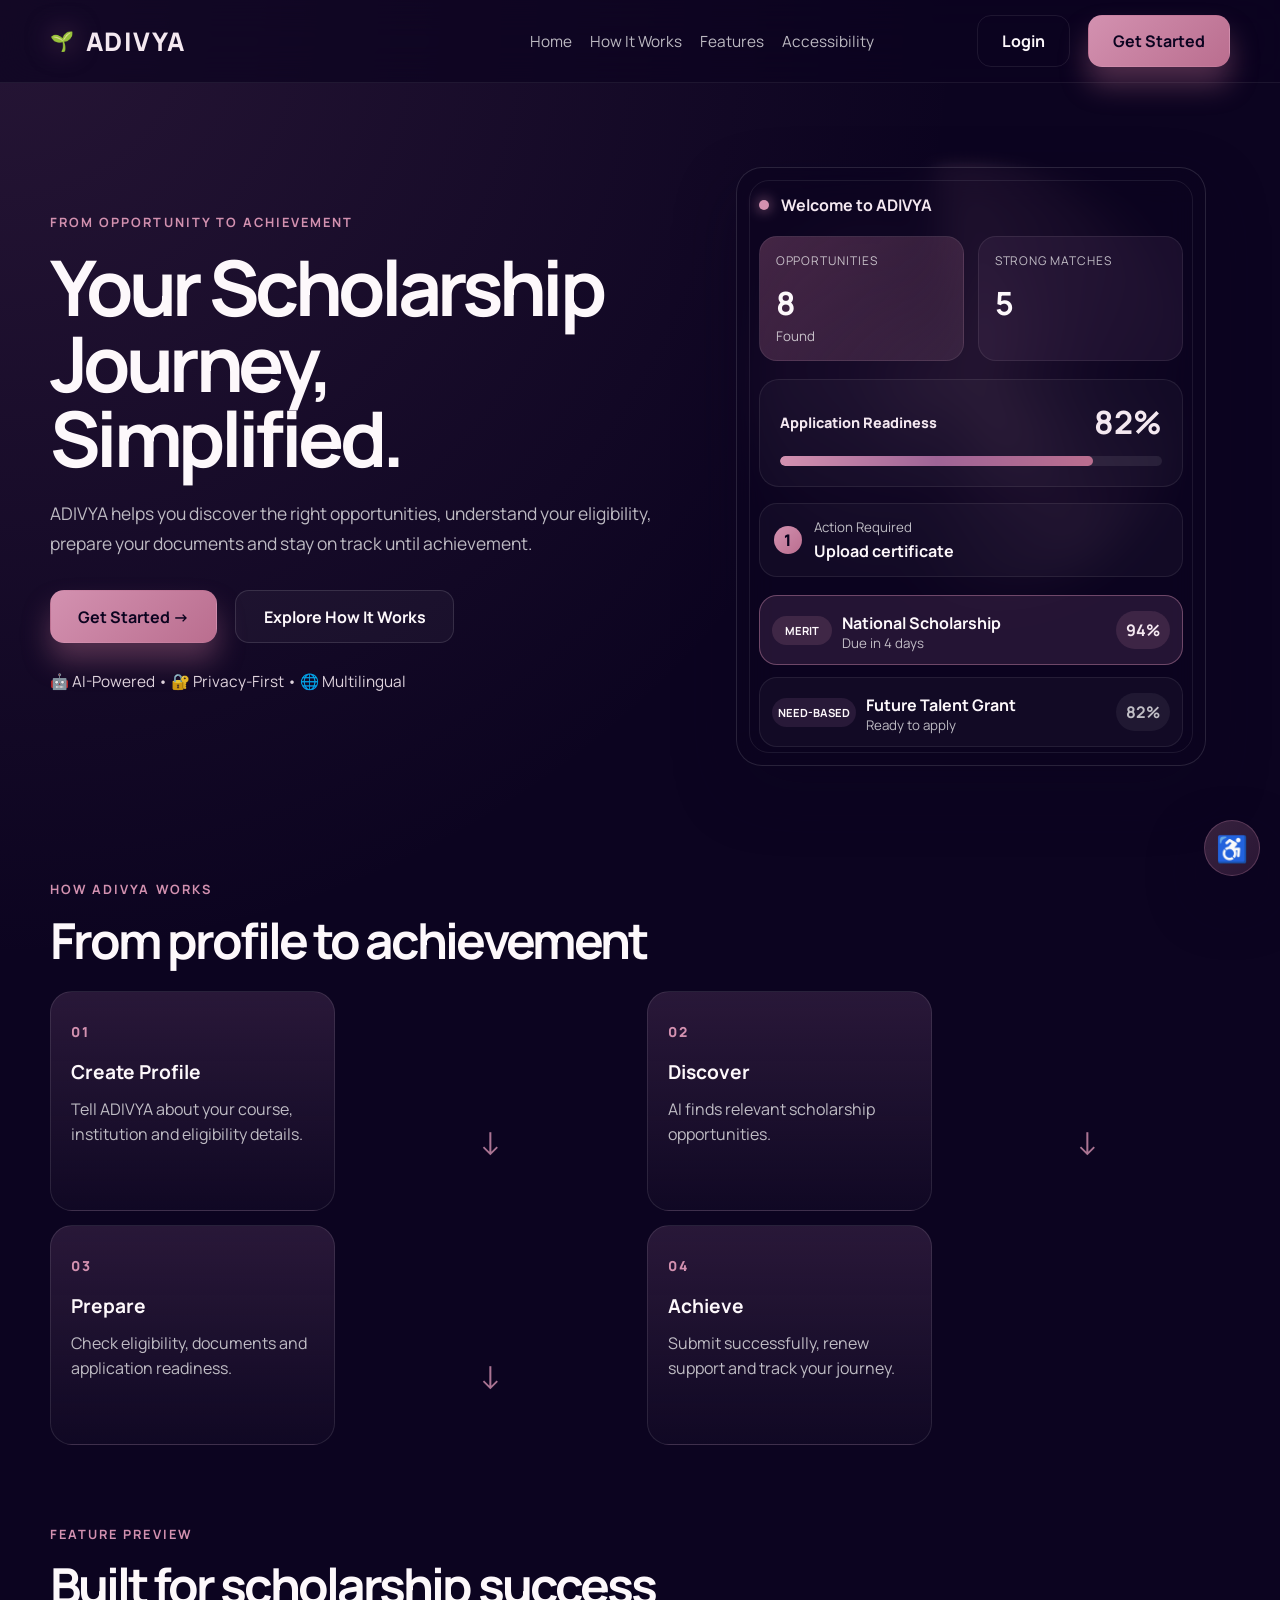
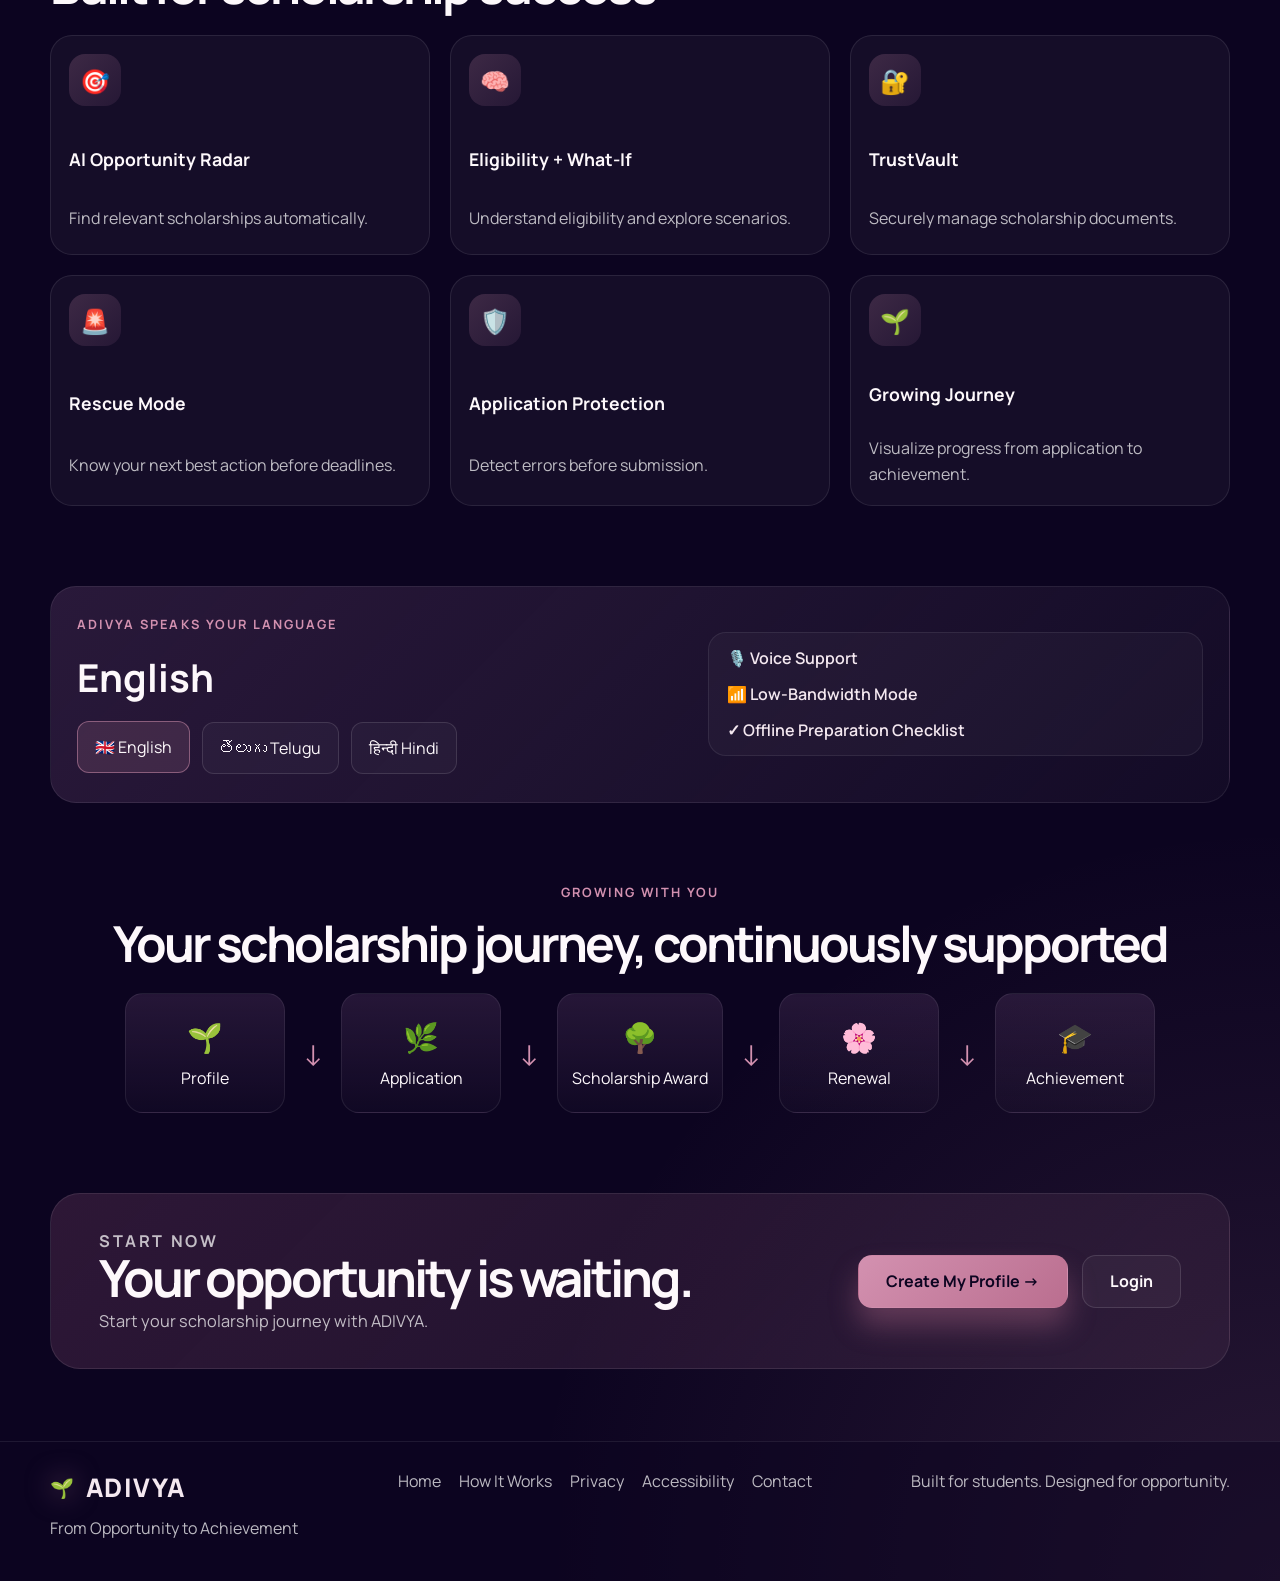
<file: Adivya1/index.html>
<!DOCTYPE html>
<html lang="en">
  <head>
    <meta charset="UTF-8" />
    <meta name="viewport" content="width=device-width, initial-scale=1.0" />
    <meta
      name="description"
      content="ADIVYA is an AI-powered scholarship success companion that helps students discover, prepare, and track scholarship opportunities."
    />
    <title>ADIVYA | From Opportunity to Achievement</title>
    <link rel="preconnect" href="https://fonts.googleapis.com" />
    <link rel="preconnect" href="https://fonts.gstatic.com" crossorigin />
    <link
      href="https://fonts.googleapis.com/css2?family=Manrope:wght@400;500;600;700;800&display=swap"
      rel="stylesheet"
    />
    <link rel="stylesheet" href="styles.css" />
  </head>
  <body>
    <div class="page-shell">
      <header class="site-header">
        <nav class="navbar container" aria-label="Main navigation">
          <a class="brand" href="index.html" aria-label="ADIVYA home">
            <span class="brand-mark">🌱</span>
            <span>ADIVYA</span>
          </a>

          <button class="nav-toggle" aria-label="Toggle navigation" aria-expanded="false">
            <span></span>
            <span></span>
            <span></span>
          </button>

          <div class="nav-group">
            <div class="nav-links">
              <a href="index.html">Home</a>
              <a href="#how-it-works">How It Works</a>
              <a href="#features">Features</a>
              <a href="#accessibility">Accessibility</a>
            </div>

            <div class="nav-actions">
              <a href="login.html" class="btn btn-ghost">Login</a>
              <a href="signup.html" class="btn btn-primary">Get Started</a>
            </div>
          </div>
        </nav>
      </header>

      <main>
        <section class="hero container" id="home">
          <div class="hero-copy">
            <p class="eyebrow">From Opportunity to Achievement</p>
            <h1>Your Scholarship Journey,<br />Simplified.</h1>
            <p class="hero-text">
              ADIVYA helps you discover the right opportunities, understand your eligibility,
              prepare your documents and stay on track until achievement.
            </p>

            <div class="cta-row">
              <a href="signup.html" class="btn btn-primary large">Get Started →</a>
              <a href="#how-it-works" class="btn btn-secondary large">Explore How It Works</a>
            </div>

            <p class="trust-line">🤖 AI-Powered  •  🔐 Privacy-First  •  🌐 Multilingual</p>
          </div>

          <div class="hero-visual" aria-label="ADIVYA scholarship dashboard preview">
            <div class="radar-glow"></div>
            <div class="dashboard-card">
              <div class="dashboard-top">
                <span class="status-dot"></span>
                <span>Welcome to ADIVYA</span>
              </div>

              <div class="stats-grid">
                <div class="mini-stat accent">
                  <span class="stat-label">Opportunities</span>
                  <strong>8</strong>
                  <small>Found</small>
                </div>
                <div class="mini-stat">
                  <span class="stat-label">Strong Matches</span>
                  <strong>5</strong>
                </div>
              </div>

              <div class="readiness-box">
                <div class="readiness-header">
                  <span>Application Readiness</span>
                  <strong>82%</strong>
                </div>
                <div class="progress-bar">
                  <span></span>
                </div>
              </div>

              <div class="alert-box">
                <span class="alert-badge">1</span>
                <div>
                  <small>Action Required</small>
                  <strong>Upload certificate</strong>
                </div>
              </div>

              <div class="scholarship-list">
                <div class="scholarship-item active">
                  <div class="item-pill">Merit</div>
                  <div>
                    <strong>National Scholarship</strong>
                    <small>Due in 4 days</small>
                  </div>
                  <span class="tag">94%</span>
                </div>
                <div class="scholarship-item">
                  <div class="item-pill alt">Need-based</div>
                  <div>
                    <strong>Future Talent Grant</strong>
                    <small>Ready to apply</small>
                  </div>
                  <span class="tag muted">82%</span>
                </div>
              </div>
            </div>
          </div>
        </section>

        <section class="journey container" id="how-it-works">
          <div class="section-heading">
            <p class="eyebrow">How ADIVYA Works</p>
            <h2>From profile to achievement</h2>
          </div>

          <div class="step-flow">
            <div class="step-card">
              <span class="step-number">01</span>
              <h3>Create Profile</h3>
              <p>Tell ADIVYA about your course, institution and eligibility details.</p>
            </div>
            <div class="step-arrow" aria-hidden="true">↓</div>
            <div class="step-card">
              <span class="step-number">02</span>
              <h3>Discover</h3>
              <p>AI finds relevant scholarship opportunities.</p>
            </div>
            <div class="step-arrow" aria-hidden="true">↓</div>
            <div class="step-card">
              <span class="step-number">03</span>
              <h3>Prepare</h3>
              <p>Check eligibility, documents and application readiness.</p>
            </div>
            <div class="step-arrow" aria-hidden="true">↓</div>
            <div class="step-card">
              <span class="step-number">04</span>
              <h3>Achieve</h3>
              <p>Submit successfully, renew support and track your journey.</p>
            </div>
          </div>
        </section>

        <section class="features container" id="features">
          <div class="section-heading">
            <p class="eyebrow">Feature Preview</p>
            <h2>Built for scholarship success</h2>
          </div>

          <div class="feature-grid">
            <article class="feature-card">
              <div class="feature-icon">🎯</div>
              <h3>AI Opportunity Radar</h3>
              <p>Find relevant scholarships automatically.</p>
            </article>
            <article class="feature-card">
              <div class="feature-icon">🧠</div>
              <h3>Eligibility + What-If</h3>
              <p>Understand eligibility and explore scenarios.</p>
            </article>
            <article class="feature-card">
              <div class="feature-icon">🔐</div>
              <h3>TrustVault</h3>
              <p>Securely manage scholarship documents.</p>
            </article>
            <article class="feature-card">
              <div class="feature-icon">🚨</div>
              <h3>Rescue Mode</h3>
              <p>Know your next best action before deadlines.</p>
            </article>
            <article class="feature-card">
              <div class="feature-icon">🛡️</div>
              <h3>Application Protection</h3>
              <p>Detect errors before submission.</p>
            </article>
            <article class="feature-card">
              <div class="feature-icon">🌱</div>
              <h3>Growing Journey</h3>
              <p>Visualize progress from application to achievement.</p>
            </article>
          </div>
        </section>

        <section class="language-section container" id="accessibility">
          <div class="language-box">
            <div class="language-copy">
              <p class="eyebrow">ADIVYA SPEAKS YOUR LANGUAGE</p>
              <h2 class="lang-display">English</h2>
              <div class="language-selector" aria-label="Language selector">
                <button class="lang-option active" type="button" data-lang="English" data-flag="🇬🇧">
                  🇬🇧 English
                </button>
                <button class="lang-option" type="button" data-lang="తెలుగు" data-flag="🇮🇳">
                  తెలుగు Telugu
                </button>
                <button class="lang-option" type="button" data-lang="हिन्दी" data-flag="🇮🇳">
                  हिन्दी Hindi
                </button>
              </div>
            </div>

            <div class="support-grid" aria-label="Accessibility support list">
              <span>🎙️ Voice Support</span>
              <span>📶 Low-Bandwidth Mode</span>
              <span>✓ Offline Preparation Checklist</span>
            </div>
          </div>
        </section>

        <section class="tree-preview container">
          <div class="section-heading center">
            <p class="eyebrow">Growing with you</p>
            <h2>Your scholarship journey, continuously supported</h2>
          </div>

          <div class="tree-journey" aria-label="Scholarship lifecycle journey">
            <div class="tree-node">
              <span class="node-icon">🌱</span>
              <span>Profile</span>
            </div>
            <div class="tree-connector">↓</div>
            <div class="tree-node">
              <span class="node-icon">🌿</span>
              <span>Application</span>
            </div>
            <div class="tree-connector">↓</div>
            <div class="tree-node">
              <span class="node-icon">🌳</span>
              <span>Scholarship Award</span>
            </div>
            <div class="tree-connector">↓</div>
            <div class="tree-node">
              <span class="node-icon">🌸</span>
              <span>Renewal</span>
            </div>
            <div class="tree-connector">↓</div>
            <div class="tree-node">
              <span class="node-icon">🎓</span>
              <span>Achievement</span>
            </div>
          </div>
        </section>

        <section class="final-cta container">
          <div class="cta-panel">
            <div>
              <p class="eyebrow">Start now</p>
              <h2>Your opportunity is waiting.</h2>
              <p>Start your scholarship journey with ADIVYA.</p>
            </div>

            <div class="cta-actions">
              <a href="signup.html" class="btn btn-primary large">Create My Profile →</a>
              <a href="login.html" class="btn btn-secondary large">Login</a>
            </div>
          </div>
        </section>
      </main>

      <footer class="site-footer">
        <div class="container footer-inner">
          <div>
            <div class="brand footer-brand">
              <span class="brand-mark">🌱</span>
              <span>ADIVYA</span>
            </div>
            <p class="tagline">From Opportunity to Achievement</p>
          </div>

          <div class="footer-links">
            <a href="index.html">Home</a>
            <a href="#how-it-works">How It Works</a>
            <a href="#">Privacy</a>
            <a href="#accessibility">Accessibility</a>
            <a href="#">Contact</a>
          </div>

          <p class="footer-note">Built for students. Designed for opportunity.</p>
        </div>
      </footer>
    </div>

    <script src="script.js"></script>
  </body>
</html>
</file>
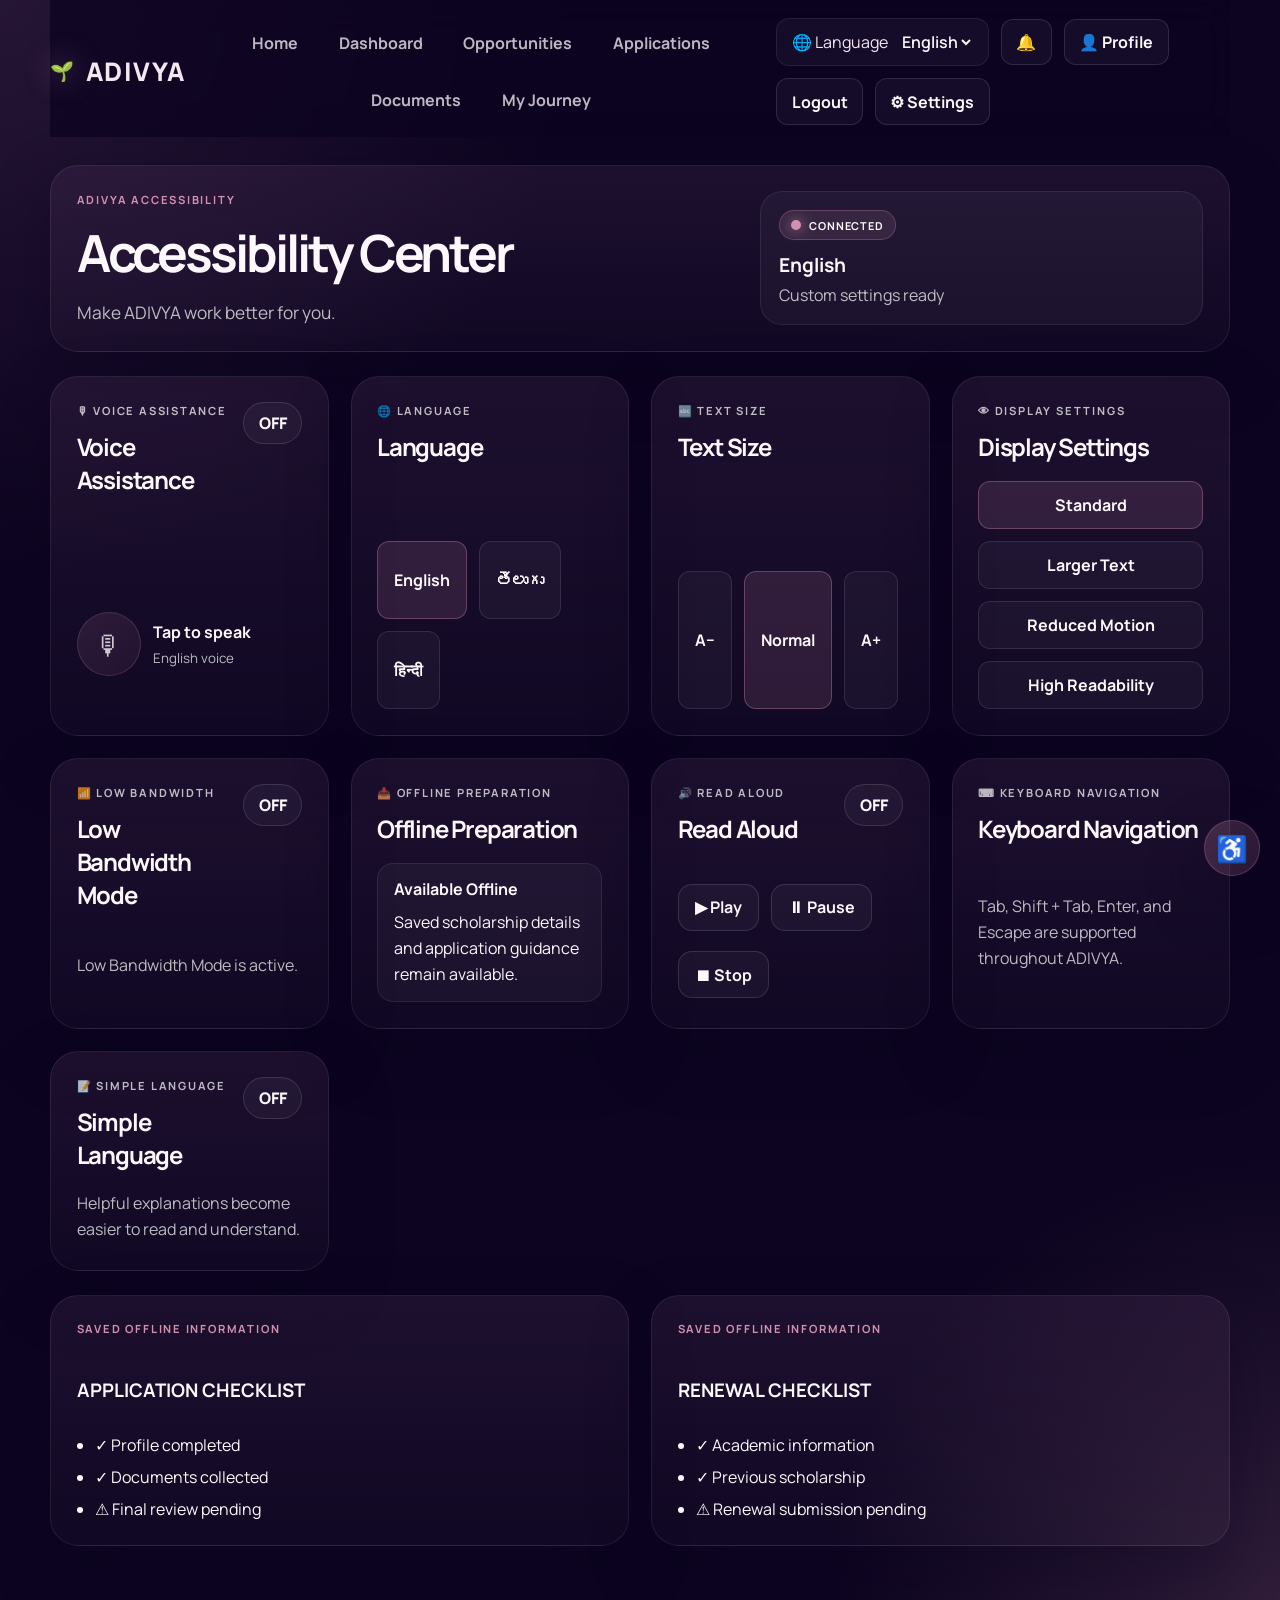
<file: Adivya1/accessibility.html>
<!DOCTYPE html>
<html lang="en">
  <head>
    <meta charset="UTF-8" />
    <meta name="viewport" content="width=device-width, initial-scale=1.0" />
    <title>ADIVYA | Accessibility Center</title>
    <link rel="preconnect" href="https://fonts.googleapis.com" />
    <link rel="preconnect" href="https://fonts.gstatic.com" crossorigin />
    <link href="https://fonts.googleapis.com/css2?family=Manrope:wght@400;500;600;700;800&display=swap" rel="stylesheet" />
    <link rel="stylesheet" href="styles.css" />
  </head>
  <body class="accessibility-page">
    <div class="accessibility-shell">
      <header class="dashboard-header container">
        <div class="brand" aria-label="ADIVYA home">
          <span class="brand-mark">🌱</span>
          <span>ADIVYA</span>
        </div>

        <nav class="dashboard-nav" aria-label="Main navigation">
          <button type="button" class="nav-item" data-nav="home">Home</button>
          <button type="button" class="nav-item" data-nav="dashboard">Dashboard</button>
          <button type="button" class="nav-item" data-nav="opportunities">Opportunities</button>
          <button type="button" class="nav-item" data-nav="applications">Applications</button>
          <button type="button" class="nav-item" data-nav="documents">Documents</button>
          <button type="button" class="nav-item" data-nav="journey">My Journey</button>
        </nav>

        <div class="dashboard-tools">
          <label class="language-mini" aria-label="Language selector">
            <span>🌐 Language</span>
            <select id="accessibilityLanguage">
              <option value="en">English</option>
              <option value="te">తెలుగు</option>
              <option value="hi">हिन्दी</option>
            </select>
          </label>
          <button type="button" class="icon-button notification-toggle" aria-label="Notifications">🔔</button>
          <button type="button" class="profile-pill" id="profileEditButton">👤 Profile</button>
          <button type="button" class="logout-button" id="logoutButton">Logout</button>
        </div>
      </header>

      <main class="container accessibility-main">
        <section class="card accessibility-hero">
          <div class="accessibility-hero-copy">
            <p class="eyebrow small">ADIVYA ACCESSIBILITY</p>
            <h1>Accessibility Center</h1>
            <p>Make ADIVYA work better for you.</p>
          </div>

          <div class="accessibility-status card-soft" id="accessibilityStatusCard">
            <div class="status-pill"><span class="status-dot"></span> Connected</div>
            <div class="status-metadata">
              <strong id="accessibilityLanguageStatus">English</strong>
              <span id="accessibilitySummary">Voice on • Low bandwidth on</span>
            </div>
          </div>
        </section>

        <section class="accessibility-grid">
          <article class="feature-card card" data-access-card="voice">
            <div class="feature-header">
              <div>
                <p class="eyebrow small">🎙 Voice Assistance</p>
                <h3>Voice Assistance</h3>
              </div>
              <button type="button" class="toggle-button" data-access-toggle="voiceEnabled" aria-pressed="false">
                ON
              </button>
            </div>
            <div class="voice-console">
              <button type="button" class="voice-mic" id="voiceMicButton" aria-label="Tap to speak">🎙</button>
              <div class="voice-console-copy">
                <strong id="voiceStateLabel">Tap to speak</strong>
                <small id="voiceLanguageLabel">English voice</small>
              </div>
            </div>
          </article>

          <article class="feature-card card" data-access-card="language">
            <div class="feature-header">
              <div>
                <p class="eyebrow small">🌐 Language</p>
                <h3>Language</h3>
              </div>
            </div>
            <div class="option-list">
              <button type="button" class="chip-button active" data-language-option="en">English</button>
              <button type="button" class="chip-button" data-language-option="te">తెలుగు</button>
              <button type="button" class="chip-button" data-language-option="hi">हिन्दी</button>
            </div>
          </article>

          <article class="feature-card card" data-access-card="text-size">
            <div class="feature-header">
              <div>
                <p class="eyebrow small">🔤 Text Size</p>
                <h3>Text Size</h3>
              </div>
            </div>
            <div class="option-list">
              <button type="button" class="chip-button" data-text-size="small">A−</button>
              <button type="button" class="chip-button active" data-text-size="normal">Normal</button>
              <button type="button" class="chip-button" data-text-size="large">A+</button>
            </div>
          </article>

          <article class="feature-card card" data-access-card="display-settings">
            <div class="feature-header">
              <div>
                <p class="eyebrow small">👁 Display Settings</p>
                <h3>Display Settings</h3>
              </div>
            </div>
            <div class="option-list stacked">
              <button type="button" class="chip-button active" data-display-mode="standard">Standard</button>
              <button type="button" class="chip-button" data-display-mode="large-text">Larger Text</button>
              <button type="button" class="chip-button" data-display-mode="reduced-motion">Reduced Motion</button>
              <button type="button" class="chip-button" data-display-mode="high-readability">High Readability</button>
            </div>
          </article>

          <article class="feature-card card" data-access-card="low-bandwidth">
            <div class="feature-header">
              <div>
                <p class="eyebrow small">📶 Low Bandwidth</p>
                <h3>Low Bandwidth Mode</h3>
              </div>
              <button type="button" class="toggle-button" data-access-toggle="lowBandwidth" aria-pressed="false">
                OFF
              </button>
            </div>
            <p class="feature-note">Low Bandwidth Mode is active.</p>
          </article>

          <article class="feature-card card" data-access-card="offline">
            <div class="feature-header">
              <div>
                <p class="eyebrow small">📥 Offline Preparation</p>
                <h3>Offline Preparation</h3>
              </div>
            </div>
            <div class="offline-box">
              <strong>Available Offline</strong>
              <p>Saved scholarship details and application guidance remain available.</p>
            </div>
          </article>

          <article class="feature-card card" data-access-card="read-aloud">
            <div class="feature-header">
              <div>
                <p class="eyebrow small">🔊 Read Aloud</p>
                <h3>Read Aloud</h3>
              </div>
              <button type="button" class="toggle-button" data-access-toggle="readAloudEnabled" aria-pressed="false">
                OFF
              </button>
            </div>
            <div class="speech-controls">
              <button type="button" class="small-btn btn btn-secondary" data-read-target="Scholarship Eligibility">▶ Play</button>
              <button type="button" class="small-btn btn btn-secondary" data-read-target="Required Documents">⏸ Pause</button>
              <button type="button" class="small-btn btn btn-secondary" data-read-target="Next Action">⏹ Stop</button>
            </div>
          </article>

          <article class="feature-card card" data-access-card="keyboard">
            <div class="feature-header">
              <div>
                <p class="eyebrow small">⌨ Keyboard Navigation</p>
                <h3>Keyboard Navigation</h3>
              </div>
            </div>
            <p class="feature-note">Tab, Shift + Tab, Enter, and Escape are supported throughout ADIVYA.</p>
          </article>

          <article class="feature-card card" data-access-card="simple-language">
            <div class="feature-header">
              <div>
                <p class="eyebrow small">📝 Simple Language</p>
                <h3>Simple Language</h3>
              </div>
              <button type="button" class="toggle-button" data-access-toggle="simpleLanguage" aria-pressed="false">OFF</button>
            </div>
            <p class="feature-note">Helpful explanations become easier to read and understand.</p>
          </article>
        </section>

        <section class="accessibility-bottom">
          <div class="offline-card card">
            <p class="eyebrow small">Saved Offline Information</p>
            <h3>APPLICATION CHECKLIST</h3>
            <ul>
              <li>✓ Profile completed</li>
              <li>✓ Documents collected</li>
              <li>⚠ Final review pending</li>
            </ul>
          </div>

          <div class="offline-card card">
            <p class="eyebrow small">Saved Offline Information</p>
            <h3>RENEWAL CHECKLIST</h3>
            <ul>
              <li>✓ Academic information</li>
              <li>✓ Previous scholarship</li>
              <li>⚠ Renewal submission pending</li>
            </ul>
          </div>
        </section>
      </main>
    </div>

    <script src="script.js"></script>
  </body>
</html>
</file>
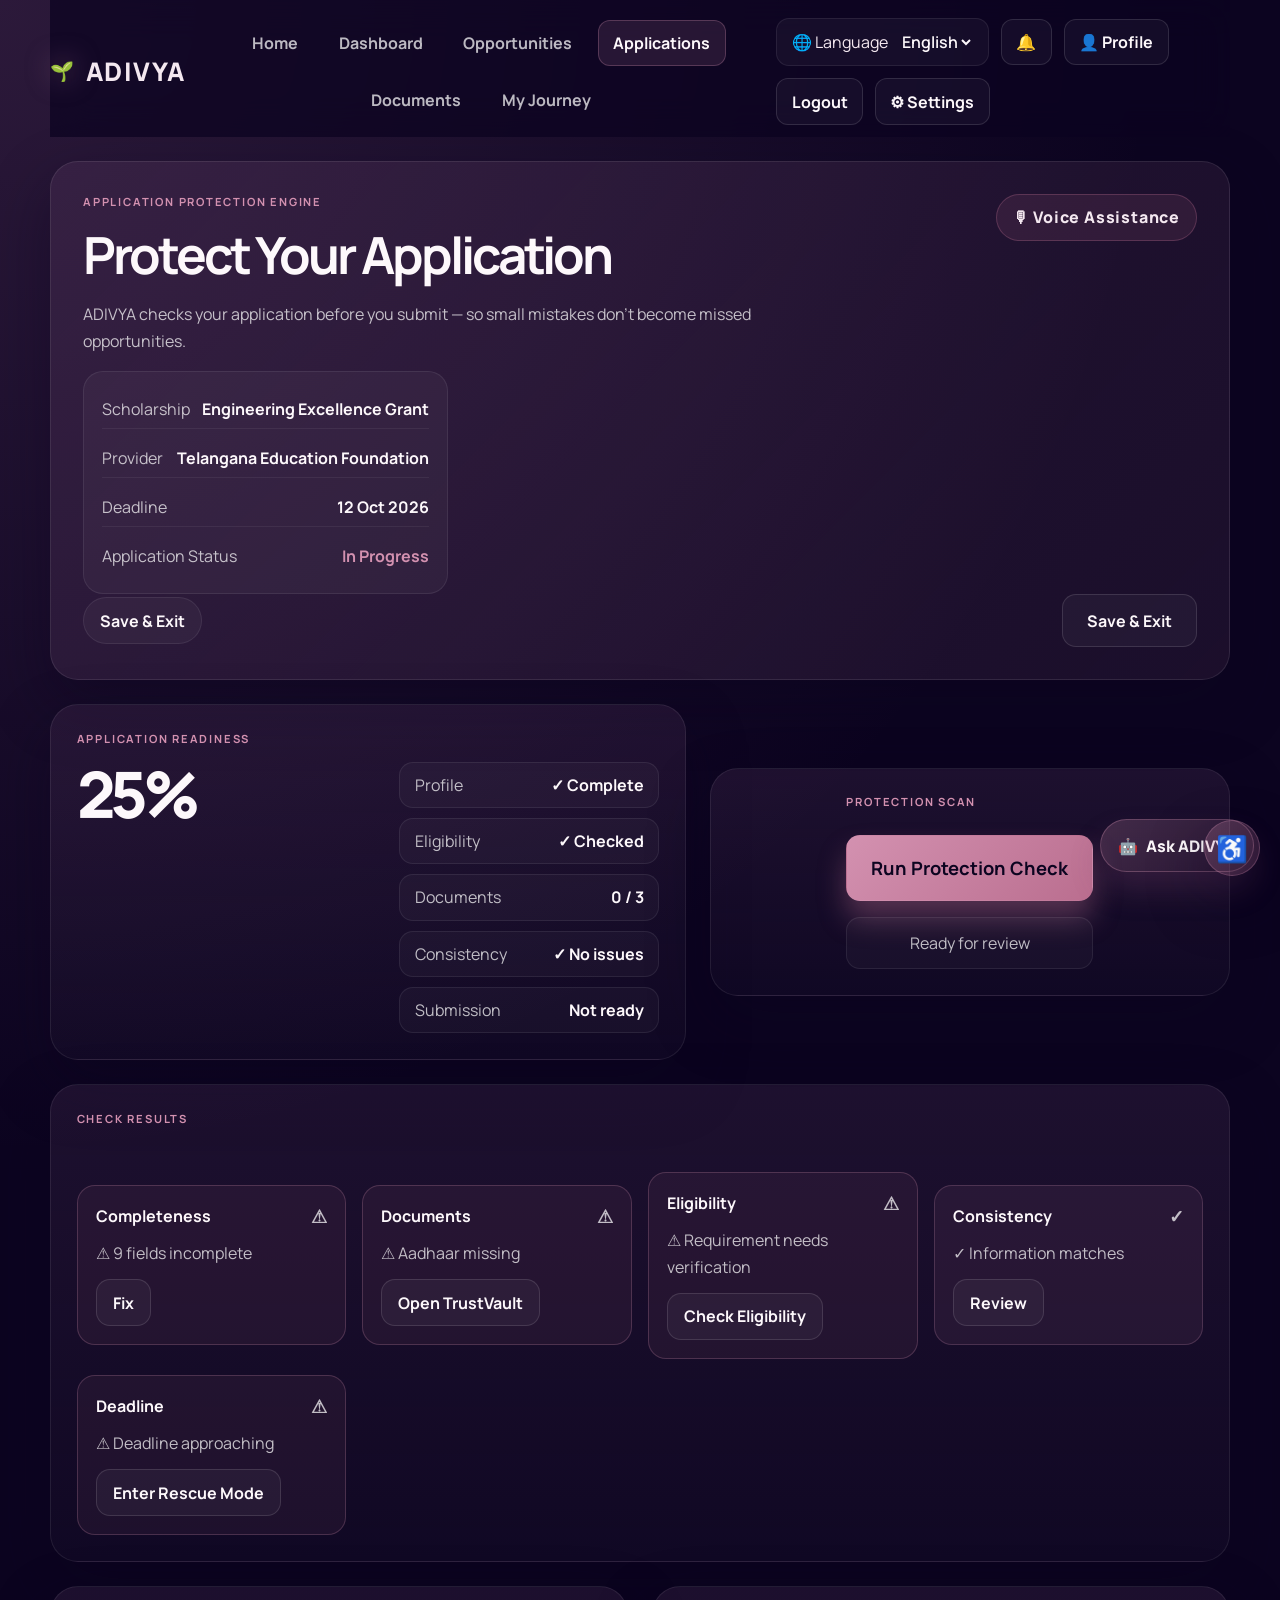
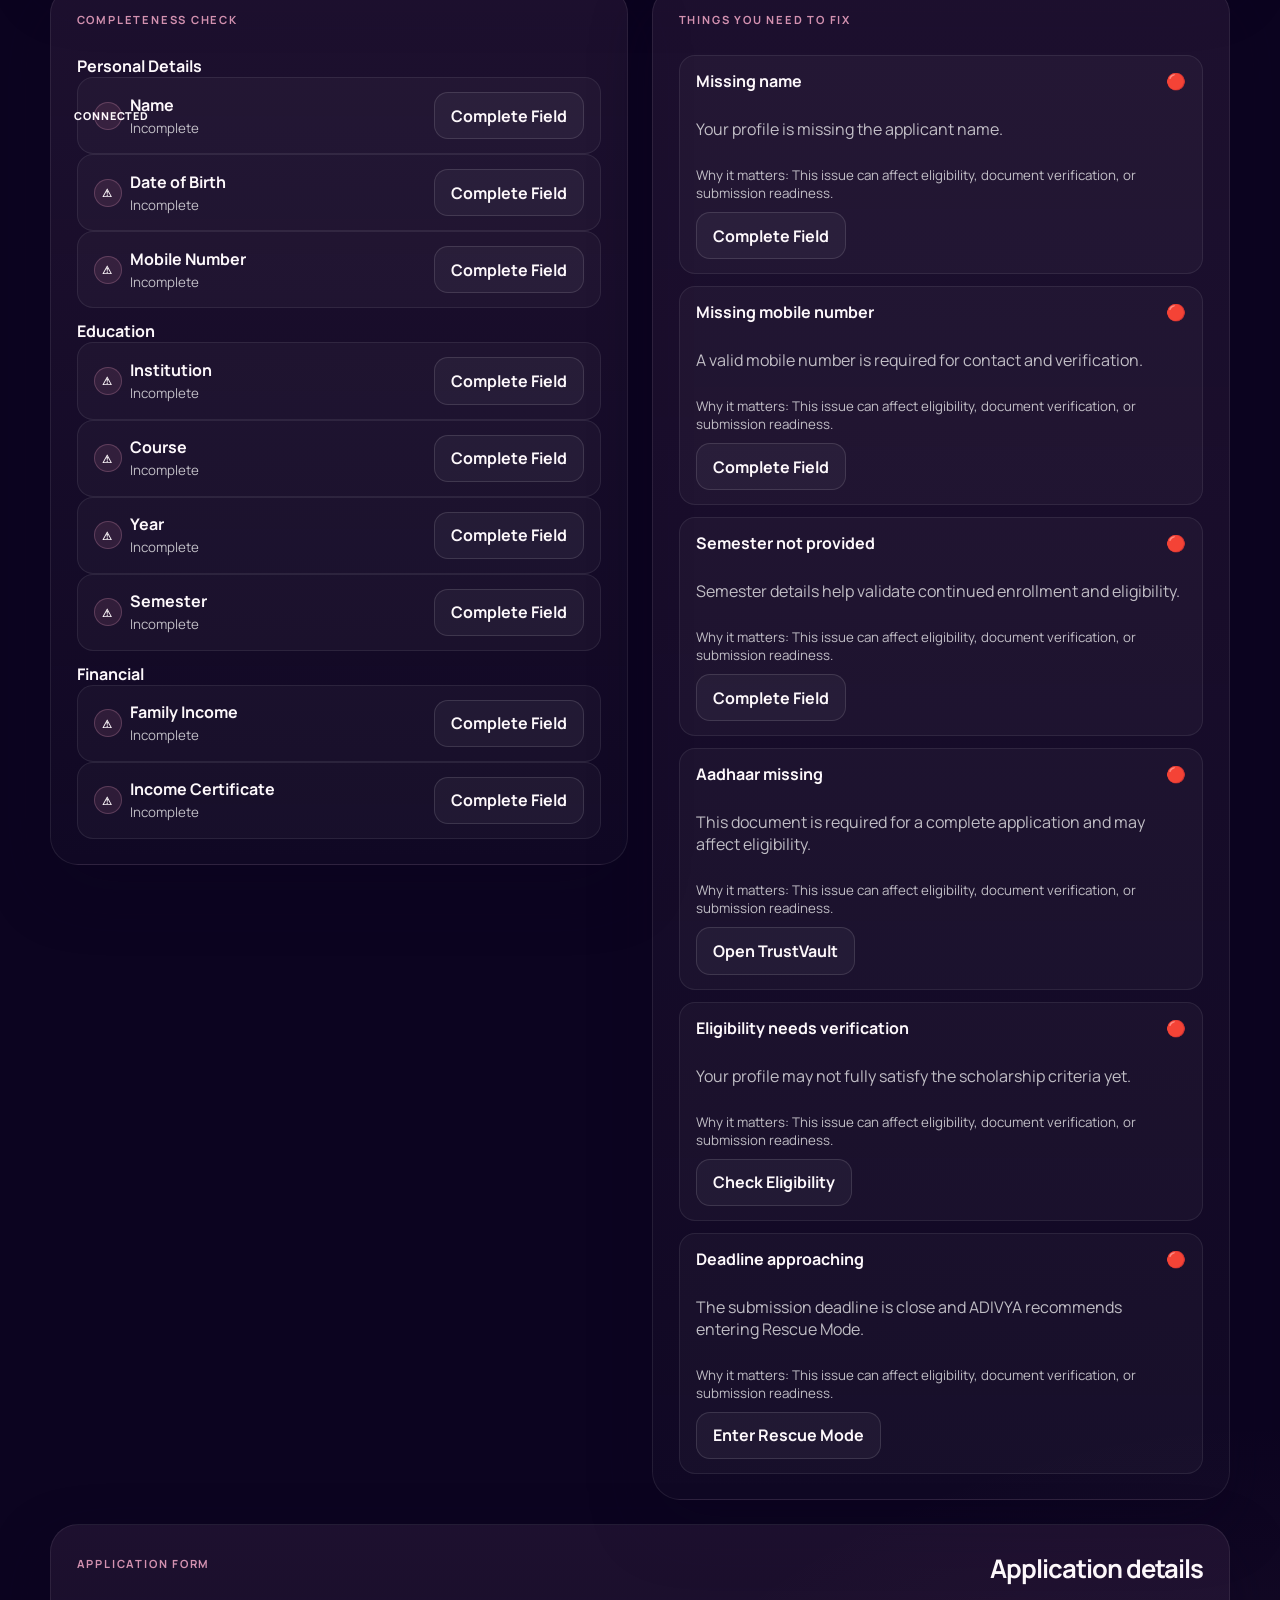
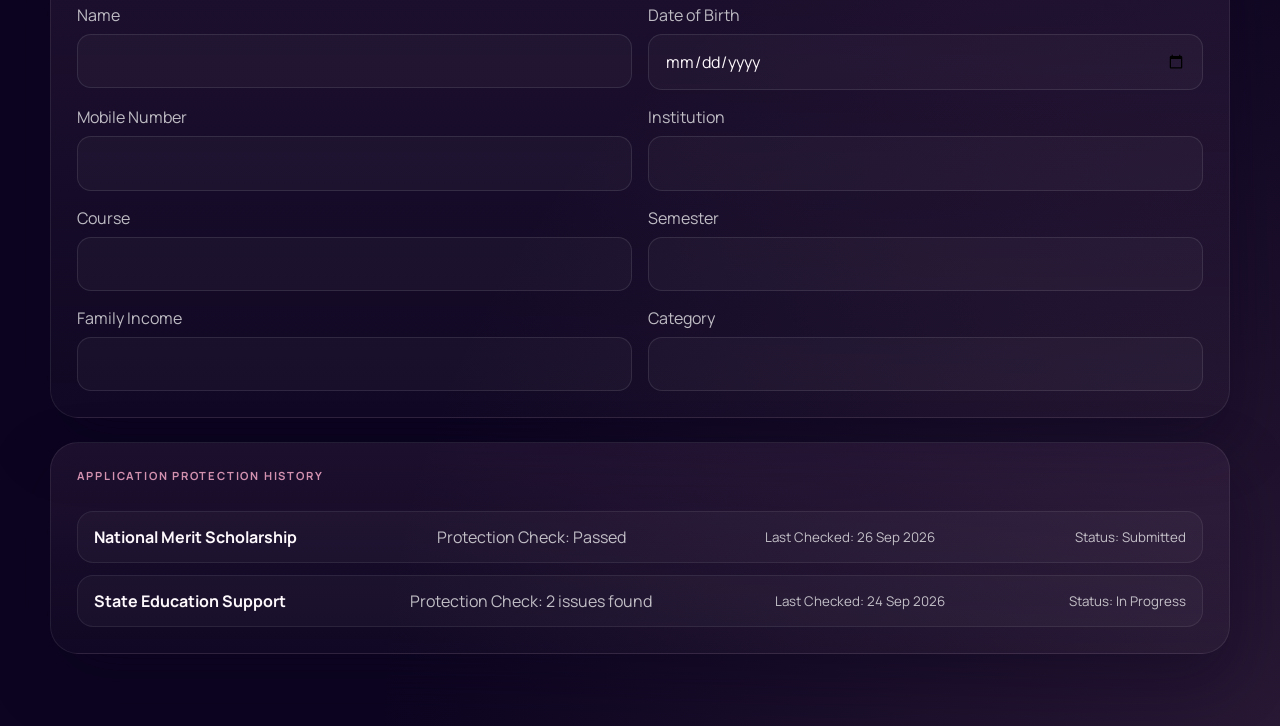
<file: Adivya1/applications.html>
<!DOCTYPE html>
<html lang="en">
  <head>
    <meta charset="UTF-8" />
    <meta name="viewport" content="width=device-width, initial-scale=1.0" />
    <title>ADIVYA | Application Protection</title>
    <link rel="preconnect" href="https://fonts.googleapis.com" />
    <link rel="preconnect" href="https://fonts.gstatic.com" crossorigin />
    <link href="https://fonts.googleapis.com/css2?family=Manrope:wght@400;500;600;700;800&display=swap" rel="stylesheet" />
    <link rel="stylesheet" href="styles.css" />
  </head>
  <body class="applications-page">
    <div class="application-shell">
      <header class="dashboard-header container">
        <div class="brand" aria-label="ADIVYA home">
          <span class="brand-mark">🌱</span>
          <span>ADIVYA</span>
        </div>

        <nav class="dashboard-nav" aria-label="Main navigation">
          <button type="button" class="nav-item" data-nav="home">Home</button>
          <button type="button" class="nav-item" data-nav="dashboard">Dashboard</button>
          <button type="button" class="nav-item" data-nav="opportunities">Opportunities</button>
          <button type="button" class="nav-item active" data-nav="applications">Applications</button>
          <button type="button" class="nav-item" data-nav="documents">Documents</button>
          <button type="button" class="nav-item" data-nav="journey">My Journey</button>
        </nav>

        <div class="dashboard-tools">
          <label class="language-mini" aria-label="Language selector">
            <span>🌐 Language</span>
            <select id="applicationLanguage">
              <option value="en">English</option>
              <option value="te">తెలుగు</option>
              <option value="hi">हिन्दी</option>
            </select>
          </label>
          <button type="button" class="icon-button notification-toggle" aria-label="Notifications">
            🔔
            <span class="notification-badge" id="notificationBadge">0</span>
          </button>
          <button type="button" class="profile-pill" id="profileEditButton">👤 Profile</button>
          <button type="button" class="logout-button" id="logoutButton">Logout</button>
        </div>
      </header>

      <main class="container application-main">
        <section class="card app-hero">
          <div class="app-header-top">
            <div>
              <p class="eyebrow small">APPLICATION PROTECTION ENGINE</p>
              <h1>Protect Your Application</h1>
              <p class="app-subtitle">ADIVYA checks your application before you submit — so small mistakes don’t become missed opportunities.</p>
            </div>
            <div class="voice-tag">🎙 Voice Assistance</div>
            <div class="application-meta-card">
              <div class="meta-row">
                <span>Scholarship</span>
                <strong id="scholarshipNameMeta">—</strong>
              </div>
              <div class="meta-row">
                <span>Provider</span>
                <strong id="providerMeta">—</strong>
              </div>
              <div class="meta-row">
                <span>Deadline</span>
                <strong id="deadlineMeta">—</strong>
              </div>
              <div class="meta-row status-row">
                <span>Application Status</span>
                <strong id="applicationStatusMeta">In Progress</strong>
              </div>
            </div>
          </div>

          <div class="header-actions">
            <div class="meta-pill">Save &amp; Exit</div>
            <button type="button" class="btn btn-secondary" id="saveApplicationButton">Save &amp; Exit</button>
          </div>
        </section>

        <section class="readiness-grid">
          <article class="card readiness-card">
            <p class="eyebrow small">APPLICATION READINESS</p>
            <div class="readiness-display">
              <div class="readiness-score" id="readinessScore">86%</div>
              <div class="readiness-details" id="readinessDetails">
                <div class="mini-row"><span>Profile</span><strong>✓ Complete</strong></div>
                <div class="mini-row"><span>Eligibility</span><strong>✓ Checked</strong></div>
                <div class="mini-row"><span>Documents</span><strong id="documentReadinessValue">8 / 8</strong></div>
                <div class="mini-row"><span>Consistency</span><strong id="consistencyStatusValue">⚠ 1 issue</strong></div>
                <div class="mini-row"><span>Submission</span><strong id="submissionStatusValue">Not ready</strong></div>
              </div>
            </div>
          </article>

          <article class="card scan-card">
            <p class="eyebrow small">PROTECTION SCAN</p>
            <button type="button" class="btn btn-primary huge-btn" id="runProtectionButton">Run Protection Check</button>
            <div class="scan-sequence" id="scanSequence">
              <span>Ready for review</span>
            </div>
          </article>
        </section>

        <section class="card results-panel">
          <div class="section-head compact-head">
            <p class="eyebrow small">CHECK RESULTS</p>
          </div>
          <div id="resultsGrid" class="results-grid"></div>
        </section>

        <section class="details-grid">
          <article class="card details-card">
            <div class="section-head compact-head">
              <p class="eyebrow small">COMPLETENESS CHECK</p>
            </div>
            <div id="completenessCheck" class="check-list"></div>
          </article>

          <article class="card details-card">
            <div class="section-head compact-head">
              <p class="eyebrow small">THINGS YOU NEED TO FIX</p>
            </div>
            <div id="issueList" class="issue-list"></div>
          </article>
        </section>

        <section class="card app-form-panel">
          <div class="section-head compact-head">
            <p class="eyebrow small">APPLICATION FORM</p>
            <h3>Application details</h3>
          </div>

          <form id="applicationForm" class="application-form">
            <div class="form-grid">
              <label>
                <span>Name</span>
                <input type="text" id="fieldName" name="name" />
              </label>
              <label>
                <span>Date of Birth</span>
                <input type="date" id="fieldDob" name="dob" />
              </label>
              <label>
                <span>Mobile Number</span>
                <input type="tel" id="fieldMobile" name="mobile" />
              </label>
              <label>
                <span>Institution</span>
                <input type="text" id="fieldInstitution" name="institution" />
              </label>
              <label>
                <span>Course</span>
                <input type="text" id="fieldCourse" name="course" />
              </label>
              <label>
                <span>Semester</span>
                <input type="text" id="fieldSemester" name="semester" />
              </label>
              <label>
                <span>Family Income</span>
                <input type="text" id="fieldIncome" name="income" />
              </label>
              <label>
                <span>Category</span>
                <input type="text" id="fieldCategory" name="category" />
              </label>
            </div>
          </form>
        </section>

        <section class="card review-panel hidden" id="finalReviewCard">
          <div class="section-head compact-head">
            <p class="eyebrow small">FINAL REVIEW</p>
            <h3>Ready for review</h3>
          </div>

          <div class="review-summary-grid">
            <div class="review-item"><span>Student</span><strong id="reviewStudent">—</strong></div>
            <div class="review-item"><span>Course</span><strong id="reviewCourse">—</strong></div>
            <div class="review-item"><span>Institution</span><strong id="reviewInstitution">—</strong></div>
            <div class="review-item"><span>Scholarship</span><strong id="reviewScholarship">—</strong></div>
            <div class="review-item"><span>Amount</span><strong id="reviewAmount">—</strong></div>
            <div class="review-item"><span>Deadline</span><strong id="reviewDeadline">—</strong></div>
            <div class="review-item"><span>Documents</span><strong id="reviewDocuments">—</strong></div>
            <div class="review-item"><span>Eligibility</span><strong id="reviewEligibility">—</strong></div>
            <div class="review-item"><span>Application details</span><strong id="reviewApplication">—</strong></div>
          </div>

          <label class="confirm-box">
            <input type="checkbox" id="reviewCheckbox" />
            <span>I have reviewed my information.</span>
          </label>

          <div class="review-actions">
            <button type="button" class="btn btn-secondary" id="reviewGoBackButton">Go Back</button>
            <button type="button" class="btn btn-primary" id="continueSubmissionButton" disabled>Continue to Submission</button>
          </div>
        </section>

        <section class="card history-panel">
          <div class="section-head compact-head">
            <p class="eyebrow small">APPLICATION PROTECTION HISTORY</p>
          </div>
          <div id="applicationHistory" class="history-list"></div>
        </section>
      </main>
    </div>

    <div class="notification-panel hidden" id="notificationPanel" aria-live="polite">
      <div class="notification-header">
        <strong>ADIVYA Notifications</strong>
        <button type="button" class="close-panel" id="closeNotificationPanel">×</button>
      </div>
      <div id="notificationList"></div>
    </div>

    <button type="button" class="ai-fab" id="aiAssistantToggle" aria-label="Ask ADIVYA">
      <span>🤖</span>
      Ask ADIVYA
    </button>

    <aside class="ai-panel hidden" id="aiPanel" aria-live="polite">
      <div class="ai-header">
        <div>
          <p class="eyebrow small">ADIVYA AI</p>
          <strong>Application guidance</strong>
        </div>
        <button type="button" class="close-panel" id="closeAiPanel">×</button>
      </div>

      <div class="quick-questions">
        <button type="button" class="ai-question" data-question="Why isn't my application ready?">Why isn't my application ready?</button>
        <button type="button" class="ai-question" data-question="What is blocking submission?">What is blocking submission?</button>
        <button type="button" class="ai-question" data-question="What documents are missing?">What documents are missing?</button>
        <button type="button" class="ai-question" data-question="Why did my readiness score change?">Why did my readiness score change?</button>
        <button type="button" class="ai-question" data-question="Can I submit now?">Can I submit now?</button>
      </div>

      <div class="ai-response" id="aiResponse">ADIVYA is checking your application state and identifying the most important issue to fix first.</div>
    </aside>

    <div class="modal hidden" id="submissionModal" aria-modal="true" role="dialog">
      <div class="modal-backdrop"></div>
      <div class="modal-panel">
        <div class="modal-header">
          <h3>Submit Application?</h3>
          <button type="button" class="close-panel" data-close-modal="submissionModal">×</button>
        </div>
        <p>Please confirm that the information and documents you provided are correct.</p>
        <div class="review-actions">
          <button type="button" class="btn btn-secondary" data-close-modal="submissionModal">Go Back</button>
          <button type="button" class="btn btn-primary" id="confirmSubmitButton">Confirm Submission</button>
        </div>
      </div>
    </div>

    <script src="script.js"></script>
  </body>
</html>
</file>
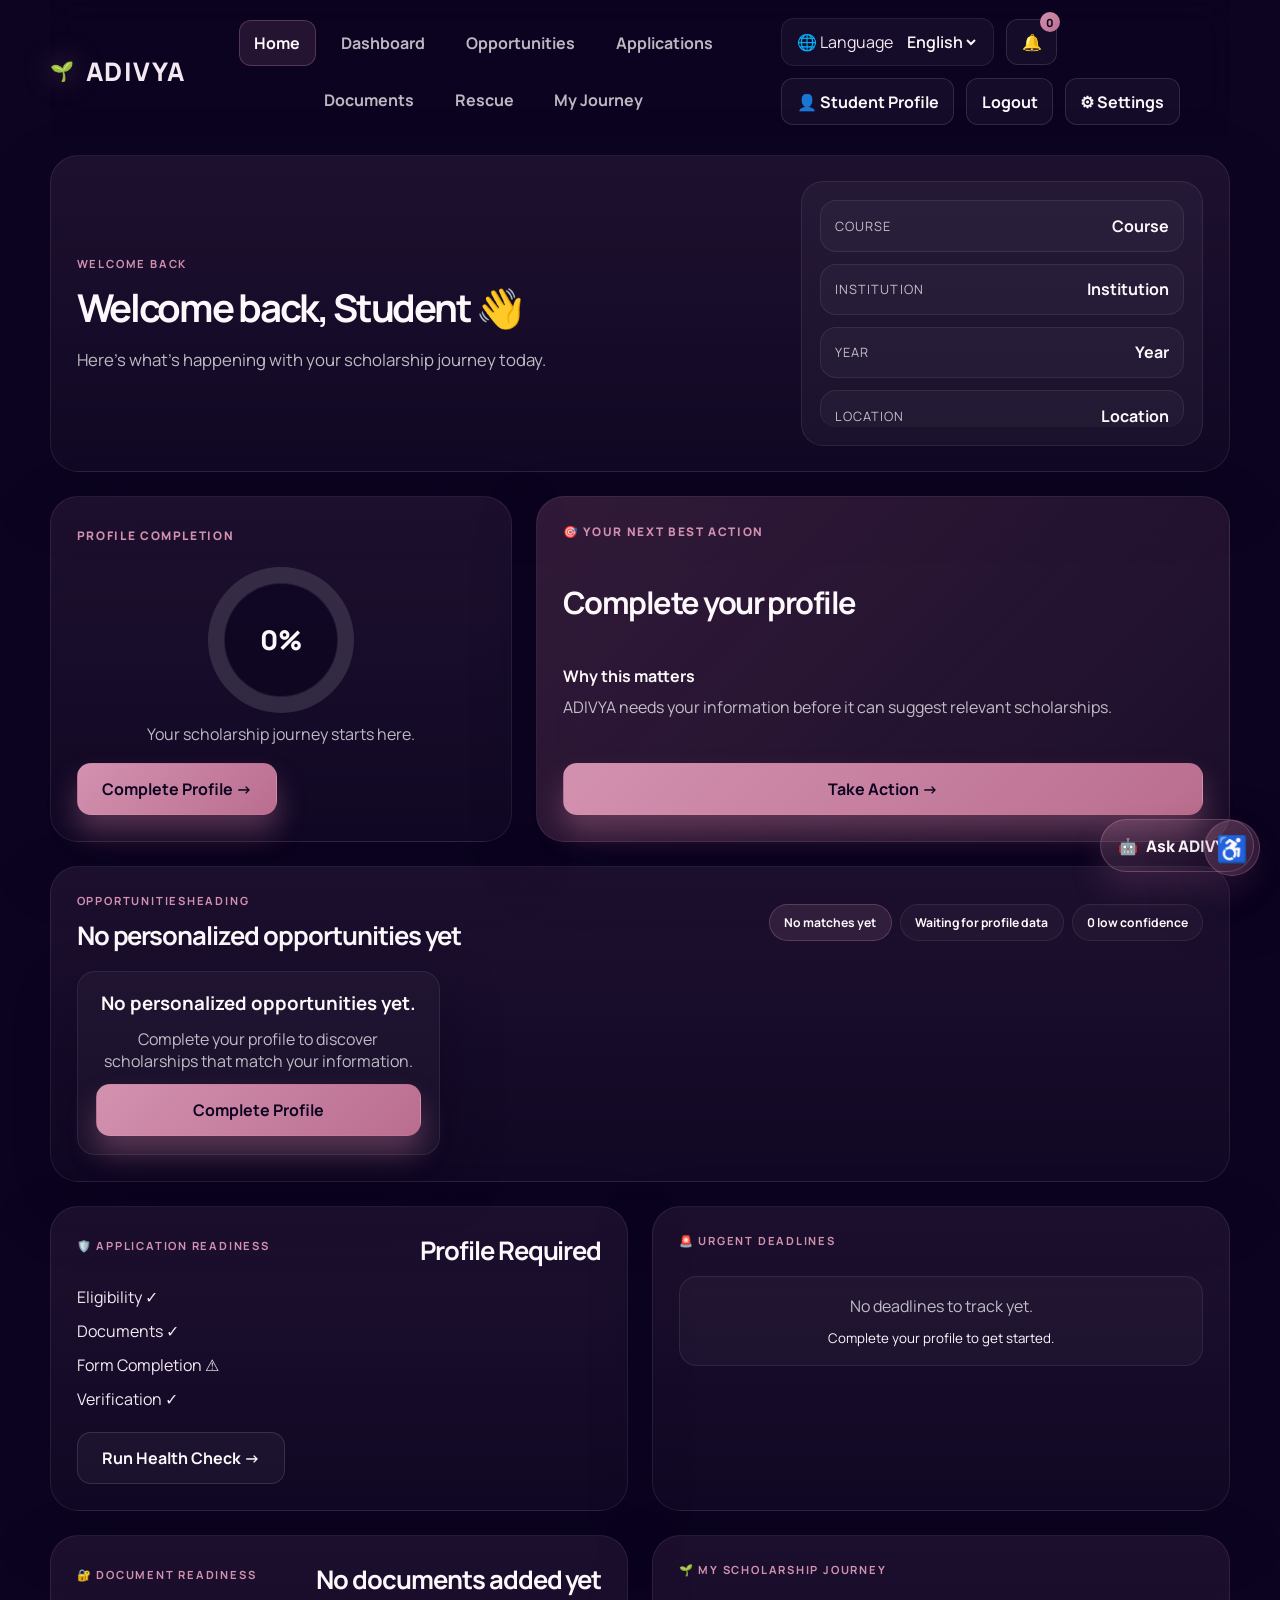
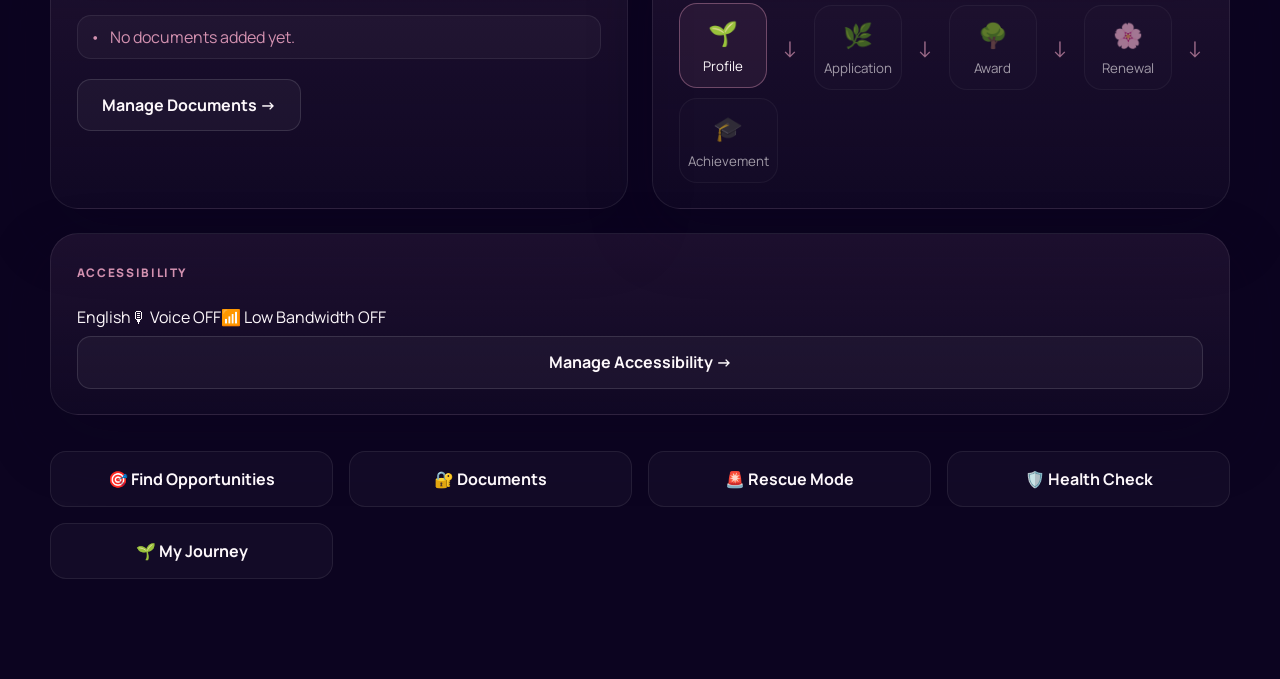
<file: Adivya1/dashboard.html>
<!DOCTYPE html>
<html lang="en">
  <head>
    <meta charset="UTF-8" />
    <meta name="viewport" content="width=device-width, initial-scale=1.0" />
    <title>ADIVYA | Personalized Dashboard</title>
    <link rel="preconnect" href="https://fonts.googleapis.com" />
    <link rel="preconnect" href="https://fonts.gstatic.com" crossorigin />
    <link href="https://fonts.googleapis.com/css2?family=Manrope:wght@400;500;600;700;800&display=swap" rel="stylesheet" />
    <link rel="stylesheet" href="styles.css" />
  </head>
  <body class="dashboard-page">
    <div class="dashboard-shell">
      <header class="dashboard-header container">
        <div class="brand" aria-label="ADIVYA home">
          <span class="brand-mark">🌱</span>
          <span>ADIVYA</span>
        </div>

        <nav class="dashboard-nav" aria-label="Main navigation">
          <button type="button" class="nav-item active" data-nav="home">Home</button>
          <button type="button" class="nav-item" data-nav="dashboard">Dashboard</button>
          <button type="button" class="nav-item" data-nav="opportunities">Opportunities</button>
          <button type="button" class="nav-item" data-nav="applications">Applications</button>
          <button type="button" class="nav-item" data-nav="documents">Documents</button>
          <button type="button" class="nav-item" data-nav="rescue">Rescue</button>
          <button type="button" class="nav-item" data-nav="journey">My Journey</button>
        </nav>

        <div class="dashboard-tools">
          <label class="language-mini" aria-label="Language selector">
            <span>🌐 Language</span>
            <select id="dashboardLanguage">
              <option value="en">English</option>
              <option value="te">తెలుగు</option>
              <option value="hi">हिन्दी</option>
            </select>
          </label>
          <button type="button" class="icon-button notification-toggle" aria-label="Notifications">
            🔔
            <span class="notification-badge" id="notificationBadge">3</span>
          </button>
          <button type="button" class="profile-pill" id="profileEditButton">👤 Student Profile</button>
          <button type="button" class="logout-button" id="logoutButton">Logout</button>
        </div>
      </header>

      <main class="dashboard-main container">
        <section class="welcome-panel card">
          <div class="welcome-copy">
            <p class="eyebrow small" data-i18n="welcomeLabel">Welcome back</p>
            <h1 id="welcomeName">Welcome back, Student 👋</h1>
            <p class="welcome-subtitle" data-i18n="welcomeSubtitle">Here’s what’s happening with your scholarship journey today.</p>
          </div>

          <div class="student-summary card-soft">
            <div class="summary-row">
              <span class="summary-label" data-i18n="courseLabel">Course</span>
              <strong id="summaryCourse">Student</strong>
            </div>
            <div class="summary-row">
              <span class="summary-label" data-i18n="institutionLabel">Institution</span>
              <strong id="summaryInstitution">Your Institution</strong>
            </div>
            <div class="summary-row">
              <span class="summary-label" data-i18n="yearLabel">Year</span>
              <strong id="summaryYear">1st Year</strong>
            </div>
            <div class="summary-row">
              <span class="summary-label" data-i18n="locationLabel">Location</span>
              <strong id="summaryLocation">India</strong>
            </div>
          </div>
        </section>

        <section class="dashboard-grid top-grid">
          <article class="card profile-card">
            <div class="card-head">
              <span class="card-kicker" data-i18n="profileCompletion">PROFILE COMPLETION</span>
            </div>

            <div class="progress-ring" id="profileProgressRing" style="--progress: 82;">
              <span id="profileCompletionValue">82%</span>
            </div>

            <p class="card-description" id="profileCompletionText">Almost ready for personalized matching</p>
            <button type="button" class="btn btn-primary" id="completeProfileBtn">Complete Profile →</button>
          </article>

          <article class="card next-action-panel accent-card">
            <p class="card-kicker" data-i18n="nextBestAction">🎯 YOUR NEXT BEST ACTION</p>
            <h2 id="nextActionTitle">Complete your scholarship profile</h2>
            <div class="action-meta">
              <strong data-i18n="whyMatters">Why this matters</strong>
              <p id="nextActionReason">ADIVYA needs a few more details to give you the strongest scholarship matches.</p>
            </div>
            <button type="button" class="btn btn-primary" id="nextActionButton">Take Action →</button>
          </article>
        </section>

        <section class="card opportunities-card">
          <div class="section-head">
            <div>
              <p class="eyebrow small" data-i18n="opportunitiesHeading">🎯 SCHOLARSHIP OPPORTUNITIES</p>
              <h2 id="opportunitiesFound">8 Opportunities Found</h2>
            </div>

            <div class="match-summary">
              <span class="chip" id="strongMatchesChip">5 Strong Matches</span>
              <span class="chip muted" id="verificationChip">2 Verification Needed</span>
              <span class="chip muted" id="lowConfidenceChip">1 Low Confidence</span>
            </div>
          </div>

          <div class="opportunity-grid" id="opportunityGrid"></div>
        </section>

        <section class="bottom-grid">
          <article class="card readiness-card">
            <div class="section-head compact-head">
              <p class="eyebrow small" data-i18n="readinessHeading">🛡️ APPLICATION READINESS</p>
              <h3 id="readinessValue">82% READY</h3>
            </div>

            <div class="status-list">
              <span>Eligibility ✓</span>
              <span>Documents ✓</span>
              <span>Form Completion ⚠</span>
              <span>Verification ✓</span>
            </div>

            <button type="button" class="btn btn-secondary" id="healthCheckButton">Run Health Check →</button>
          </article>

          <article class="card deadlines-card">
            <div class="section-head compact-head">
              <p class="eyebrow small" data-i18n="deadlinesHeading">🚨 URGENT DEADLINES</p>
            </div>
            <div class="deadline-list" id="deadlineList"></div>
          </article>
        </section>

        <section class="bottom-grid">
          <article class="card documents-card">
            <div class="section-head compact-head">
              <p class="eyebrow small" data-i18n="documentsHeading">🔐 DOCUMENT READINESS</p>
              <h3 id="documentStatusText">4 / 5 Documents Ready</h3>
            </div>

            <ul class="document-list" id="documentList"></ul>
            <button type="button" class="btn btn-secondary" id="manageDocumentsButton">Manage Documents →</button>
          </article>

          <article class="card journey-card">
            <div class="section-head compact-head">
              <p class="eyebrow small" data-i18n="journeyHeading">🌱 MY SCHOLARSHIP JOURNEY</p>
            </div>

            <div class="journey-tree" id="journeyTree" aria-live="polite">
              <div class="tree-step active"><span class="tree-icon">🌱</span><small>Profile</small></div>
              <div class="tree-arrow">↓</div>
              <div class="tree-step"><span class="tree-icon">🌿</span><small>Application</small></div>
              <div class="tree-arrow">↓</div>
              <div class="tree-step"><span class="tree-icon">🌳</span><small>Award</small></div>
              <div class="tree-arrow">↓</div>
              <div class="tree-step"><span class="tree-icon">🌸</span><small>Renewal</small></div>
              <div class="tree-arrow">↓</div>
              <div class="tree-step"><span class="tree-icon">🎓</span><small>Achievement</small></div>
            </div>
          </article>
        </section>

        <section class="quick-actions">
          <button type="button" class="quick-action" data-target="opportunities">🎯 Find Opportunities</button>
          <button type="button" class="quick-action" data-target="documents">🔐 Documents</button>
          <button type="button" class="quick-action" data-target="rescue">🚨 Rescue Mode</button>
          <button type="button" class="quick-action" data-target="readiness">🛡️ Health Check</button>
          <button type="button" class="quick-action" data-target="journey">🌱 My Journey</button>
        </section>
      </main>
    </div>

    <div class="notification-panel hidden" id="notificationPanel" aria-live="polite">
      <div class="notification-header">
        <strong>ADIVYA Notifications</strong>
        <button type="button" class="close-panel" id="closeNotificationPanel">×</button>
      </div>
      <div id="notificationList"></div>
    </div>

    <button type="button" class="ai-fab" id="aiAssistantToggle" aria-label="Ask ADIVYA">
      <span>🤖</span>
      Ask ADIVYA
    </button>

    <aside class="ai-panel hidden" id="aiPanel" aria-live="polite">
      <div class="ai-header">
        <div>
          <p class="eyebrow small">ADIVYA AI</p>
          <strong>Scholarship guidance</strong>
        </div>
        <button type="button" class="close-panel" id="closeAiPanel">×</button>
      </div>

      <div class="quick-questions">
        <button type="button" class="ai-question" data-question="What should I do today?">What should I do today?</button>
        <button type="button" class="ai-question" data-question="Why do I match?">Why do I match?</button>
        <button type="button" class="ai-question" data-question="What documents are missing?">What documents are missing?</button>
        <button type="button" class="ai-question" data-question="Which deadline is closest?">Which deadline is closest?</button>
        <button type="button" class="ai-question" data-question="Am I eligible?">Am I eligible?</button>
      </div>

      <div class="ai-response" id="aiResponse">
        You have 3 strong scholarship matches. Start with the highest-fit opportunity and complete the income certificate checklist to unlock the best options.
      </div>
    </aside>

    <nav class="mobile-nav" aria-label="Mobile navigation">
      <button type="button" class="mobile-item active" data-nav="home">Home</button>
      <button type="button" class="mobile-item" data-nav="opportunities">Opportunities</button>
      <button type="button" class="mobile-item" data-nav="applications">Applications</button>
      <button type="button" class="mobile-item" data-nav="journey">Journey</button>
      <button type="button" class="mobile-item" data-nav="profile">Profile</button>
    </nav>

    <script src="script.js"></script>
  </body>
</html>
</file>
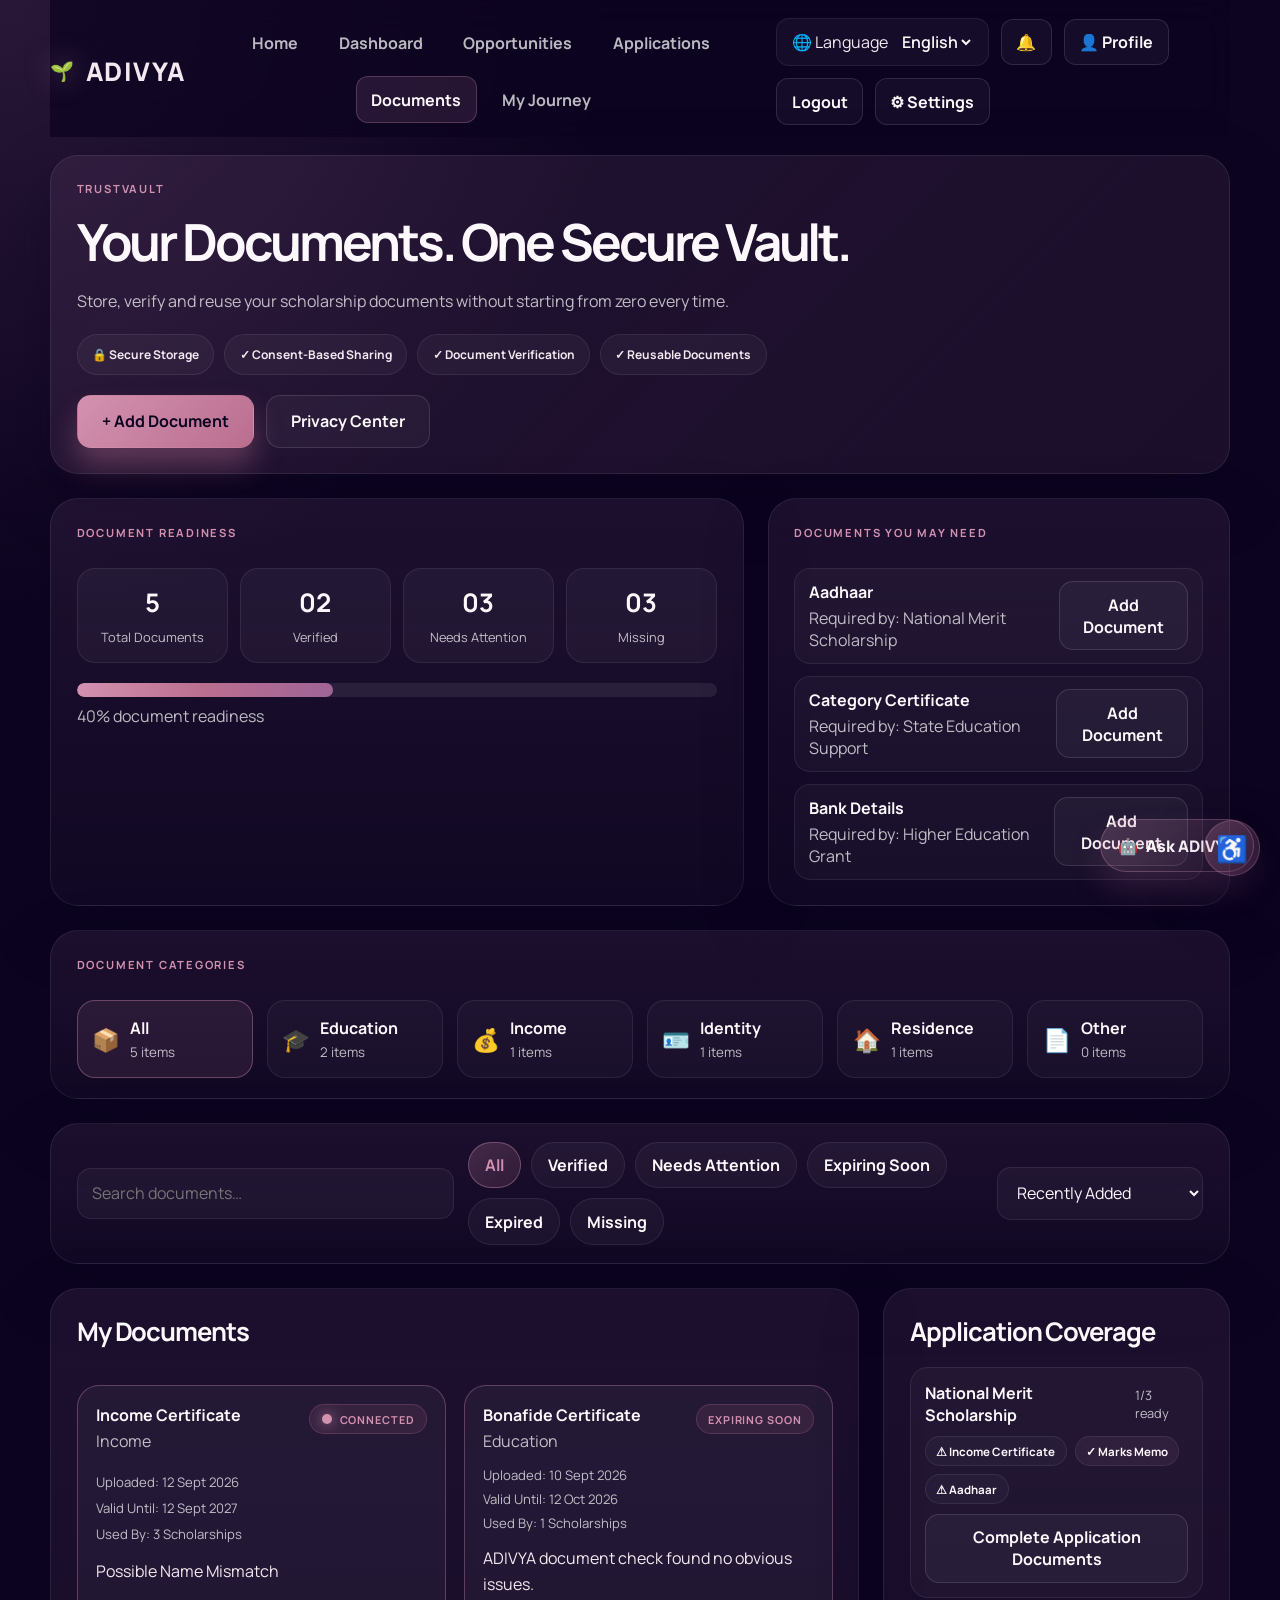
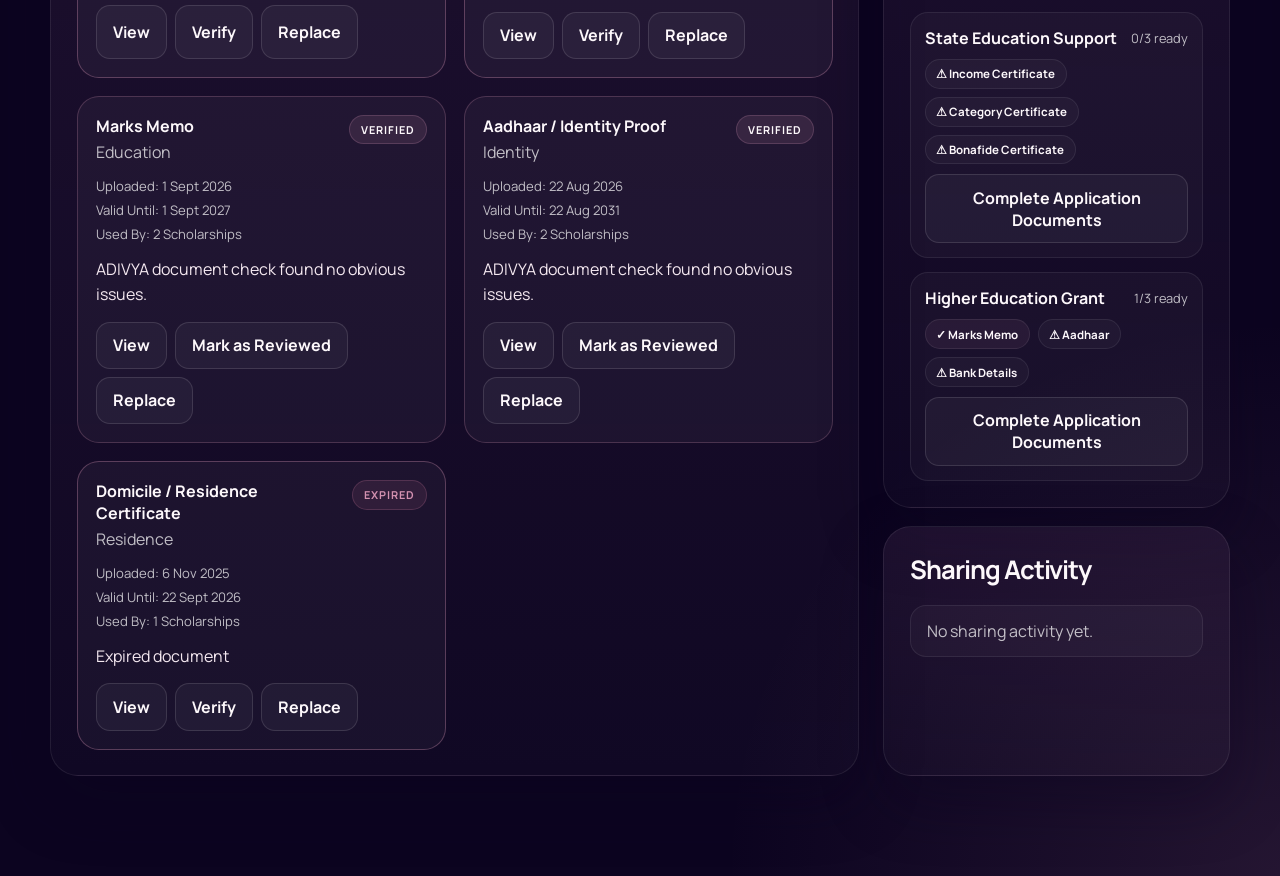
<file: Adivya1/documents.html>
<!DOCTYPE html>
<html lang="en">
  <head>
    <meta charset="UTF-8" />
    <meta name="viewport" content="width=device-width, initial-scale=1.0" />
    <title>ADIVYA | TrustVault</title>
    <link rel="preconnect" href="https://fonts.googleapis.com" />
    <link rel="preconnect" href="https://fonts.gstatic.com" crossorigin />
    <link href="https://fonts.googleapis.com/css2?family=Manrope:wght@400;500;600;700;800&display=swap" rel="stylesheet" />
    <link rel="stylesheet" href="styles.css" />
  </head>
  <body class="documents-page">
    <div class="documents-shell">
      <header class="dashboard-header container">
        <div class="brand" aria-label="ADIVYA home">
          <span class="brand-mark">🌱</span>
          <span>ADIVYA</span>
        </div>

        <nav class="dashboard-nav" aria-label="Main navigation">
          <button type="button" class="nav-item" data-nav="home">Home</button>
          <button type="button" class="nav-item" data-nav="dashboard">Dashboard</button>
          <button type="button" class="nav-item" data-nav="opportunities">Opportunities</button>
          <button type="button" class="nav-item" data-nav="applications">Applications</button>
          <button type="button" class="nav-item active" data-nav="documents">Documents</button>
          <button type="button" class="nav-item" data-nav="journey">My Journey</button>
        </nav>

        <div class="dashboard-tools">
          <label class="language-mini" aria-label="Language selector">
            <span>🌐 Language</span>
            <select id="documentsLanguage">
              <option value="en">English</option>
              <option value="te">తెలుగు</option>
              <option value="hi">हिन्दी</option>
            </select>
          </label>
          <button type="button" class="icon-button notification-toggle" aria-label="Notifications">
            🔔
            <span class="notification-badge" id="notificationBadge">3</span>
          </button>
          <button type="button" class="profile-pill" id="profileEditButton">👤 Profile</button>
          <button type="button" class="logout-button" id="logoutButton">Logout</button>
        </div>
      </header>

      <main class="documents-main container">
        <section class="card trustvault-security">
          <div class="security-row">
            <div>
              <p class="eyebrow small">TrustVault</p>
              <h1>Your Documents. One Secure Vault.</h1>
              <p class="security-subtitle">Store, verify and reuse your scholarship documents without starting from zero every time.</p>
            </div>

            <div class="security-badges">
              <span>🔒 Secure Storage</span>
              <span>✓ Consent-Based Sharing</span>
              <span>✓ Document Verification</span>
              <span>✓ Reusable Documents</span>
            </div>
          </div>

          <div class="security-actions">
            <button type="button" class="btn btn-primary" id="addDocumentBtn">+ Add Document</button>
            <button type="button" class="btn btn-secondary" id="privacyCenterBtn">Privacy Center</button>
          </div>
        </section>

        <section class="summary-grid">
          <article class="card readiness-card">
            <div class="section-head compact-head">
              <p class="eyebrow small">Document Readiness</p>
            </div>

            <div class="readiness-stats">
              <div class="stat-box">
                <strong id="totalDocumentCount">0</strong>
                <span>Total Documents</span>
              </div>
              <div class="stat-box">
                <strong id="verifiedDocumentCount">0</strong>
                <span>Verified</span>
              </div>
              <div class="stat-box">
                <strong id="attentionDocumentCount">0</strong>
                <span>Needs Attention</span>
              </div>
              <div class="stat-box">
                <strong id="missingDocumentCount">0</strong>
                <span>Missing</span>
              </div>
            </div>

            <div class="readiness-progress">
              <div class="progress-track"><span id="readinessProgressBar"></span></div>
              <span id="readinessProgressText">0% document readiness</span>
            </div>
          </article>

          <article class="card required-docs-card">
            <div class="section-head compact-head">
              <p class="eyebrow small">Documents You May Need</p>
            </div>
            <div id="missingDocumentsList" class="missing-docs-list"></div>
          </article>
        </section>

        <section class="card category-panel">
          <div class="section-head compact-head">
            <p class="eyebrow small">Document Categories</p>
          </div>
          <div class="category-list" id="categoryList"></div>
        </section>

        <section class="doc-control-panel card">
          <div class="controls-row">
            <label class="search-field">
              <span class="sr-only">Search documents</span>
              <input type="search" id="documentSearch" placeholder="Search documents…" />
            </label>

            <div class="filter-group" id="statusFilterGroup">
              <button type="button" class="filter-pill active" data-filter="all">All</button>
              <button type="button" class="filter-pill" data-filter="verified">Verified</button>
              <button type="button" class="filter-pill" data-filter="needs_attention">Needs Attention</button>
              <button type="button" class="filter-pill" data-filter="expiring_soon">Expiring Soon</button>
              <button type="button" class="filter-pill" data-filter="expired">Expired</button>
              <button type="button" class="filter-pill" data-filter="missing">Missing</button>
            </div>

            <label class="sort-field">
              <span class="sr-only">Sort documents</span>
              <select id="documentSort">
                <option value="recent">Recently Added</option>
                <option value="expiry">Expiry Date</option>
                <option value="name">Name</option>
                <option value="status">Status</option>
              </select>
            </label>
          </div>
        </section>

        <section class="vault-board">
          <div class="card document-column">
            <div class="section-head compact-head">
              <h2>My Documents</h2>
            </div>
            <div id="documentList" class="document-grid"></div>
          </div>

          <aside class="insights-column">
            <article class="card sidebar-card">
              <div class="section-head compact-head">
                <h3>Application Coverage</h3>
              </div>
              <div id="applicationCoverageList" class="coverage-list"></div>
            </article>

            <article class="card sidebar-card">
              <div class="section-head compact-head">
                <h3>Sharing Activity</h3>
              </div>
              <div id="sharingHistoryList" class="history-list"></div>
            </article>
          </aside>
        </section>
      </main>
    </div>

    <button type="button" class="ai-fab" id="aiAssistantToggle" aria-label="Ask ADIVYA">
      <span>🤖</span>
      Ask ADIVYA
    </button>

    <aside class="ai-panel hidden" id="aiPanel" aria-live="polite">
      <div class="ai-header">
        <div>
          <p class="eyebrow small">ADIVYA AI</p>
          <strong>Document guidance</strong>
        </div>
        <button type="button" class="close-panel" id="closeAiPanel">×</button>
      </div>
      <div class="quick-questions">
        <button type="button" class="ai-question" data-question="Which documents am I missing?">Which documents am I missing?</button>
        <button type="button" class="ai-question" data-question="Which document expires soon?">Which document expires soon?</button>
        <button type="button" class="ai-question" data-question="Where is my Income Certificate?">Where is my Income Certificate?</button>
        <button type="button" class="ai-question" data-question="Which scholarships need this document?">Which scholarships need this document?</button>
        <button type="button" class="ai-question" data-question="Why is this document flagged?">Why is this document flagged?</button>
      </div>
      <div class="ai-response" id="aiResponse">ADIVYA is reviewing your document readiness and scholarship requirements.</div>
    </aside>

    <div class="notification-panel hidden" id="notificationPanel" aria-live="polite">
      <div class="notification-header">
        <strong>ADIVYA Notifications</strong>
        <button type="button" class="close-panel" id="closeNotificationPanel">×</button>
      </div>
      <div id="notificationList"></div>
    </div>

    <div class="modal hidden" id="uploadModal" aria-hidden="true">
      <div class="modal-backdrop" data-close="upload"></div>
      <div class="modal-panel large-panel" role="dialog" aria-modal="true" aria-labelledby="uploadModalTitle">
        <div class="modal-header">
          <div>
            <p class="eyebrow small">Add Document</p>
            <h3 id="uploadModalTitle">Upload to TrustVault</h3>
          </div>
          <button type="button" class="close-panel" data-close="upload">×</button>
        </div>

        <div class="upload-steps" id="uploadSteps">
          <span class="step-dot active">1</span>
          <span class="step-dot">2</span>
          <span class="step-dot">3</span>
          <span class="step-dot">4</span>
          <span class="step-dot">5</span>
        </div>

        <div class="upload-view" id="uploadView">
          <div class="upload-step-panel active" data-step="1">
            <label>
              <span>Select Document Type</span>
              <select id="uploadDocumentType">
                <option value="Education">Education</option>
                <option value="Income">Income</option>
                <option value="Identity">Identity</option>
                <option value="Residence">Residence</option>
                <option value="Other">Other</option>
              </select>
            </label>
          </div>

          <div class="upload-step-panel" data-step="2">
            <label class="upload-dropzone">
              <span>Upload File</span>
              <input type="file" id="uploadFileInput" accept=".pdf,.jpg,.jpeg,.png" />
            </label>
            <div class="file-meta hidden" id="fileMetaBlock">
              <strong id="selectedFileName">No file selected</strong>
              <span id="selectedFileSize">0 KB</span>
            </div>
            <div class="upload-progress hidden" id="uploadProgressBlock">
              <div class="progress-track"><span id="uploadProgressBar"></span></div>
              <small id="uploadProgressText">0% uploaded</small>
            </div>
          </div>

          <div class="upload-step-panel" data-step="3">
            <div class="review-card">
              <strong id="reviewTitle">Document review</strong>
              <ul>
                <li>Document type: <span id="reviewDocumentType">Education</span></li>
                <li>File name: <span id="reviewFileName">--</span></li>
                <li>File size: <span id="reviewFileSize">--</span></li>
                <li>Student name: <span id="reviewStudentName">--</span></li>
              </ul>
            </div>
          </div>

          <div class="upload-step-panel" data-step="4">
            <div class="verify-card">
              <h4>ADIVYA is checking your document…</h4>
              <div class="verify-steps">
                <span>Reading document…</span>
                <span>Checking required fields…</span>
                <span>Checking consistency…</span>
                <span>Checking expiry…</span>
              </div>
            </div>
          </div>

          <div class="upload-step-panel" data-step="5">
            <div class="final-upload-card">
              <strong id="finalUploadStatus">Ready to save</strong>
              <p>Your document is ready to be stored securely in TrustVault.</p>
            </div>
          </div>
        </div>

        <div class="modal-footer">
          <button type="button" class="btn btn-secondary" id="cancelUploadBtn">Cancel</button>
          <button type="button" class="btn btn-primary" id="uploadNextBtn">Continue</button>
        </div>
      </div>
    </div>

    <div class="modal hidden" id="previewModal" aria-hidden="true">
      <div class="modal-backdrop" data-close="preview"></div>
      <div class="modal-panel" role="dialog" aria-modal="true" aria-labelledby="previewModalTitle">
        <div class="modal-header">
          <div>
            <p class="eyebrow small">Document preview</p>
            <h3 id="previewModalTitle">Document</h3>
          </div>
          <button type="button" class="close-panel" data-close="preview">×</button>
        </div>

        <div class="preview-content" id="previewContent"></div>

        <div class="modal-footer">
          <button type="button" class="btn btn-secondary" id="closePreviewBtn">Close</button>
          <button type="button" class="btn btn-secondary" id="replacePreviewBtn">Replace</button>
          <button type="button" class="btn btn-danger" id="deletePreviewBtn">Delete</button>
        </div>
      </div>
    </div>

    <div class="modal hidden" id="shareModal" aria-hidden="true">
      <div class="modal-backdrop" data-close="share"></div>
      <div class="modal-panel" role="dialog" aria-modal="true" aria-labelledby="shareModalTitle">
        <div class="modal-header">
          <div>
            <p class="eyebrow small">Consent-based sharing</p>
            <h3 id="shareModalTitle">Share with this application?</h3>
          </div>
          <button type="button" class="close-panel" data-close="share">×</button>
        </div>

        <div class="share-content" id="shareContent"></div>

        <div class="modal-footer">
          <button type="button" class="btn btn-secondary" id="cancelShareBtn">Cancel</button>
          <button type="button" class="btn btn-primary" id="confirmShareBtn">Allow Sharing</button>
        </div>
      </div>
    </div>

    <div class="modal hidden" id="privacyModal" aria-hidden="true">
      <div class="modal-backdrop" data-close="privacy"></div>
      <div class="modal-panel" role="dialog" aria-modal="true" aria-labelledby="privacyModalTitle">
        <div class="modal-header">
          <div>
            <p class="eyebrow small">Privacy Center</p>
            <h3 id="privacyModalTitle">ADIVYA Privacy Controls</h3>
          </div>
          <button type="button" class="close-panel" data-close="privacy">×</button>
        </div>

        <div class="privacy-content" id="privacyContent"></div>
      </div>
    </div>

    <nav class="mobile-nav" aria-label="Mobile navigation">
      <button type="button" class="mobile-item" data-nav="home">Home</button>
      <button type="button" class="mobile-item" data-nav="dashboard">Dashboard</button>
      <button type="button" class="mobile-item" data-nav="opportunities">Opportunities</button>
      <button type="button" class="mobile-item active" data-nav="documents">Documents</button>
      <button type="button" class="mobile-item" data-nav="profile">Profile</button>
    </nav>

    <script src="script.js"></script>
  </body>
</html>
</file>
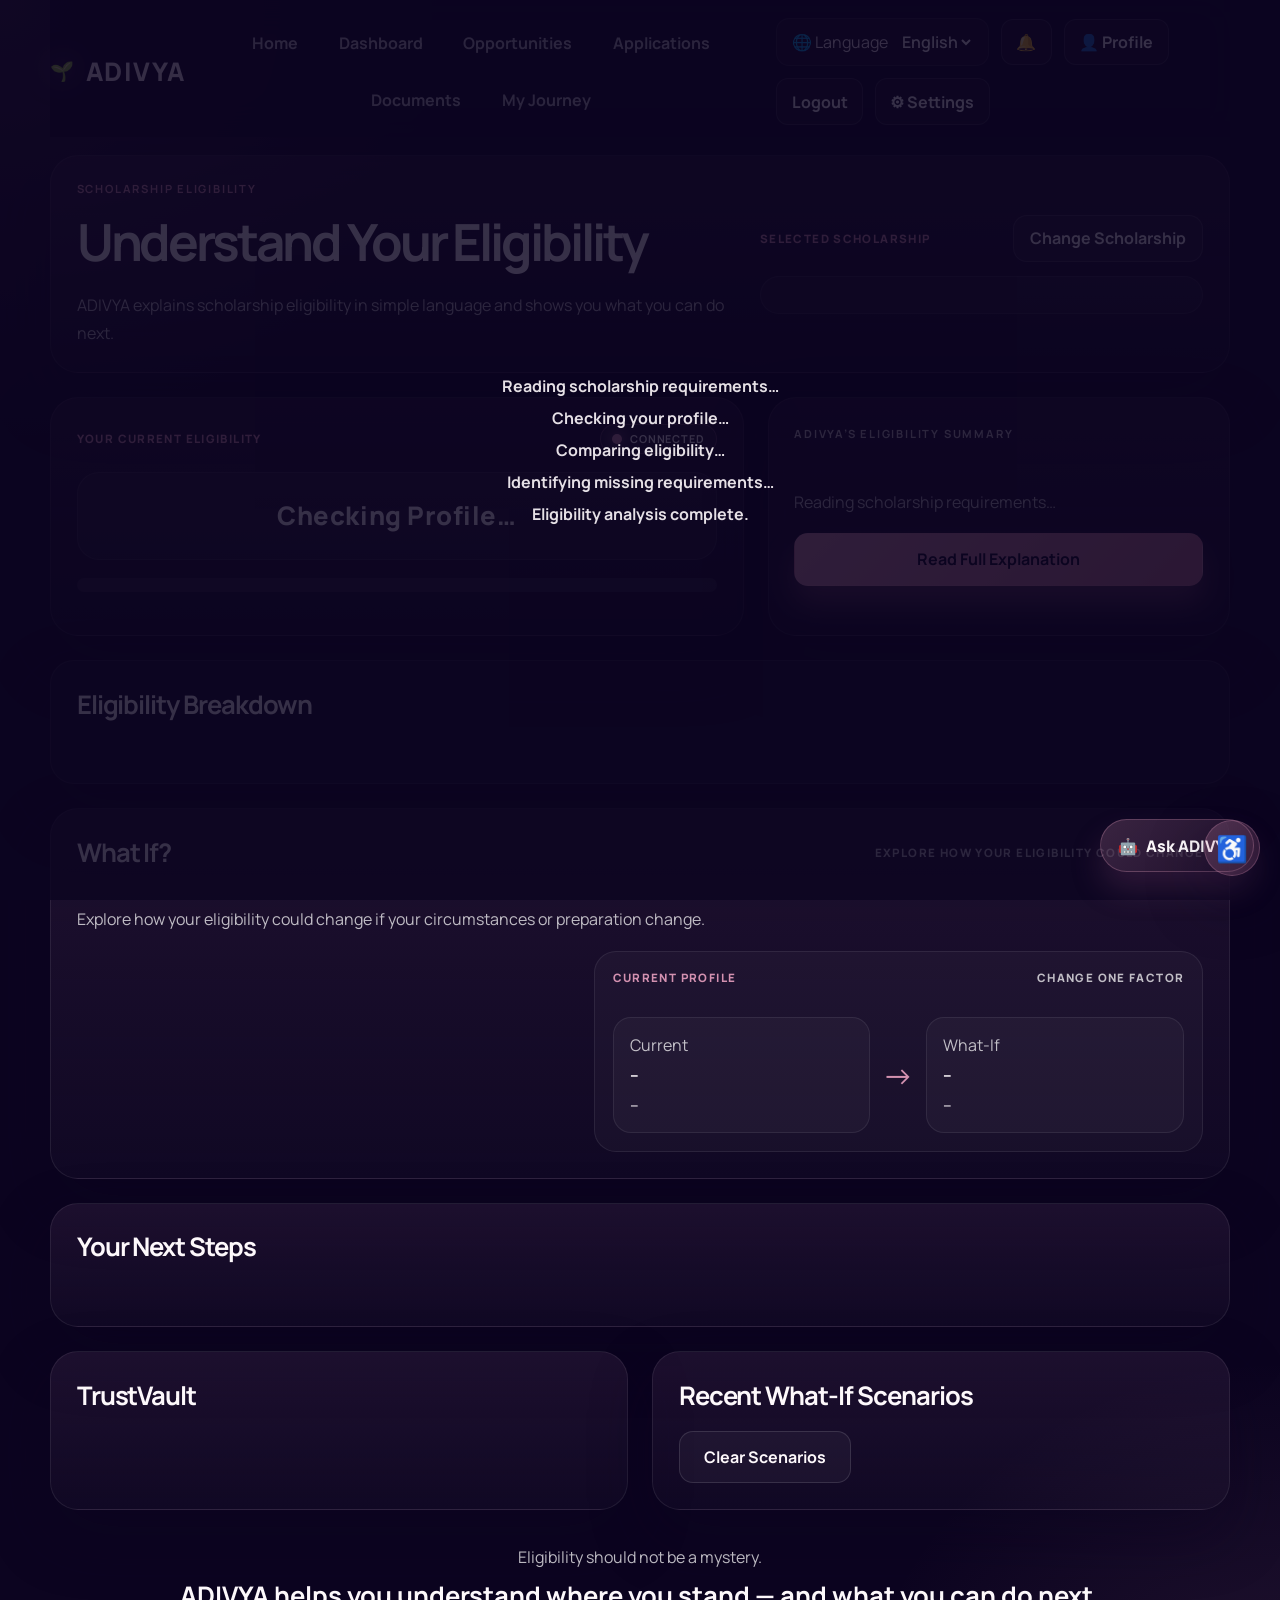
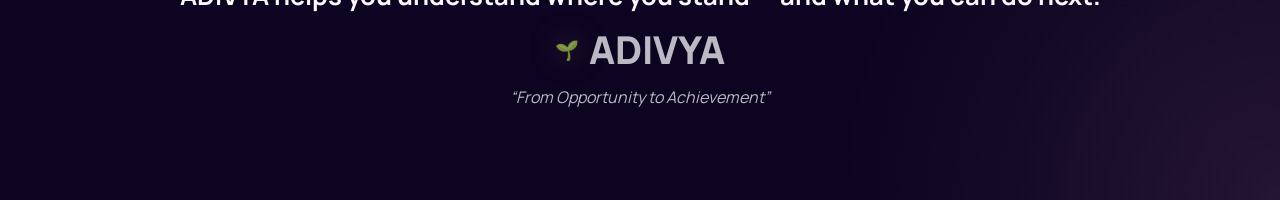
<file: Adivya1/eligibility.html>
<!DOCTYPE html>
<html lang="en">
  <head>
    <meta charset="UTF-8" />
    <meta name="viewport" content="width=device-width, initial-scale=1.0" />
    <title>ADIVYA | Eligibility Engine</title>
    <link rel="preconnect" href="https://fonts.googleapis.com" />
    <link rel="preconnect" href="https://fonts.gstatic.com" crossorigin />
    <link href="https://fonts.googleapis.com/css2?family=Manrope:wght@400;500;600;700;800&display=swap" rel="stylesheet" />
    <link rel="stylesheet" href="styles.css" />
  </head>
  <body class="eligibility-page">
    <div class="page-shell">
      <header class="dashboard-header container">
        <div class="brand" aria-label="ADIVYA home">
          <span class="brand-mark">🌱</span>
          <span>ADIVYA</span>
        </div>

        <nav class="dashboard-nav" aria-label="Main navigation">
          <button type="button" class="nav-item" data-nav="home">Home</button>
          <button type="button" class="nav-item" data-nav="dashboard">Dashboard</button>
          <button type="button" class="nav-item" data-nav="opportunities">Opportunities</button>
          <button type="button" class="nav-item" data-nav="applications">Applications</button>
          <button type="button" class="nav-item" data-nav="documents">Documents</button>
          <button type="button" class="nav-item" data-nav="journey">My Journey</button>
        </nav>

        <div class="dashboard-tools">
          <label class="language-mini" aria-label="Language selector">
            <span>🌐 Language</span>
            <select id="eligibilityLanguage">
              <option value="en">English</option>
              <option value="te">తెలుగు</option>
              <option value="hi">हिन्दी</option>
            </select>
          </label>
          <button type="button" class="icon-button notification-toggle" aria-label="Notifications">
            🔔
            <span class="notification-badge" id="notificationBadge">2</span>
          </button>
          <button type="button" class="profile-pill" id="profileEditButton">👤 Profile</button>
          <button type="button" class="logout-button" id="logoutButton">Logout</button>
        </div>
      </header>

      <main class="eligibility-main container">
        <section class="eligibility-hero card" id="eligibilityHero">
          <div class="hero-copy-block">
            <p class="eyebrow small">Scholarship Eligibility</p>
            <h1>Understand Your Eligibility</h1>
            <p>ADIVYA explains scholarship eligibility in simple language and shows you what you can do next.</p>
          </div>

          <div class="scholarship-overview">
            <div class="overview-row">
              <span class="small-label">Selected Scholarship</span>
              <button type="button" class="btn btn-secondary small-btn" id="changeScholarshipBtn">Change Scholarship</button>
            </div>
            <div class="selected-scholarship" id="selectedScholarshipCard"></div>
          </div>
        </section>

        <section class="result-layout">
          <article class="card eligibility-result-card">
            <div class="result-header">
              <span class="small-label">Your current eligibility</span>
              <span class="status-pill neutral" id="eligibilityCount">0 / 5 requirements</span>
            </div>

            <div class="eligibility-badge" id="eligibilityBadge">
              <span>Checking Profile…</span>
            </div>

            <div class="result-progress">
              <div class="progress-track">
                <span id="resultProgressBar"></span>
              </div>
            </div>

            <div class="result-summary" id="resultSummary"></div>
          </article>

          <aside class="card ai-summary-card">
            <div class="section-head compact-head">
              <p class="eyebrow small">ADIVYA’s Eligibility Summary</p>
            </div>
            <p id="aiSummaryText">Reading scholarship requirements…</p>
            <button type="button" class="btn btn-primary" id="readFullExplanationBtn">Read Full Explanation</button>
          </aside>
        </section>

        <section class="card requirement-panel">
          <div class="section-head">
            <h2>Eligibility Breakdown</h2>
          </div>
          <div class="requirement-grid" id="requirementGrid"></div>
        </section>

        <section class="card whatif-panel">
          <div class="section-head">
            <h2>What If?</h2>
            <span class="small-label muted-text">Explore how your eligibility could change</span>
          </div>
          <p class="whatif-subtitle">Explore how your eligibility could change if your circumstances or preparation change.</p>

          <div class="whatif-grid">
            <div class="scenario-list" id="scenarioList"></div>

            <div class="simulator-panel">
              <div class="simulator-header">
                <span class="small-label">Current Profile</span>
                <span class="small-label muted-text">Change One Factor</span>
              </div>

              <div class="simulator-form" id="simulatorForm"></div>

              <div class="before-after">
                <div class="compare-card current-card">
                  <p>Current</p>
                  <strong id="beforeStatus">--</strong>
                  <span id="beforeScore">--</span>
                </div>
                <div class="compare-arrow">→</div>
                <div class="compare-card future-card">
                  <p>What-If</p>
                  <strong id="afterStatus">--</strong>
                  <span id="afterScore">--</span>
                </div>
              </div>
            </div>
          </div>
        </section>

        <section class="card action-plan-card">
          <div class="section-head">
            <h2>Your Next Steps</h2>
          </div>
          <div class="steps-list" id="actionPlan"></div>
        </section>

        <section class="bottom-grid">
          <article class="card trustvault-card">
            <div class="section-head compact-head">
              <h3>TrustVault</h3>
            </div>
            <div class="document-status-list" id="documentStatusList"></div>
          </article>

          <article class="card history-card">
            <div class="section-head compact-head">
              <h3>Recent What-If Scenarios</h3>
            </div>
            <div class="history-list" id="historyList"></div>
            <button type="button" class="btn btn-secondary" id="clearHistoryBtn">Clear Scenarios</button>
          </article>
        </section>

        <div class="final-message">
          <p>Eligibility should not be a mystery.</p>
          <strong>ADIVYA helps you understand where you stand — and what you can do next.</strong>
          <div class="brand-row small-brand-row">
            <span class="brand-mark">🌱</span>
            <span>ADIVYA</span>
          </div>
          <em>“From Opportunity to Achievement”</em>
        </div>
      </main>
    </div>

    <button type="button" class="ai-fab" id="aiAssistantToggle">
      <span>🤖</span>
      Ask ADIVYA
    </button>

    <aside class="ai-panel hidden" id="aiPanel" aria-live="polite">
      <div class="ai-header">
        <div>
          <p class="eyebrow small">ADIVYA AI</p>
          <strong>Scholarship guidance</strong>
        </div>
        <button type="button" class="close-panel" id="closeAiPanel">×</button>
      </div>
      <div class="quick-questions">
        <button type="button" class="ai-question" data-question="Why am I eligible?">Why am I eligible?</button>
        <button type="button" class="ai-question" data-question="What am I missing?">What am I missing?</button>
        <button type="button" class="ai-question" data-question="How can I become eligible?">How can I become eligible?</button>
        <button type="button" class="ai-question" data-question="What document do I need?">What document do I need?</button>
        <button type="button" class="ai-question" data-question="What happens if I apply next year?">What happens if I apply next year?</button>
      </div>
      <div class="ai-response" id="aiResponse">Your scholarship profile is being reviewed for the selected opportunity.</div>
    </aside>

    <div class="notification-panel hidden" id="notificationPanel" aria-live="polite">
      <div class="notification-header">
        <strong>ADIVYA Notifications</strong>
        <button type="button" class="close-panel" id="closeNotificationPanel">×</button>
      </div>
      <div id="notificationList"></div>
    </div>

    <nav class="mobile-nav" aria-label="Mobile navigation">
      <button type="button" class="mobile-item" data-nav="home">Home</button>
      <button type="button" class="mobile-item" data-nav="dashboard">Dashboard</button>
      <button type="button" class="mobile-item" data-nav="opportunities">Opportunities</button>
      <button type="button" class="mobile-item" data-nav="journey">Journey</button>
      <button type="button" class="mobile-item" data-nav="profile">Profile</button>
    </nav>

    <script src="script.js"></script>
  </body>
</html>
</file>
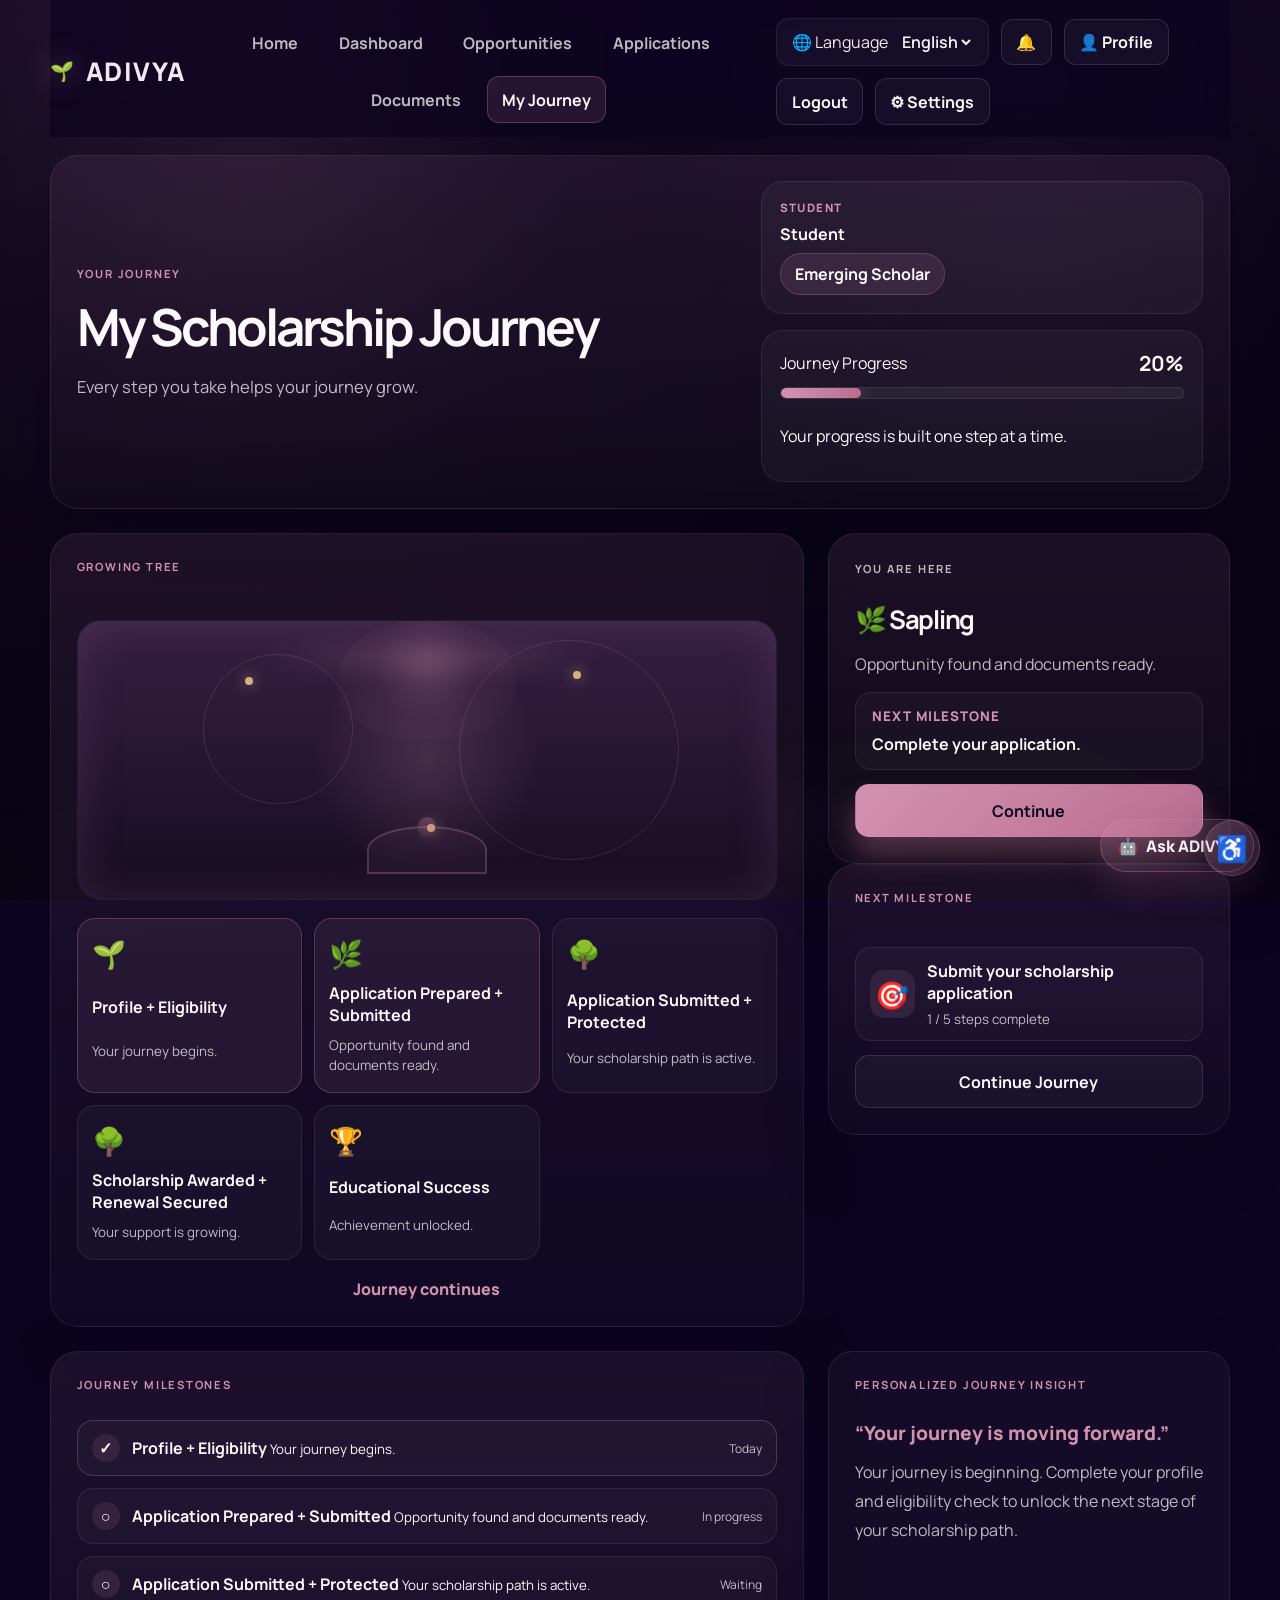
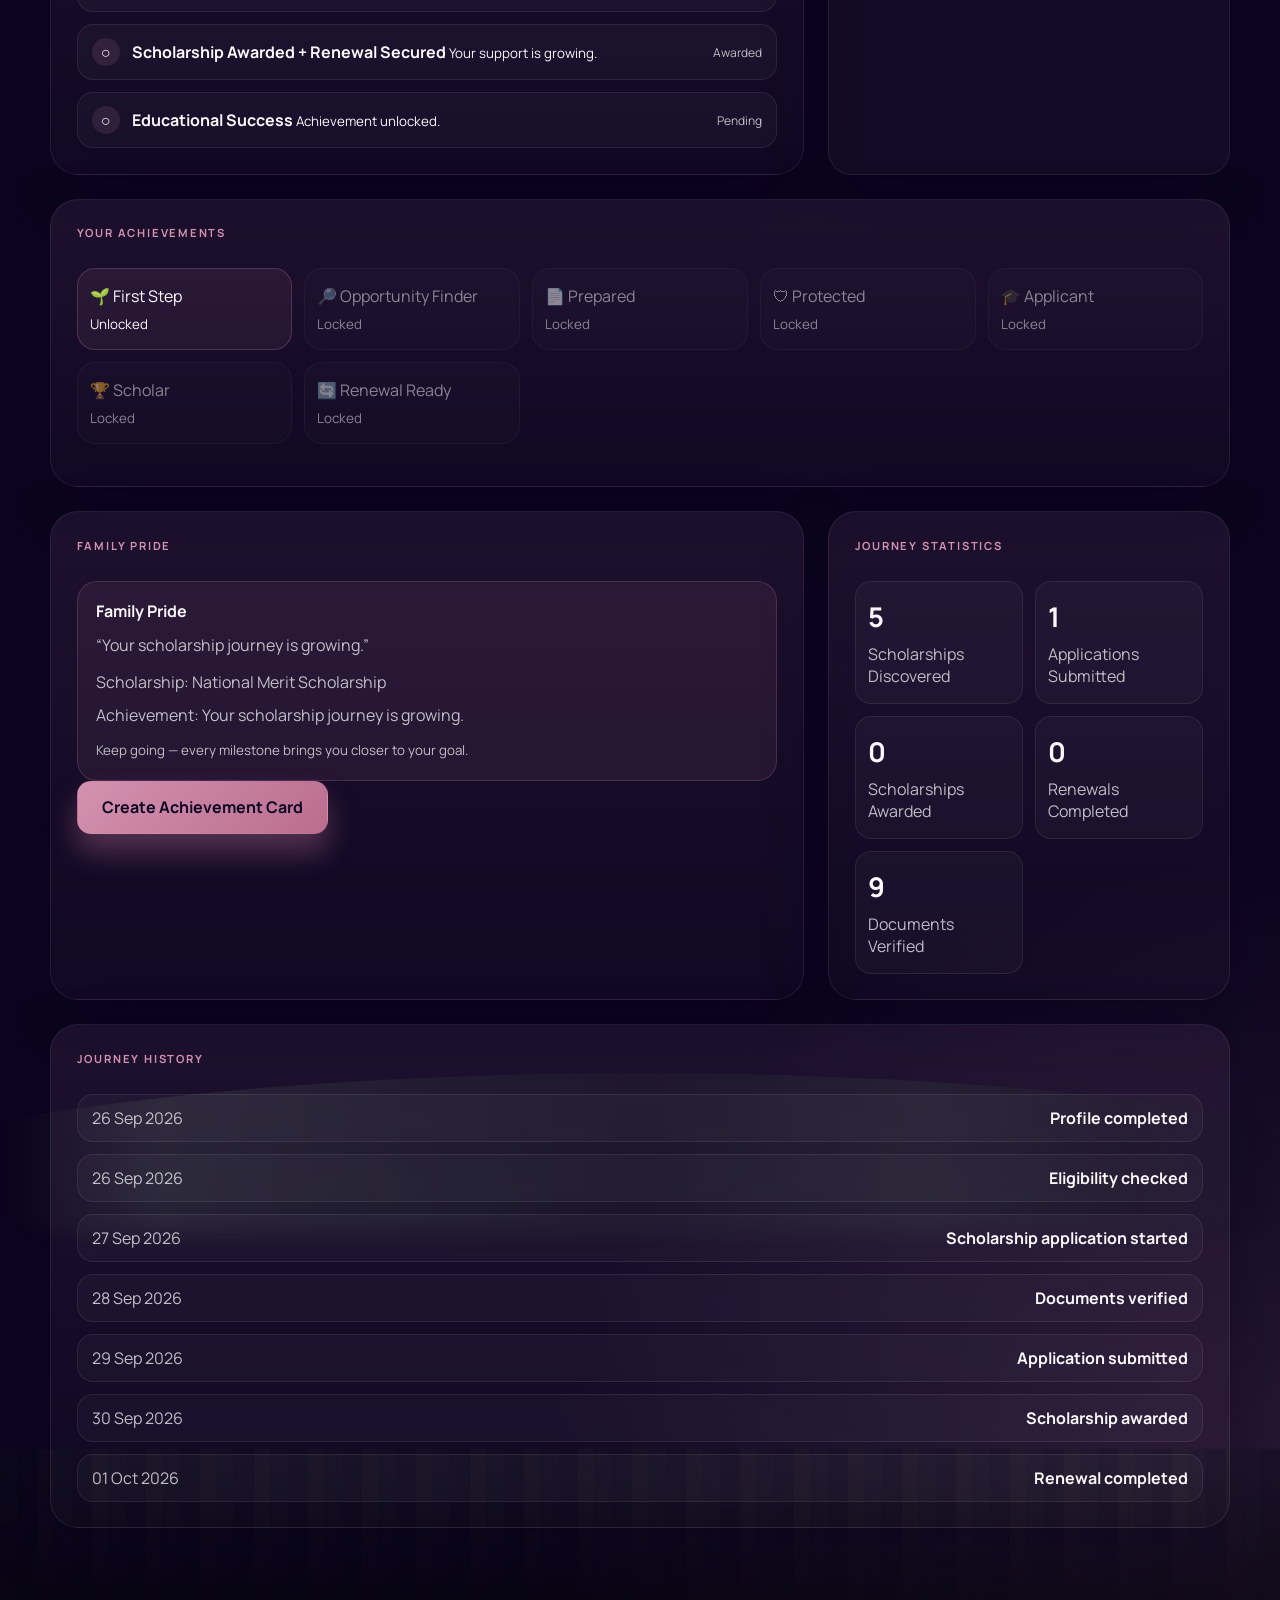
<file: Adivya1/journey.html>
<!DOCTYPE html>
<html lang="en">
  <head>
    <meta charset="UTF-8" />
    <meta name="viewport" content="width=device-width, initial-scale=1.0" />
    <title>ADIVYA | My Scholarship Journey</title>
    <link rel="preconnect" href="https://fonts.googleapis.com" />
    <link rel="preconnect" href="https://fonts.gstatic.com" crossorigin />
    <link href="https://fonts.googleapis.com/css2?family=Manrope:wght@400;500;600;700;800&display=swap" rel="stylesheet" />
    <link rel="stylesheet" href="styles.css" />
  </head>
  <body class="journey-page">
    <div class="journey-video-backdrop" aria-hidden="true">
      <video autoplay muted loop playsinline poster="https://images.unsplash.com/photo-1441974231531-c6227db76b6e?auto=format&fit=crop&w=1600&q=80">
        <source src="https://cdn.coverr.co/videos/coverr-spring-forest-1569850538570/1080p.mp4" type="video/mp4" />
      </video>
    </div>

    <div class="journey-shell">
      <header class="dashboard-header container">
        <div class="brand" aria-label="ADIVYA home">
          <span class="brand-mark">🌱</span>
          <span>ADIVYA</span>
        </div>

        <nav class="dashboard-nav" aria-label="Main navigation">
          <button type="button" class="nav-item" data-nav="home">Home</button>
          <button type="button" class="nav-item" data-nav="dashboard">Dashboard</button>
          <button type="button" class="nav-item" data-nav="opportunities">Opportunities</button>
          <button type="button" class="nav-item" data-nav="applications">Applications</button>
          <button type="button" class="nav-item" data-nav="documents">Documents</button>
          <button type="button" class="nav-item active" data-nav="journey">My Journey</button>
        </nav>

        <div class="dashboard-tools">
          <label class="language-mini" aria-label="Language selector">
            <span>🌐 Language</span>
            <select id="journeyLanguage">
              <option value="en">English</option>
              <option value="te">తెలుగు</option>
              <option value="hi">हिन्दी</option>
            </select>
          </label>
          <button type="button" class="icon-button notification-toggle" aria-label="Notifications">
            🔔
            <span class="notification-badge" id="notificationBadge">0</span>
          </button>
          <button type="button" class="profile-pill" id="profileEditButton">👤 Profile</button>
          <button type="button" class="logout-button" id="logoutButton">Logout</button>
        </div>
      </header>

      <main class="container journey-main">
        <section class="card journey-header-panel">
          <div class="journey-header-copy">
            <p class="eyebrow small">YOUR JOURNEY</p>
            <h1>My Scholarship Journey</h1>
            <p class="journey-subtitle">Every step you take helps your journey grow.</p>
          </div>

          <div class="journey-hero-side">
            <div class="student-banner card-soft">
              <span class="mini-label">Student</span>
              <strong id="studentJourneyName">Student</strong>
              <span id="currentStageLabel" class="current-stage-pill">Growing Scholar</span>
            </div>

            <div class="journey-progress-box card-soft">
              <div class="progress-row">
                <span>Journey Progress</span>
                <strong id="journeyProgressValue">0%</strong>
              </div>
              <div class="progress-bar-track"><span id="journeyProgressBar"></span></div>
              <p id="journeyProgressText">Your progress is built one step at a time.</p>
            </div>
          </div>
        </section>

        <section class="journey-core-grid">
          <article class="card journey-tree-panel">
            <div class="section-head compact-head">
              <p class="eyebrow small">GROWING TREE</p>
            </div>
            <div id="treeVisualization" class="tree-visualization" aria-live="polite"></div>
          </article>

          <aside class="journey-side-stack">
            <article class="card status-highlight-panel">
              <p class="eyebrow small">YOU ARE HERE</p>
              <h3 id="currentStageName">🌿 SAPLING</h3>
              <p id="currentStageSummary">Your application is being prepared.</p>
              <div class="next-milestone-block">
                <small>Next milestone</small>
                <strong id="nextMilestoneLabel">Complete your application.</strong>
              </div>
              <button type="button" class="btn btn-primary" id="continueJourneyButton">Continue</button>
            </article>

            <article class="card next-milestone-panel">
              <div class="section-head compact-head">
                <p class="eyebrow small">NEXT MILESTONE</p>
              </div>
              <div class="milestone-focus">
                <div class="milestone-icon">🎯</div>
                <div>
                  <strong id="targetMilestoneTitle">Submit your scholarship application</strong>
                  <small id="targetMilestoneProgress">0 / 5 steps complete</small>
                </div>
              </div>
              <button type="button" class="btn btn-secondary" id="secondaryJourneyButton">Continue Journey</button>
            </article>
          </aside>
        </section>

        <section class="journey-lower-grid">
          <article class="card milestones-panel">
            <div class="section-head compact-head">
              <p class="eyebrow small">JOURNEY MILESTONES</p>
            </div>
            <div id="journeyMilestones" class="journey-milestones"></div>
          </article>

          <article class="card insight-panel">
            <div class="section-head compact-head">
              <p class="eyebrow small">PERSONALIZED JOURNEY INSIGHT</p>
            </div>
            <div id="journeyInsight" class="journey-insight"></div>
          </article>
        </section>

        <section class="card achievements-panel">
          <div class="section-head compact-head">
            <p class="eyebrow small">YOUR ACHIEVEMENTS</p>
          </div>
          <div class="achievement-grid" id="achievementBadges"></div>
          <div id="achievementDetail" class="achievement-detail"></div>
        </section>

        <section class="family-grid">
          <article class="card family-pride-panel">
            <div class="section-head compact-head">
              <p class="eyebrow small">FAMILY PRIDE</p>
            </div>
            <div id="familyPrideCard" class="family-pride-card"></div>
            <button type="button" class="btn btn-primary" id="createAchievementCardButton">Create Achievement Card</button>
          </article>

          <article class="card stats-panel">
            <div class="section-head compact-head">
              <p class="eyebrow small">JOURNEY STATISTICS</p>
            </div>
            <div id="journeyStats" class="journey-stats"></div>
          </article>
        </section>

        <article class="card history-panel">
          <div class="section-head compact-head">
            <p class="eyebrow small">JOURNEY HISTORY</p>
          </div>
          <div id="journeyHistory" class="journey-history"></div>
        </article>
      </main>
    </div>

    <button type="button" class="ai-fab" id="aiAssistantToggle" aria-label="Ask ADIVYA">
      <span>🤖</span>
      Ask ADIVYA
    </button>

    <aside class="ai-panel hidden" id="aiPanel" aria-live="polite">
      <div class="ai-header">
        <div>
          <p class="eyebrow small">ADIVYA AI</p>
          <strong>Journey guidance</strong>
        </div>
        <button type="button" class="close-panel" id="closeAiPanel">×</button>
      </div>

      <div class="quick-questions">
        <button type="button" class="ai-question" data-question="What is my next milestone?">What is my next milestone?</button>
        <button type="button" class="ai-question" data-question="How far have I come?">How far have I come?</button>
        <button type="button" class="ai-question" data-question="What do I need to do next?">What do I need to do next?</button>
        <button type="button" class="ai-question" data-question="When will my tree grow?">When will my tree grow?</button>
        <button type="button" class="ai-question" data-question="Which achievement am I closest to?">Which achievement am I closest to?</button>
      </div>

      <div class="ai-response" id="aiResponse">ADIVYA is reviewing your journey and the next milestone that matters most.</div>
    </aside>

    <div class="notification-panel hidden" id="notificationPanel" aria-live="polite">
      <div class="notification-header">
        <strong>ADIVYA Notifications</strong>
        <button type="button" class="close-panel" id="closeNotificationPanel">×</button>
      </div>
      <div id="notificationList"></div>
    </div>

    <div class="modal hidden" id="journeyStageModal">
      <div class="modal-card">
        <button type="button" class="close-panel" id="closeStageModal">×</button>
        <p class="eyebrow small" id="stageModalEyebrow">STAGE</p>
        <h3 id="stageModalTitle">Profile &amp; Eligibility</h3>
        <div id="stageModalBody" class="stage-modal-body"></div>
        <button type="button" class="btn btn-primary" id="stageModalActionButton">View Profile</button>
      </div>
    </div>

    <script src="script.js"></script>
  </body>
</html>
</file>
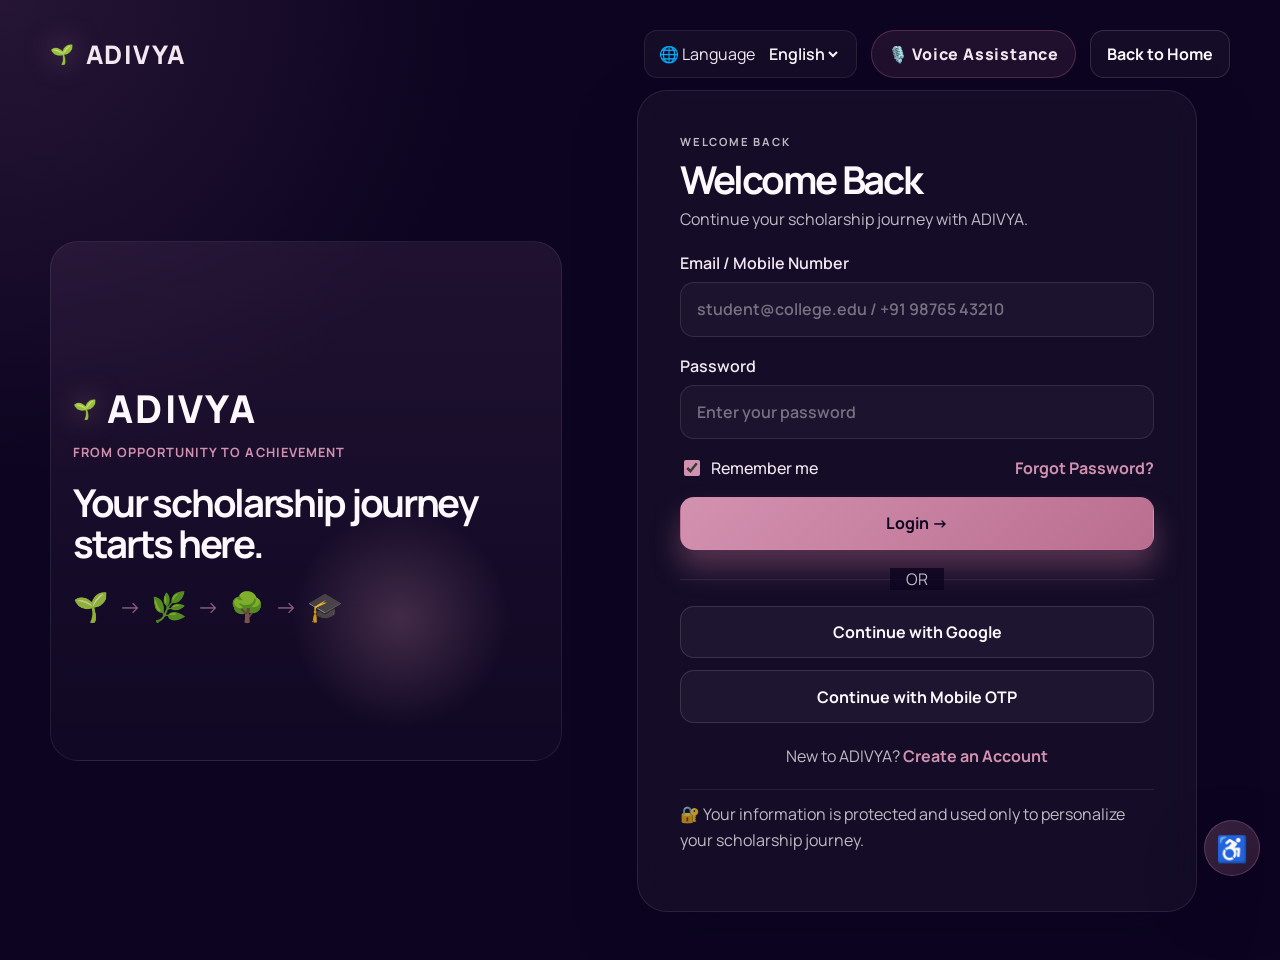
<file: Adivya1/login.html>
<!DOCTYPE html>
<html lang="en">
  <head>
    <meta charset="UTF-8" />
    <meta name="viewport" content="width=device-width, initial-scale=1.0" />
    <title>ADIVYA | Login</title>
    <link rel="preconnect" href="https://fonts.googleapis.com" />
    <link rel="preconnect" href="https://fonts.gstatic.com" crossorigin />
    <link
      href="https://fonts.googleapis.com/css2?family=Manrope:wght@400;500;600;700;800&display=swap"
      rel="stylesheet"
    />
    <link rel="stylesheet" href="styles.css" />
  </head>
  <body class="auth-page" data-view="login">
    <div class="auth-shell">
      <header class="auth-topbar container">
        <a class="brand" href="index.html" aria-label="Back to ADIVYA home">
          <span class="brand-mark">🌱</span>
          <span>ADIVYA</span>
        </a>

        <div class="topbar-actions">
          <div class="language-mini" aria-label="Language selector">
            <span>🌐 Language</span>
            <select id="languageSelect">
              <option value="en">English</option>
              <option value="te">తెలుగు</option>
              <option value="hi">हिन्दी</option>
            </select>
          </div>
          <span class="voice-tag">🎙️ Voice Assistance</span>
          <a href="index.html" class="btn btn-secondary small-btn">Back to Home</a>
        </div>
      </header>

      <main class="auth-layout container">
        <aside class="brand-panel" aria-label="Branding panel">
          <div class="brand-block">
            <div class="brand-row">
              <span class="brand-mark">🌱</span>
              <span class="brand-name">ADIVYA</span>
            </div>
            <p class="brand-tagline" data-i18n="tagline">From Opportunity to Achievement</p>
          </div>

          <h1 data-i18n="panelTitle">Your scholarship journey starts here.</h1>

          <div class="tree-visual" aria-label="Growing tree timeline">
            <span>🌱</span>
            <span class="tree-arrow">→</span>
            <span>🌿</span>
            <span class="tree-arrow">→</span>
            <span>🌳</span>
            <span class="tree-arrow">→</span>
            <span>🎓</span>
          </div>
        </aside>

        <section class="auth-stage" aria-live="polite">
          <div class="auth-card view active" data-view="login">
            <div class="auth-header">
              <p class="eyebrow small" data-i18n="welcomeLabel">Welcome Back</p>
              <h2 data-i18n="loginTitle">Welcome Back</h2>
              <p data-i18n="loginSubtitle">Continue your scholarship journey with ADIVYA.</p>
            </div>

            <form class="auth-form" data-form="login">
              <label>
                <span data-i18n="emailLabel">Email / Mobile Number</span>
                <input type="text" placeholder="student@college.edu / +91 98765 43210" />
              </label>

              <label>
                <span data-i18n="passwordLabel">Password</span>
                <input type="password" placeholder="Enter your password" />
              </label>

              <div class="form-row">
                <label class="check-row">
                  <input type="checkbox" checked />
                  <span data-i18n="rememberMe">Remember me</span>
                </label>
                <button type="button" class="inline-link" data-action="forgot-password" data-i18n="forgotPassword">
                  Forgot Password?
                </button>
              </div>

              <button type="submit" class="btn btn-primary btn-block" data-i18n="loginButton">Login →</button>
            </form>

            <div class="divider"><span data-i18n="or">OR</span></div>

            <div class="auth-actions">
              <button type="button" class="btn btn-secondary btn-block" data-action="google" data-i18n="googleButton">
                Continue with Google
              </button>
              <button type="button" class="btn btn-secondary btn-block" data-action="otp" data-i18n="otpButton">
                Continue with Mobile OTP
              </button>
            </div>

            <p class="auth-footer">
              <span data-i18n="newUser">New to ADIVYA?</span>
              <button type="button" class="inline-link inline-button" data-action="show-signup" data-i18n="createAccount">
                Create an Account
              </button>
            </p>

            <p class="privacy-note" data-i18n="privacyText">
              🔐 Your information is protected and used only to personalize your scholarship journey.
            </p>
          </div>

          <div class="auth-card view hidden" data-view="signup">
            <div class="auth-header">
              <p class="eyebrow small" data-i18n="signupLabel">Create Your Profile</p>
              <h2 data-i18n="signupTitle">Create Your ADIVYA Profile</h2>
              <p data-i18n="signupSubtitle">Tell us a little about yourself so we can find the right opportunities for you.</p>
            </div>

            <form class="auth-form" data-form="signup">
              <label>
                <span data-i18n="fullName">Full Name</span>
                <input type="text" placeholder="Your name" />
              </label>

              <label>
                <span data-i18n="emailPhone">Email / Mobile Number</span>
                <input type="text" placeholder="student@college.edu / +91 98765 43210" />
              </label>

              <label>
                <span data-i18n="password">Password</span>
                <input type="password" placeholder="Create a password" />
              </label>

              <label>
                <span data-i18n="confirmPassword">Confirm Password</span>
                <input type="password" placeholder="Re-enter your password" />
              </label>

              <label>
                <span data-i18n="preferredLanguage">Preferred Language</span>
                <select>
                  <option>🇬🇧 English</option>
                  <option>తెలుగు Telugu</option>
                  <option>हिन्दी Hindi</option>
                </select>
              </label>

              <label>
                <span data-i18n="studentType">Student Type</span>
                <select>
                  <option>Undergraduate</option>
                  <option>Postgraduate</option>
                  <option>Other</option>
                </select>
              </label>

              <button type="submit" class="btn btn-primary btn-block" data-i18n="createProfileButton">Create My Profile →</button>
            </form>

            <p class="auth-footer">
              <span data-i18n="existingUser">Already have an account?</span>
              <button type="button" class="inline-link inline-button" data-action="show-login" data-i18n="loginLink">Login</button>
            </p>
          </div>

          <div class="auth-card view hidden" data-view="otp">
            <div class="auth-header">
              <p class="eyebrow small" data-i18n="otpLabel">Secure verification</p>
              <h2 data-i18n="otpTitle">Verify with Mobile OTP</h2>
              <p data-i18n="otpSubtitle">We sent a 6-digit code to your registered mobile number.</p>
            </div>

            <form class="auth-form" data-form="otp">
              <label>
                <span data-i18n="otpCode">OTP Code</span>
                <input type="text" inputmode="numeric" maxlength="6" placeholder="123456" />
              </label>

              <button type="submit" class="btn btn-primary btn-block" data-i18n="verifyOtpButton">Verify OTP →</button>
            </form>

            <p class="auth-footer">
              <button type="button" class="inline-link inline-button" data-action="show-login" data-i18n="backToLogin">Back to Login</button>
            </p>
          </div>

          <div class="auth-card view hidden" data-view="recovery">
            <div class="auth-header">
              <p class="eyebrow small" data-i18n="recoveryLabel">Account recovery</p>
              <h2 data-i18n="recoveryTitle">Reset Your Password</h2>
              <p data-i18n="recoverySubtitle">Enter your email or mobile number to receive a recovery link.</p>
            </div>

            <form class="auth-form" data-form="recovery">
              <label>
                <span data-i18n="recoveryField">Email / Mobile Number</span>
                <input type="text" placeholder="student@college.edu / +91 98765 43210" />
              </label>

              <button type="submit" class="btn btn-primary btn-block" data-i18n="sendRecoveryButton">Send Recovery Link →</button>
            </form>

            <p class="auth-footer">
              <button type="button" class="inline-link inline-button" data-action="show-login" data-i18n="backToLoginAlt">Back to Login</button>
            </p>
          </div>

          <div class="auth-card view hidden" data-view="profile">
            <div class="auth-header">
              <p class="eyebrow small" data-i18n="profileLabel">Let’s personalize ADIVYA</p>
              <h2 data-i18n="profileTitle">Let’s personalize ADIVYA</h2>
              <p class="progress-text" data-i18n="profileProgress">Step 1 of 4</p>
            </div>

            <form class="auth-form" data-form="profile">
              <div class="input-grid">
                <label>
                  <span data-i18n="courseLabel">Course</span>
                  <input type="text" placeholder="B.Tech / B.Sc" />
                </label>

                <label>
                  <span data-i18n="institutionLabel">Institution</span>
                  <input type="text" placeholder="Your college" />
                </label>
              </div>

              <div class="input-grid">
                <label>
                  <span data-i18n="yearLabel">Year of Study</span>
                  <input type="text" placeholder="1st / 2nd / 3rd year" />
                </label>

                <label>
                  <span data-i18n="incomeLabel">Family Income Range</span>
                  <input type="text" placeholder="₹0 – ₹3LPA" />
                </label>
              </div>

              <div class="input-grid">
                <label>
                  <span data-i18n="locationLabel">Location</span>
                  <input type="text" placeholder="City / State" />
                </label>

                <label>
                  <span data-i18n="categoryLabel">Relevant Student Category</span>
                  <input type="text" placeholder="SC / ST / OBC / General" />
                </label>
              </div>

              <button type="submit" class="btn btn-primary btn-block" data-i18n="continueButton">Continue →</button>
            </form>

            <p class="profile-note" data-i18n="profileNote">
              ADIVYA will use these details to find relevant scholarship opportunities.
            </p>
          </div>
        </section>
      </main>
    </div>

    <script src="script.js"></script>
  </body>
</html>
</file>
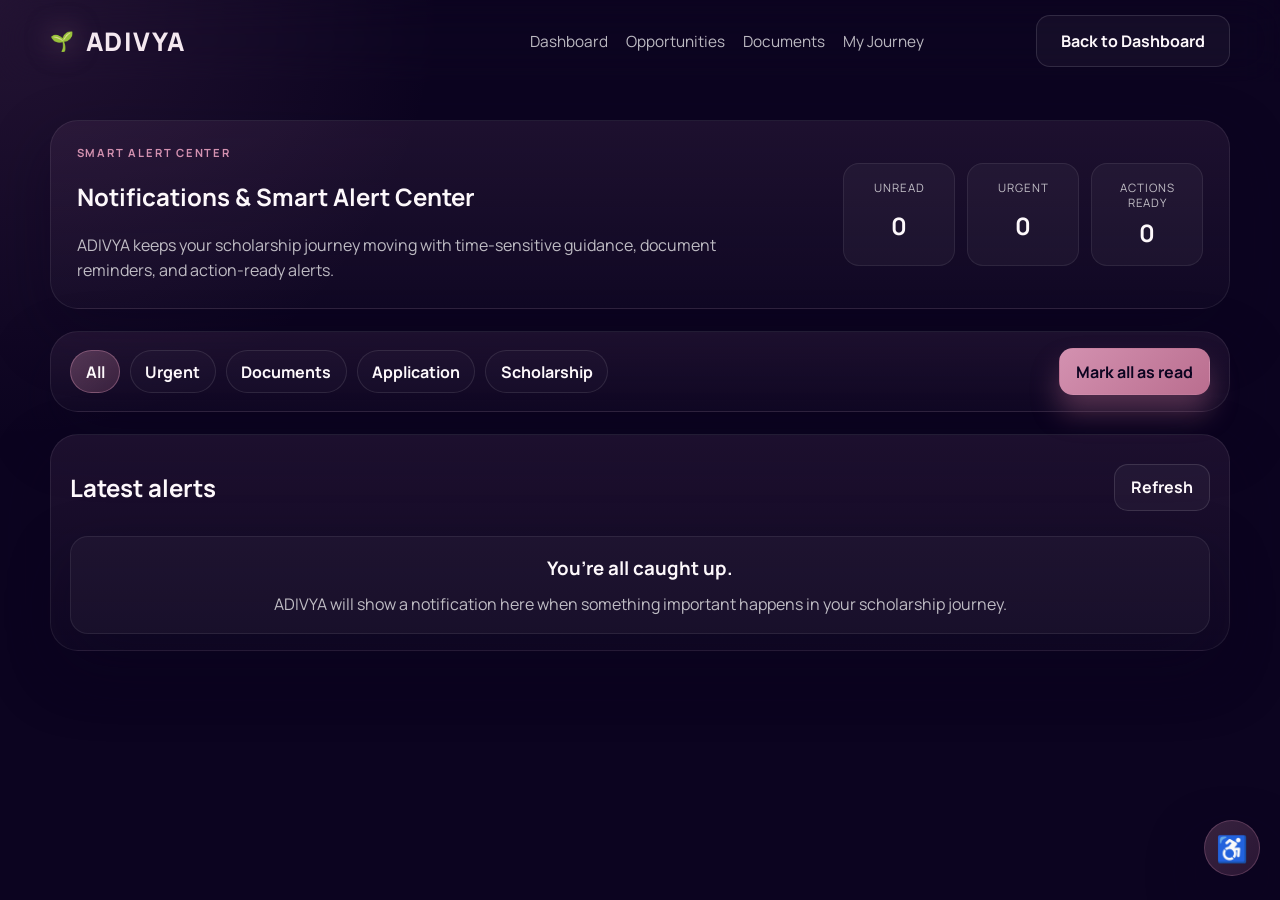
<file: Adivya1/notifications.html>
<!DOCTYPE html>
<html lang="en">
  <head>
    <meta charset="UTF-8" />
    <meta name="viewport" content="width=device-width, initial-scale=1.0" />
    <title>ADIVYA | Notifications & Smart Alert Center</title>
    <link rel="preconnect" href="https://fonts.googleapis.com" />
    <link rel="preconnect" href="https://fonts.gstatic.com" crossorigin />
    <link href="https://fonts.googleapis.com/css2?family=Manrope:wght@400;500;600;700;800&display=swap" rel="stylesheet" />
    <link rel="stylesheet" href="styles.css" />
  </head>
  <body class="notification-page">
    <div class="notification-center-shell"
      ><header class="site-header compact-header">
        <nav class="navbar container" aria-label="Main navigation">
          <a class="brand" href="index.html" aria-label="ADIVYA home">
            <span class="brand-mark">🌱</span>
            <span>ADIVYA</span>
          </a>

          <div class="nav-group">
            <div class="nav-links">
              <a href="dashboard.html">Dashboard</a>
              <a href="opportunities.html">Opportunities</a>
              <a href="documents.html">Documents</a>
              <a href="journey.html">My Journey</a>
            </div>

            <div class="nav-actions">
              <button type="button" class="btn btn-secondary" id="backToDashboardBtn">Back to Dashboard</button>
            </div>
          </div>
        </nav>
      </header>

      <main class="container notification-center-page">
        <section class="notification-hero card">
          <div>
            <p class="eyebrow small">Smart Alert Center</p>
            <h1>Notifications & Smart Alert Center</h1>
            <p class="notification-subtitle">ADIVYA keeps your scholarship journey moving with time-sensitive guidance, document reminders, and action-ready alerts.</p>
          </div>
          <div class="notification-summary-grid">
            <div class="summary-stat">
              <span>Unread</span>
              <strong id="notificationSummaryUnread">0</strong>
            </div>
            <div class="summary-stat">
              <span>Urgent</span>
              <strong id="notificationSummaryUrgent">0</strong>
            </div>
            <div class="summary-stat">
              <span>Actions Ready</span>
              <strong id="notificationSummaryActions">0</strong>
            </div>
          </div>
        </section>

        <section class="notification-toolbar card">
          <div class="notification-filter-row" aria-label="Notification filters">
            <button type="button" class="filter-chip active" data-filter="all">All</button>
            <button type="button" class="filter-chip" data-filter="urgent">Urgent</button>
            <button type="button" class="filter-chip" data-filter="documents">Documents</button>
            <button type="button" class="filter-chip" data-filter="application">Application</button>
            <button type="button" class="filter-chip" data-filter="scholarship">Scholarship</button>
          </div>
          <button type="button" class="btn btn-primary small-btn" id="markAllReadBtn">Mark all as read</button>
        </section>

        <section class="notification-list-panel card">
          <div class="notification-list-header">
            <h2>Latest alerts</h2>
            <button type="button" class="btn btn-secondary small-btn" id="refreshNotificationsBtn">Refresh</button>
          </div>
          <div id="notificationCenterList" class="notification-center-list" aria-live="polite"></div>
        </section>
      </main>
    </div>

    <script src="script.js"></script>
  </body>
</html>
</file>
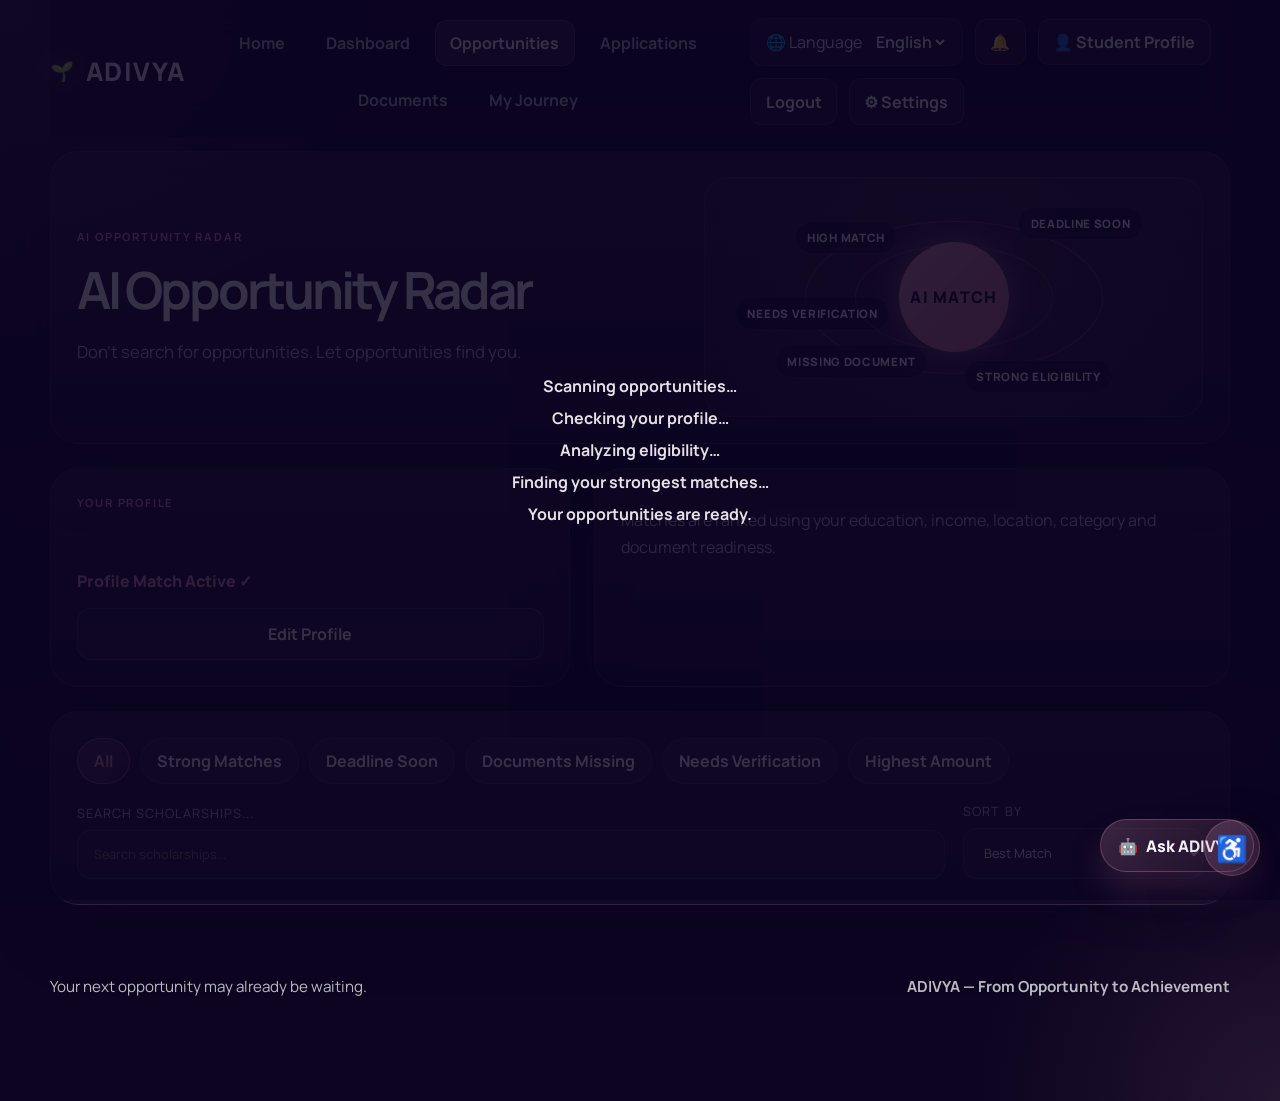
<file: Adivya1/opportunities.html>
<!DOCTYPE html>
<html lang="en">
  <head>
    <meta charset="UTF-8" />
    <meta name="viewport" content="width=device-width, initial-scale=1.0" />
    <title>ADIVYA | AI Opportunity Radar</title>
    <link rel="preconnect" href="https://fonts.googleapis.com" />
    <link rel="preconnect" href="https://fonts.gstatic.com" crossorigin />
    <link href="https://fonts.googleapis.com/css2?family=Manrope:wght@400;500;600;700;800&display=swap" rel="stylesheet" />
    <link rel="stylesheet" href="styles.css" />
  </head>
  <body class="opportunities-page">
    <div class="page-shell">
      <header class="dashboard-header container">
        <div class="brand" aria-label="ADIVYA home">
          <span class="brand-mark">🌱</span>
          <span>ADIVYA</span>
        </div>

        <nav class="dashboard-nav" aria-label="Main navigation">
          <button type="button" class="nav-item" data-nav="home">Home</button>
          <button type="button" class="nav-item" data-nav="dashboard">Dashboard</button>
          <button type="button" class="nav-item active" data-nav="opportunities">Opportunities</button>
          <button type="button" class="nav-item" data-nav="applications">Applications</button>
          <button type="button" class="nav-item" data-nav="documents">Documents</button>
          <button type="button" class="nav-item" data-nav="journey">My Journey</button>
        </nav>

        <div class="dashboard-tools">
          <label class="language-mini" aria-label="Language selector">
            <span>🌐 Language</span>
            <select id="opportunityLanguage">
              <option value="en">English</option>
              <option value="te">తెలుగు</option>
              <option value="hi">हिन्दी</option>
            </select>
          </label>
          <button type="button" class="icon-button notification-toggle" aria-label="Notifications">
            🔔
            <span class="notification-badge" id="notificationBadge">2</span>
          </button>
          <button type="button" class="profile-pill" id="profileEditButton">👤 Student Profile</button>
          <button type="button" class="logout-button" id="logoutButton">Logout</button>
        </div>
      </header>

      <main class="opportunities-main container">
        <section class="radar-hero card">
          <div class="radar-copy">
            <p class="eyebrow small">AI Opportunity Radar</p>
            <h1>AI Opportunity Radar</h1>
            <p class="hero-subtitle">Don’t search for opportunities. Let opportunities find you.</p>
          </div>

          <div class="radar-visual" aria-label="AI opportunity radar">
            <div class="radar-core">
              <span>AI MATCH</span>
            </div>
            <div class="radar-node node-high">High Match</div>
            <div class="radar-node node-deadline">Deadline Soon</div>
            <div class="radar-node node-doc">Missing Document</div>
            <div class="radar-node node-eligibility">Strong Eligibility</div>
            <div class="radar-node node-verify">Needs Verification</div>
          </div>
        </section>

        <section class="summary-row-wrap">
          <article class="card profile-summary-card">
            <div class="section-head compact-head">
              <p class="eyebrow small">Your Profile</p>
            </div>
            <div class="profile-metrics" id="profileMetrics"></div>
            <div class="profile-active">Profile Match Active ✓</div>
            <button type="button" class="btn btn-secondary" id="editProfileBtn">Edit Profile</button>
          </article>

          <article class="card stats-card">
            <div class="stats-grid" id="statsGrid"></div>
            <p class="supporting-copy">Matches are ranked using your education, income, location, category and document readiness.</p>
          </article>
        </section>

        <section class="filters-bar card">
          <div class="filter-group">
            <button type="button" class="filter-pill active" data-filter="all">All</button>
            <button type="button" class="filter-pill" data-filter="strong">Strong Matches</button>
            <button type="button" class="filter-pill" data-filter="deadline">Deadline Soon</button>
            <button type="button" class="filter-pill" data-filter="docs">Documents Missing</button>
            <button type="button" class="filter-pill" data-filter="verification">Needs Verification</button>
            <button type="button" class="filter-pill" data-filter="amount">Highest Amount</button>
          </div>

          <div class="search-sort-wrap">
            <label class="search-box">
              <span>Search scholarships...</span>
              <input type="search" id="searchInput" placeholder="Search scholarships..." />
            </label>

            <label class="sort-box">
              <span>Sort by</span>
              <select id="sortSelect">
                <option value="match">Best Match</option>
                <option value="deadline">Deadline</option>
                <option value="amount">Scholarship Amount</option>
                <option value="readiness">Readiness</option>
              </select>
            </label>
          </div>
        </section>

        <section class="cards-area" id="scholarshipList"></section>

        <div class="bottom-message">
          <p>Your next opportunity may already be waiting.</p>
          <strong>ADIVYA — From Opportunity to Achievement</strong>
        </div>
      </main>
    </div>

    <div class="modal hidden" id="detailModal" aria-modal="true" role="dialog">
      <div class="modal-card">
        <button type="button" class="close-modal" id="closeDetailModal">×</button>
        <div id="modalContent"></div>
      </div>
    </div>

    <div class="notification-panel hidden" id="notificationPanel" aria-live="polite">
      <div class="notification-header">
        <strong>ADIVYA Notifications</strong>
        <button type="button" class="close-panel" id="closeNotificationPanel">×</button>
      </div>
      <div id="notificationList"></div>
    </div>

    <button type="button" class="ai-fab" id="aiAssistantToggle">
      <span>🤖</span>
      Ask ADIVYA
    </button>

    <aside class="ai-panel hidden" id="aiPanel" aria-live="polite">
      <div class="ai-header">
        <div>
          <p class="eyebrow small">ADIVYA AI</p>
          <strong>Scholarship guidance</strong>
        </div>
        <button type="button" class="close-panel" id="closeAiPanel">×</button>
      </div>
      <div class="quick-questions">
        <button type="button" class="ai-question" data-question="Why am I eligible?">Why am I eligible?</button>
        <button type="button" class="ai-question" data-question="Which scholarship should I apply for first?">Which scholarship should I apply for first?</button>
        <button type="button" class="ai-question" data-question="What documents am I missing?">What documents am I missing?</button>
        <button type="button" class="ai-question" data-question="Which deadline is closest?">Which deadline is closest?</button>
      </div>
      <div class="ai-response" id="aiResponse">Your strongest next step is to apply to the top match and upload the missing income certificate.</div>
    </aside>

    <nav class="mobile-nav" aria-label="Mobile navigation">
      <button type="button" class="mobile-item" data-nav="home">Home</button>
      <button type="button" class="mobile-item" data-nav="dashboard">Dashboard</button>
      <button type="button" class="mobile-item active" data-nav="opportunities">Opportunities</button>
      <button type="button" class="mobile-item" data-nav="journey">Journey</button>
      <button type="button" class="mobile-item" data-nav="profile">Profile</button>
    </nav>

    <script src="script.js"></script>
  </body>
</html>
</file>
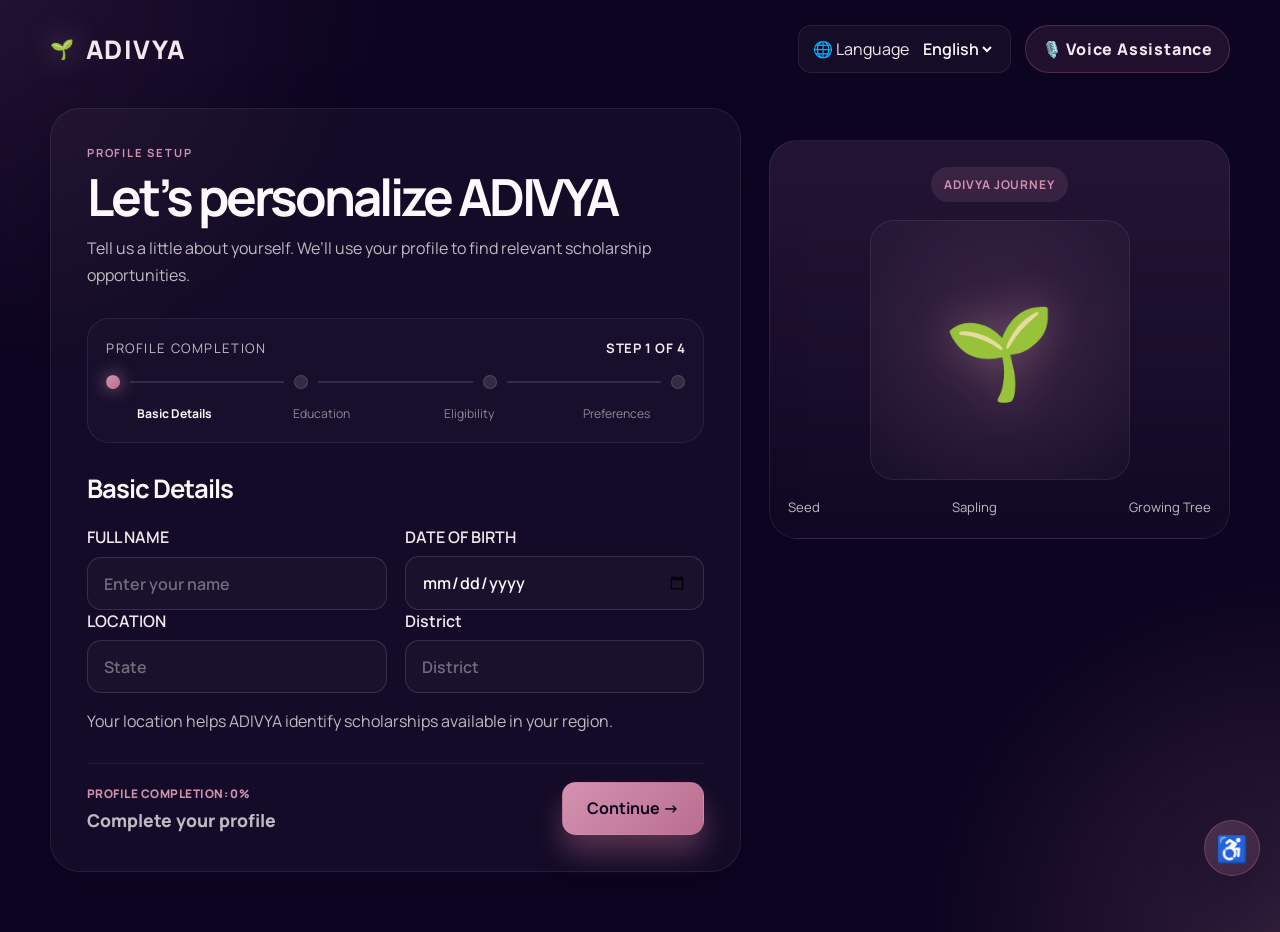
<file: Adivya1/profile.html>
<!DOCTYPE html>
<html lang="en">
  <head>
    <meta charset="UTF-8" />
    <meta name="viewport" content="width=device-width, initial-scale=1.0" />
    <title>ADIVYA | Student Profile Setup</title>
    <link rel="preconnect" href="https://fonts.googleapis.com" />
    <link rel="preconnect" href="https://fonts.gstatic.com" crossorigin />
    <link href="https://fonts.googleapis.com/css2?family=Manrope:wght@400;500;600;700;800&display=swap" rel="stylesheet" />
    <link rel="stylesheet" href="styles.css" />
  </head>
  <body class="profile-page">
    <div class="profile-shell">
      <header class="profile-header container">
        <a class="brand" href="index.html" aria-label="ADIVYA home">
          <span class="brand-mark">🌱</span>
          <span>ADIVYA</span>
        </a>

        <div class="topbar-actions">
          <div class="language-mini" aria-label="Language selector">
            <span>🌐 Language</span>
            <select id="languageSelect">
              <option value="en">English</option>
              <option value="te">తెలుగు</option>
              <option value="hi">हिन्दी</option>
            </select>
          </div>
          <span class="voice-tag">🎙️ Voice Assistance</span>
        </div>
      </header>

      <main class="profile-layout container">
        <section class="profile-main">
          <div class="profile-intro">
            <p class="eyebrow small">Profile Setup</p>
            <h1>Let’s personalize ADIVYA</h1>
            <p>Tell us a little about yourself. We’ll use your profile to find relevant scholarship opportunities.</p>
          </div>

          <div class="progress-section">
            <div class="progress-header">
              <span>PROFILE COMPLETION</span>
              <strong class="step-counter">Step 1 of 4</strong>
            </div>

            <div class="step-progress" aria-label="Profile completion progress">
              <span class="progress-dot active"></span>
              <span class="line"></span>
              <span class="progress-dot"></span>
              <span class="line"></span>
              <span class="progress-dot"></span>
              <span class="line"></span>
              <span class="progress-dot"></span>
            </div>

            <div class="progress-labels">
              <span class="progress-label active">Basic Details</span>
              <span class="progress-label">Education</span>
              <span class="progress-label">Eligibility</span>
              <span class="progress-label">Preferences</span>
            </div>
          </div>

          <div class="profile-steps">
            <section class="step-panel active" data-step="1">
              <div class="panel-header">
                <h2>Basic Details</h2>
              </div>

              <div class="field-grid">
                <label>
                  <span>FULL NAME</span>
                  <input type="text" name="fullName" placeholder="Enter your name" />
                </label>

                <label>
                  <span>DATE OF BIRTH</span>
                  <input type="date" name="dob" />
                </label>
              </div>

              <div class="field-grid location-grid">
                <label>
                  <span>LOCATION</span>
                  <input type="text" name="state" placeholder="State" />
                </label>
                <label>
                  <span class="muted-label">District</span>
                  <input type="text" name="district" placeholder="District" />
                </label>
              </div>

              <p class="helper-text">Your location helps ADIVYA identify scholarships available in your region.</p>
            </section>

            <section class="step-panel hidden" data-step="2">
              <div class="panel-header">
                <h2>Tell us about your education</h2>
              </div>

              <div class="field-grid">
                <label>
                  <span>COURSE / PROGRAM</span>
                  <select name="course">
                    <option value="">Select your course</option>
                    <option>B.Tech</option>
                    <option>B.Sc</option>
                    <option>B.Com</option>
                    <option>B.A.</option>
                    <option>M.Tech</option>
                    <option>M.Sc</option>
                    <option>Diploma</option>
                    <option>Other</option>
                  </select>
                </label>

                <label>
                  <span>INSTITUTION</span>
                  <input type="text" name="institution" placeholder="Enter institution" />
                </label>
              </div>

              <div class="field-grid">
                <label>
                  <span>YEAR OF STUDY</span>
                  <select name="year">
                    <option value="">Select year</option>
                    <option>1st Year</option>
                    <option>2nd Year</option>
                    <option>3rd Year</option>
                    <option>4th Year</option>
                    <option>Postgraduate 1</option>
                    <option>Postgraduate 2</option>
                  </select>
                </label>

                <div class="radio-group">
                  <span>EDUCATION LEVEL</span>
                  <label class="radio-option"><input type="radio" name="educationLevel" value="Undergraduate" /> Undergraduate</label>
                  <label class="radio-option"><input type="radio" name="educationLevel" value="Postgraduate" /> Postgraduate</label>
                  <label class="radio-option"><input type="radio" name="educationLevel" value="Other" /> Other</label>
                </div>
              </div>

              <p class="helper-text">Your course and institution help ADIVYA identify education-specific opportunities.</p>
            </section>

            <section class="step-panel hidden" data-step="3">
              <div class="panel-header">
                <h2>Help us understand your eligibility</h2>
              </div>

              <div class="field-grid">
                <label>
                  <span>FAMILY INCOME RANGE</span>
                  <select name="incomeRange">
                    <option value="">Select range</option>
                    <option>Below ₹1 LPA</option>
                    <option>₹1 – ₹3 LPA</option>
                    <option>₹3 – ₹6 LPA</option>
                    <option>₹6 – ₹10 LPA</option>
                    <option>Above ₹10 LPA</option>
                  </select>
                </label>

                <label>
                  <span>STUDENT CATEGORY</span>
                  <select name="studentCategory">
                    <option value="">Select applicable category</option>
                    <option>General</option>
                    <option>OBC</option>
                    <option>SC</option>
                    <option>ST</option>
                    <option>EWS</option>
                    <option>Other</option>
                  </select>
                </label>
              </div>

              <div class="field-grid single-field">
                <label>
                  <span>STATE / RESIDENCE</span>
                  <select name="residenceState">
                    <option value="">Select state</option>
                    <option>Andhra Pradesh</option>
                    <option>Telangana</option>
                    <option>Karnataka</option>
                    <option>Tamil Nadu</option>
                    <option>Maharashtra</option>
                    <option>Delhi</option>
                    <option>Other</option>
                  </select>
                </label>
              </div>

              <p class="helper-text privacy-text">🔐 Your information is used to personalize scholarship matching.</p>
            </section>

            <section class="step-panel hidden" data-step="4">
              <div class="panel-header">
                <h2>How would you like ADIVYA to help?</h2>
              </div>

              <div class="preference-grid">
                <button type="button" class="preference-card" data-preference="Find Scholarships">
                  <span class="pref-icon">🎯</span>
                  <strong>Find Scholarships</strong>
                  <small>Discover relevant opportunities</small>
                </button>

                <button type="button" class="preference-card" data-preference="Explain Eligibility">
                  <span class="pref-icon">🧠</span>
                  <strong>Explain Eligibility</strong>
                  <small>Understand why you qualify</small>
                </button>

                <button type="button" class="preference-card" data-preference="Document Guidance">
                  <span class="pref-icon">📄</span>
                  <strong>Document Guidance</strong>
                  <small>Know what documents are needed</small>
                </button>

                <button type="button" class="preference-card" data-preference="Deadline Support">
                  <span class="pref-icon">⏰</span>
                  <strong>Deadline Support</strong>
                  <small>Stay on top of deadlines</small>
                </button>

                <button type="button" class="preference-card" data-preference="Regional Language">
                  <span class="pref-icon">🌐</span>
                  <strong>Regional Language</strong>
                  <small>Receive guidance in your preferred language</small>
                </button>

                <button type="button" class="preference-card" data-preference="Voice Assistance">
                  <span class="pref-icon">🎙️</span>
                  <strong>Voice Assistance</strong>
                  <small>Use voice to interact with ADIVYA</small>
                </button>
              </div>

              <div class="language-block">
                <div class="language-head">
                  <h3>🌐 PREFERRED LANGUAGE</h3>
                </div>

                <div class="language-grid">
                  <button type="button" class="language-card selected" data-language="English" data-language-code="en">
                    🇬🇧 English
                  </button>
                  <button type="button" class="language-card" data-language="తెలుగు" data-language-code="te">
                    తెలుగు
                  </button>
                  <button type="button" class="language-card" data-language="हिन्दी" data-language-code="hi">
                    हिन्दी
                  </button>
                </div>

                <p class="small-note">🎙️ Voice Assistance</p>
                <p class="helper-text">Use voice input and receive guidance in your preferred language.</p>
              </div>
            </section>
          </div>

          <div class="profile-actions">
            <div class="status-wrap">
              <span class="status-badge completion-percent">Profile completion: 0%</span>
              <span class="result-status">Complete your profile</span>
            </div>
            <div class="action-row">
              <button type="button" class="btn btn-secondary profile-back">Back</button>
              <button type="button" class="btn btn-primary profile-next">Continue →</button>
            </div>
          </div>
        </section>

        <aside class="profile-visual" aria-label="Growing tree illustration">
          <div class="visual-card">
            <div class="visual-badge">ADIVYA Journey</div>
            <div class="plant-visual" aria-live="polite">
              <span class="plant-stage">🌱</span>
            </div>
            <div class="visual-labels">
              <span>Seed</span>
              <span>Sapling</span>
              <span>Growing Tree</span>
            </div>
          </div>
        </aside>
      </main>
    </div>

    <script src="script.js"></script>
  </body>
</html>
</file>
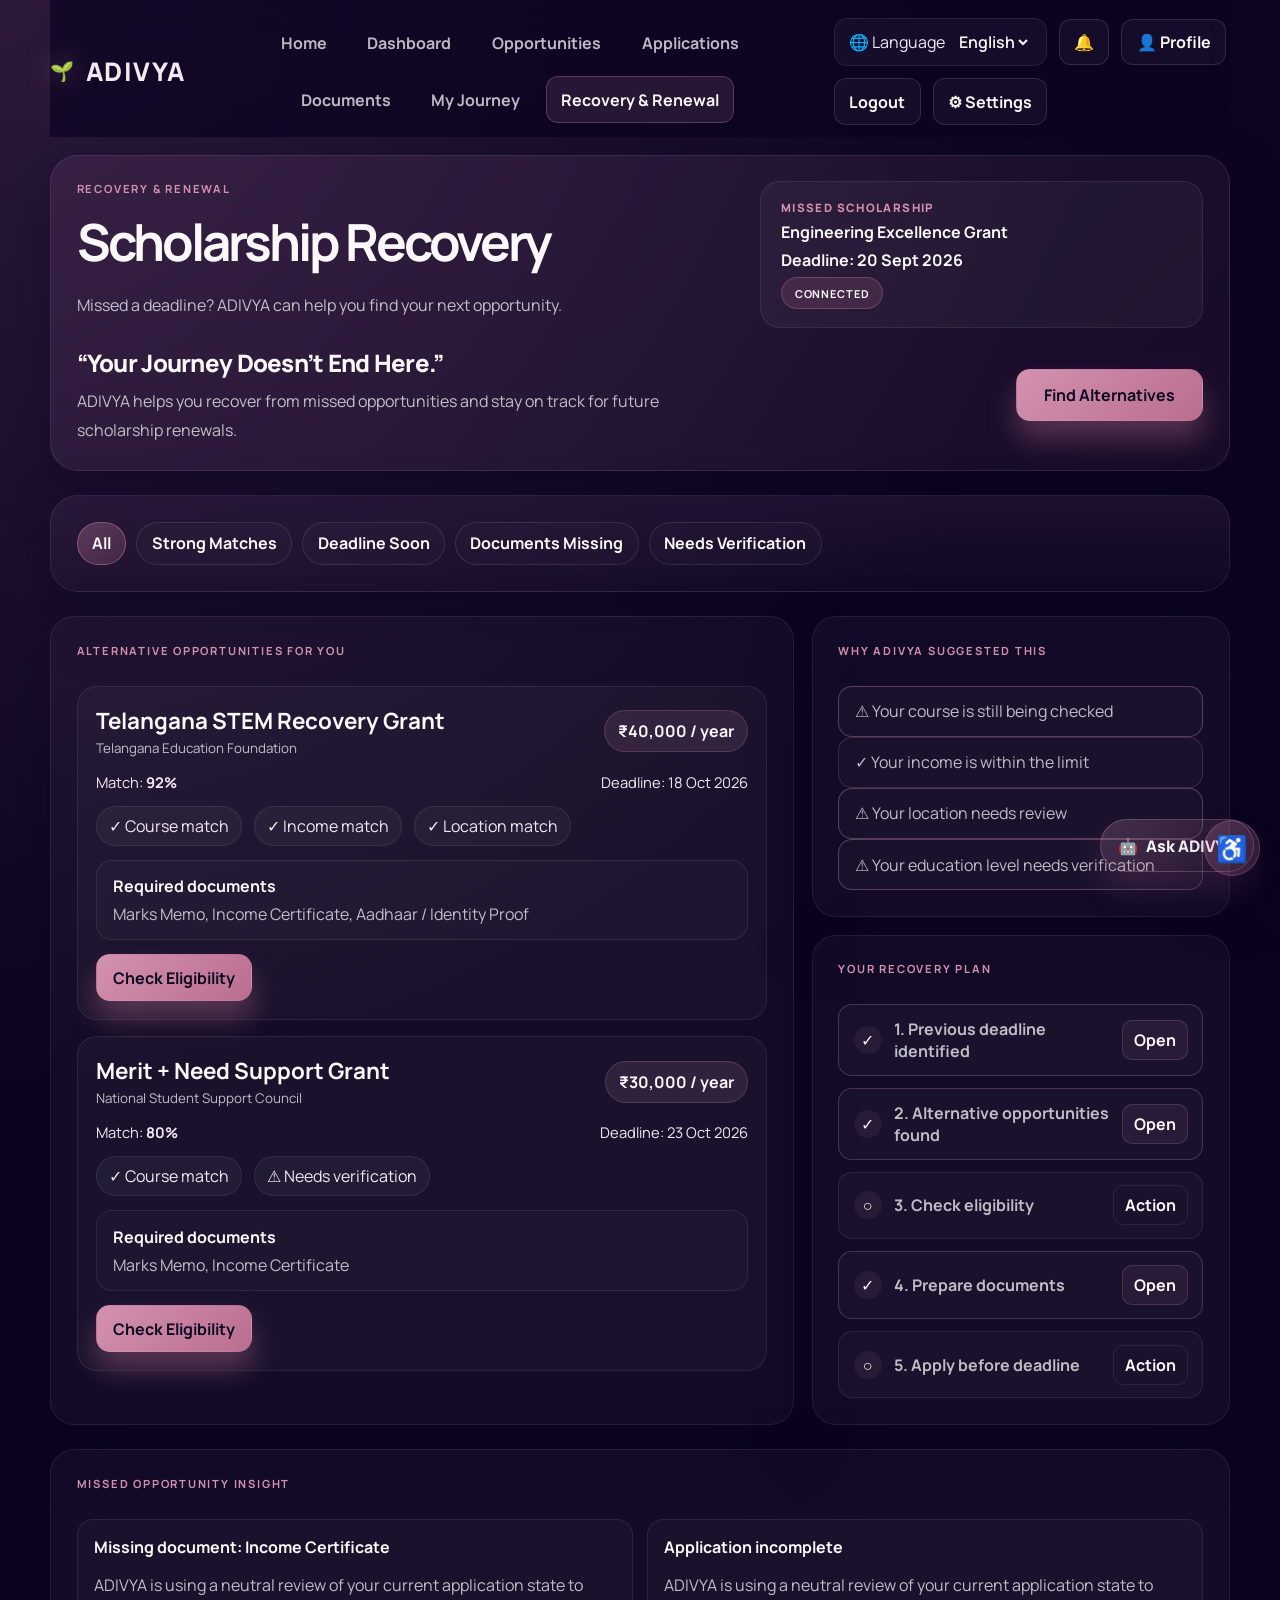
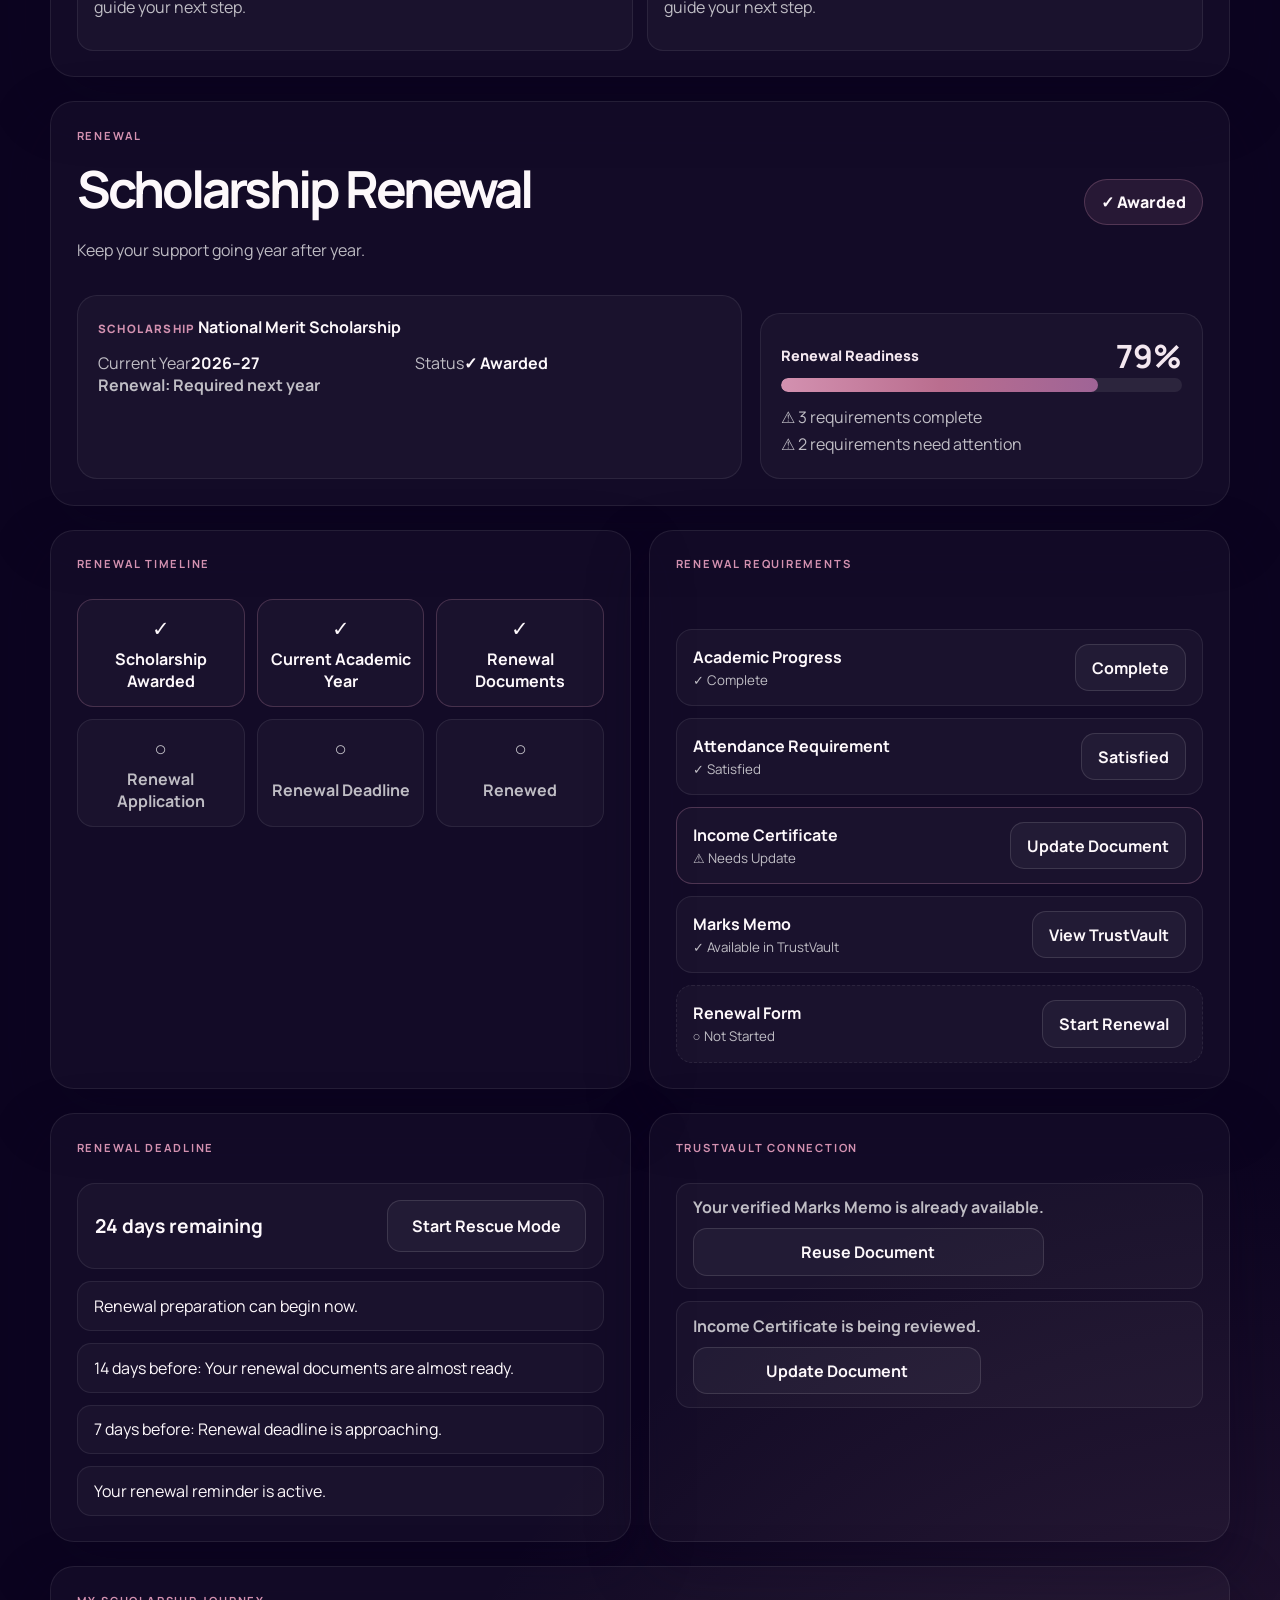
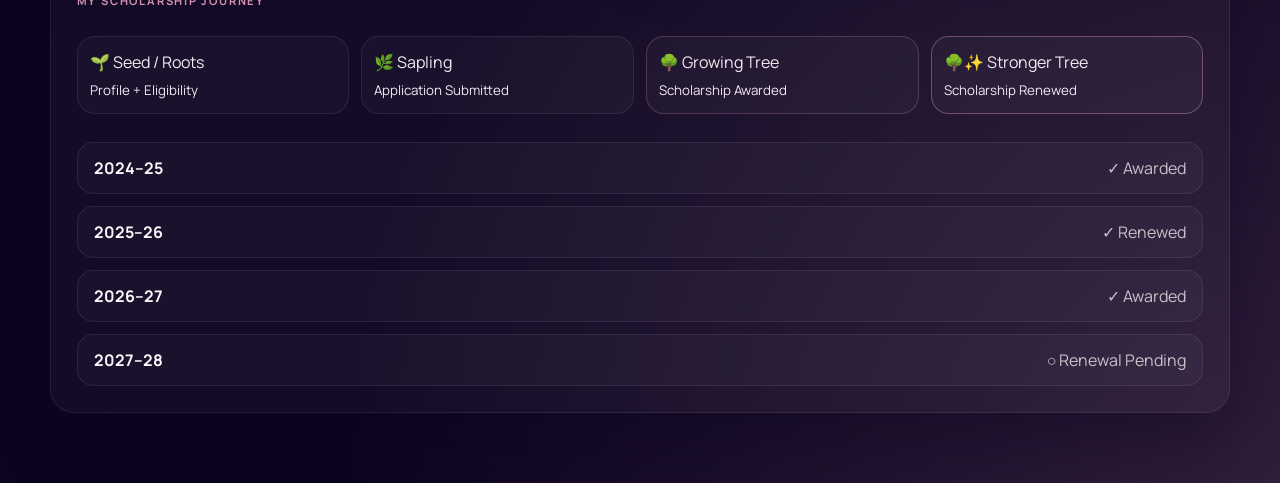
<file: Adivya1/recovery.html>
<!DOCTYPE html>
<html lang="en">
  <head>
    <meta charset="UTF-8" />
    <meta name="viewport" content="width=device-width, initial-scale=1.0" />
    <title>ADIVYA | Recovery & Renewal</title>
    <link rel="preconnect" href="https://fonts.googleapis.com" />
    <link rel="preconnect" href="https://fonts.gstatic.com" crossorigin />
    <link href="https://fonts.googleapis.com/css2?family=Manrope:wght@400;500;600;700;800&display=swap" rel="stylesheet" />
    <link rel="stylesheet" href="styles.css" />
  </head>
  <body class="recovery-page">
    <div class="recovery-shell">
      <header class="dashboard-header container">
        <div class="brand" aria-label="ADIVYA home">
          <span class="brand-mark">🌱</span>
          <span>ADIVYA</span>
        </div>

        <nav class="dashboard-nav" aria-label="Main navigation">
          <button type="button" class="nav-item" data-nav="home">Home</button>
          <button type="button" class="nav-item" data-nav="dashboard">Dashboard</button>
          <button type="button" class="nav-item" data-nav="opportunities">Opportunities</button>
          <button type="button" class="nav-item" data-nav="applications">Applications</button>
          <button type="button" class="nav-item" data-nav="documents">Documents</button>
          <button type="button" class="nav-item" data-nav="journey">My Journey</button>
          <button type="button" class="nav-item active" data-nav="recovery">Recovery &amp; Renewal</button>
        </nav>

        <div class="dashboard-tools">
          <label class="language-mini" aria-label="Language selector">
            <span>🌐 Language</span>
            <select id="recoveryLanguage">
              <option value="en">English</option>
              <option value="te">తెలుగు</option>
              <option value="hi">हिन्दी</option>
            </select>
          </label>
          <button type="button" class="icon-button notification-toggle" aria-label="Notifications">
            🔔
            <span class="notification-badge" id="notificationBadge">0</span>
          </button>
          <button type="button" class="profile-pill" id="profileEditButton">👤 Profile</button>
          <button type="button" class="logout-button" id="logoutButton">Logout</button>
        </div>
      </header>

      <main class="container recovery-main">
        <section class="card recovery-hero">
          <div class="recovery-top-row">
            <div class="hero-copy-block">
              <p class="eyebrow small">RECOVERY &amp; RENEWAL</p>
              <h1>Scholarship Recovery</h1>
              <p class="recovery-subtitle">Missed a deadline? ADIVYA can help you find your next opportunity.</p>
            </div>
            <div class="recovery-summary-mini">
              <span class="mini-label">Missed Scholarship</span>
              <strong id="missedScholarshipName">Engineering Excellence Grant</strong>
              <span class="mini-meta">Deadline: <strong id="missedDeadlineText">12 Oct 2026</strong></span>
              <span class="mini-meta status-pill danger">Deadline Passed</span>
            </div>
          </div>

          <div class="hero-actions-row">
            <div>
              <p class="hero-quote">“Your Journey Doesn’t End Here.”</p>
              <p class="hero-tagline">ADIVYA helps you recover from missed opportunities and stay on track for future scholarship renewals.</p>
            </div>
            <button type="button" class="btn btn-primary large" id="findAlternativesButton">Find Alternatives</button>
          </div>
        </section>

        <section class="recovery-filters card">
          <button type="button" class="filter-chip active" data-filter="all">All</button>
          <button type="button" class="filter-chip" data-filter="strong">Strong Matches</button>
          <button type="button" class="filter-chip" data-filter="deadline">Deadline Soon</button>
          <button type="button" class="filter-chip" data-filter="docs">Documents Missing</button>
          <button type="button" class="filter-chip" data-filter="verify">Needs Verification</button>
        </section>

        <section class="recovery-layout">
          <article class="card recovery-panel">
            <div class="section-head compact-head">
              <p class="eyebrow small">ALTERNATIVE OPPORTUNITIES FOR YOU</p>
            </div>
            <div id="recoveryResults" class="recovery-results"></div>
          </article>

          <aside class="recovery-stack">
            <article class="card insight-panel">
              <div class="section-head compact-head">
                <p class="eyebrow small">WHY ADIVYA SUGGESTED THIS</p>
              </div>
              <div id="whySuggestionList" class="suggestion-list"></div>
            </article>

            <article class="card plan-panel">
              <div class="section-head compact-head">
                <p class="eyebrow small">YOUR RECOVERY PLAN</p>
              </div>
              <div id="recoveryPlan" class="recovery-plan"></div>
            </article>
          </aside>
        </section>

        <article class="card missed-insight-panel">
          <div class="section-head compact-head">
            <p class="eyebrow small">MISSED OPPORTUNITY INSIGHT</p>
          </div>
          <div id="missedInsight" class="missed-insight"></div>
        </article>

        <section class="card renewal-section">
          <div class="renewal-header-block">
            <div>
              <p class="eyebrow small">RENEWAL</p>
              <h2>Scholarship Renewal</h2>
              <p class="renewal-subtitle">Keep your support going year after year.</p>
            </div>
            <div class="renewal-status-badge">✓ Awarded</div>
          </div>

          <div class="awarded-card-row">
            <div class="awarded-card">
              <span class="label">SCHOLARSHIP</span>
              <strong id="renewalScholarshipName">National Merit Scholarship</strong>
              <div class="two-column">
                <div><span>Current Year</span><strong id="renewalYear">2026–27</strong></div>
                <div><span>Status</span><strong>✓ Awarded</strong></div>
              </div>
              <div class="renewal-footnote">Renewal: <strong>Required next year</strong></div>
            </div>

            <div class="readiness-box">
              <div class="readiness-header">
                <span>Renewal Readiness</span>
                <strong id="renewalReadinessValue">82%</strong>
              </div>
              <div class="progress-track"><span id="renewalProgressBar"></span></div>
              <div class="readiness-note" id="renewalRequirementSummary">✓ 4 requirements complete<br />⚠ 1 requirement needs attention</div>
            </div>
          </div>
        </section>

        <section class="renewal-layout-grid">
          <article class="card renewal-panel">
            <div class="section-head compact-head">
              <p class="eyebrow small">RENEWAL TIMELINE</p>
            </div>
            <div id="renewalTimeline" class="renewal-timeline"></div>
          </article>

          <article class="card requirement-panel">
            <div class="section-head compact-head">
              <p class="eyebrow small">RENEWAL REQUIREMENTS</p>
            </div>
            <div id="renewalRequirements" class="requirement-list"></div>
          </article>
        </section>

        <section class="renewal-bottom-grid">
          <article class="card deadline-panel">
            <div class="section-head compact-head">
              <p class="eyebrow small">RENEWAL DEADLINE</p>
            </div>
            <div class="deadline-box">
              <strong id="renewalDeadlineText">24 days remaining</strong>
              <button type="button" class="btn btn-secondary" id="renewalRescueButton">Start Rescue Mode</button>
            </div>
            <div id="renewalReminders" class="reminder-list"></div>
          </article>

          <article class="card trustvault-panel">
            <div class="section-head compact-head">
              <p class="eyebrow small">TRUSTVAULT CONNECTION</p>
            </div>
            <div id="trustVaultStatus" class="trustvault-status"></div>
          </article>
        </section>

        <section class="card renewal-form-card hidden" id="renewalFormCard">
          <div class="section-head compact-head">
            <p class="eyebrow small">PREFILLED RENEWAL</p>
            <h3>Start Renewal</h3>
          </div>

          <form id="renewalForm" class="renewal-form">
            <div class="form-grid-two">
              <label>
                <span>Name</span>
                <input type="text" id="renewalName" name="name" />
              </label>
              <label>
                <span>Course</span>
                <input type="text" id="renewalCourse" name="course" />
              </label>
              <label>
                <span>Institution</span>
                <input type="text" id="renewalInstitution" name="institution" />
              </label>
              <label>
                <span>Scholarship</span>
                <input type="text" id="renewalScholarship" name="scholarship" />
              </label>
              <label>
                <span>Previous Award Details</span>
                <input type="text" id="renewalAwardDetails" name="previousAward" />
              </label>
              <label>
                <span>Documents</span>
                <input type="text" id="renewalDocuments" name="documents" />
              </label>
            </div>
            <div class="review-actions">
              <button type="button" class="btn btn-secondary" id="closeRenewalForm">Cancel</button>
              <button type="button" class="btn btn-primary" id="submitRenewalButton">Submit Renewal</button>
            </div>
          </form>
        </section>

        <section class="card journey-panel">
          <div class="section-head compact-head">
            <p class="eyebrow small">MY SCHOLARSHIP JOURNEY</p>
          </div>
          <div class="tree-box">
            <div id="growingTree" class="growing-tree"></div>
            <div id="renewalHistory" class="history-list compact-history"></div>
          </div>
        </section>
      </main>
    </div>

    <button type="button" class="ai-fab" id="aiAssistantToggle" aria-label="Ask ADIVYA">
      <span>🤖</span>
      Ask ADIVYA
    </button>

    <aside class="ai-panel hidden" id="aiPanel" aria-live="polite">
      <div class="ai-header">
        <div>
          <p class="eyebrow small">ADIVYA AI</p>
          <strong>Recovery &amp; Renewal guidance</strong>
        </div>
        <button type="button" class="close-panel" id="closeAiPanel">×</button>
      </div>

      <div class="quick-questions">
        <button type="button" class="ai-question" data-question="What can I apply for after missing this scholarship?">What can I apply for after missing this scholarship?</button>
        <button type="button" class="ai-question" data-question="Which alternative matches me?">Which alternative matches me?</button>
        <button type="button" class="ai-question" data-question="When is my renewal deadline?">When is my renewal deadline?</button>
        <button type="button" class="ai-question" data-question="What documents do I need for renewal?">What documents do I need for renewal?</button>
        <button type="button" class="ai-question" data-question="Can I reuse my previous documents?">Can I reuse my previous documents?</button>
      </div>

      <div class="ai-response" id="aiResponse">ADIVYA is checking what you can recover and what to do next to keep your scholarship journey moving.</div>
    </aside>

    <div class="notification-panel hidden" id="notificationPanel" aria-live="polite">
      <div class="notification-header">
        <strong>ADIVYA Notifications</strong>
        <button type="button" class="close-panel" id="closeNotificationPanel">×</button>
      </div>
      <div id="notificationList"></div>
    </div>

    <script src="script.js"></script>
  </body>
</html>
</file>
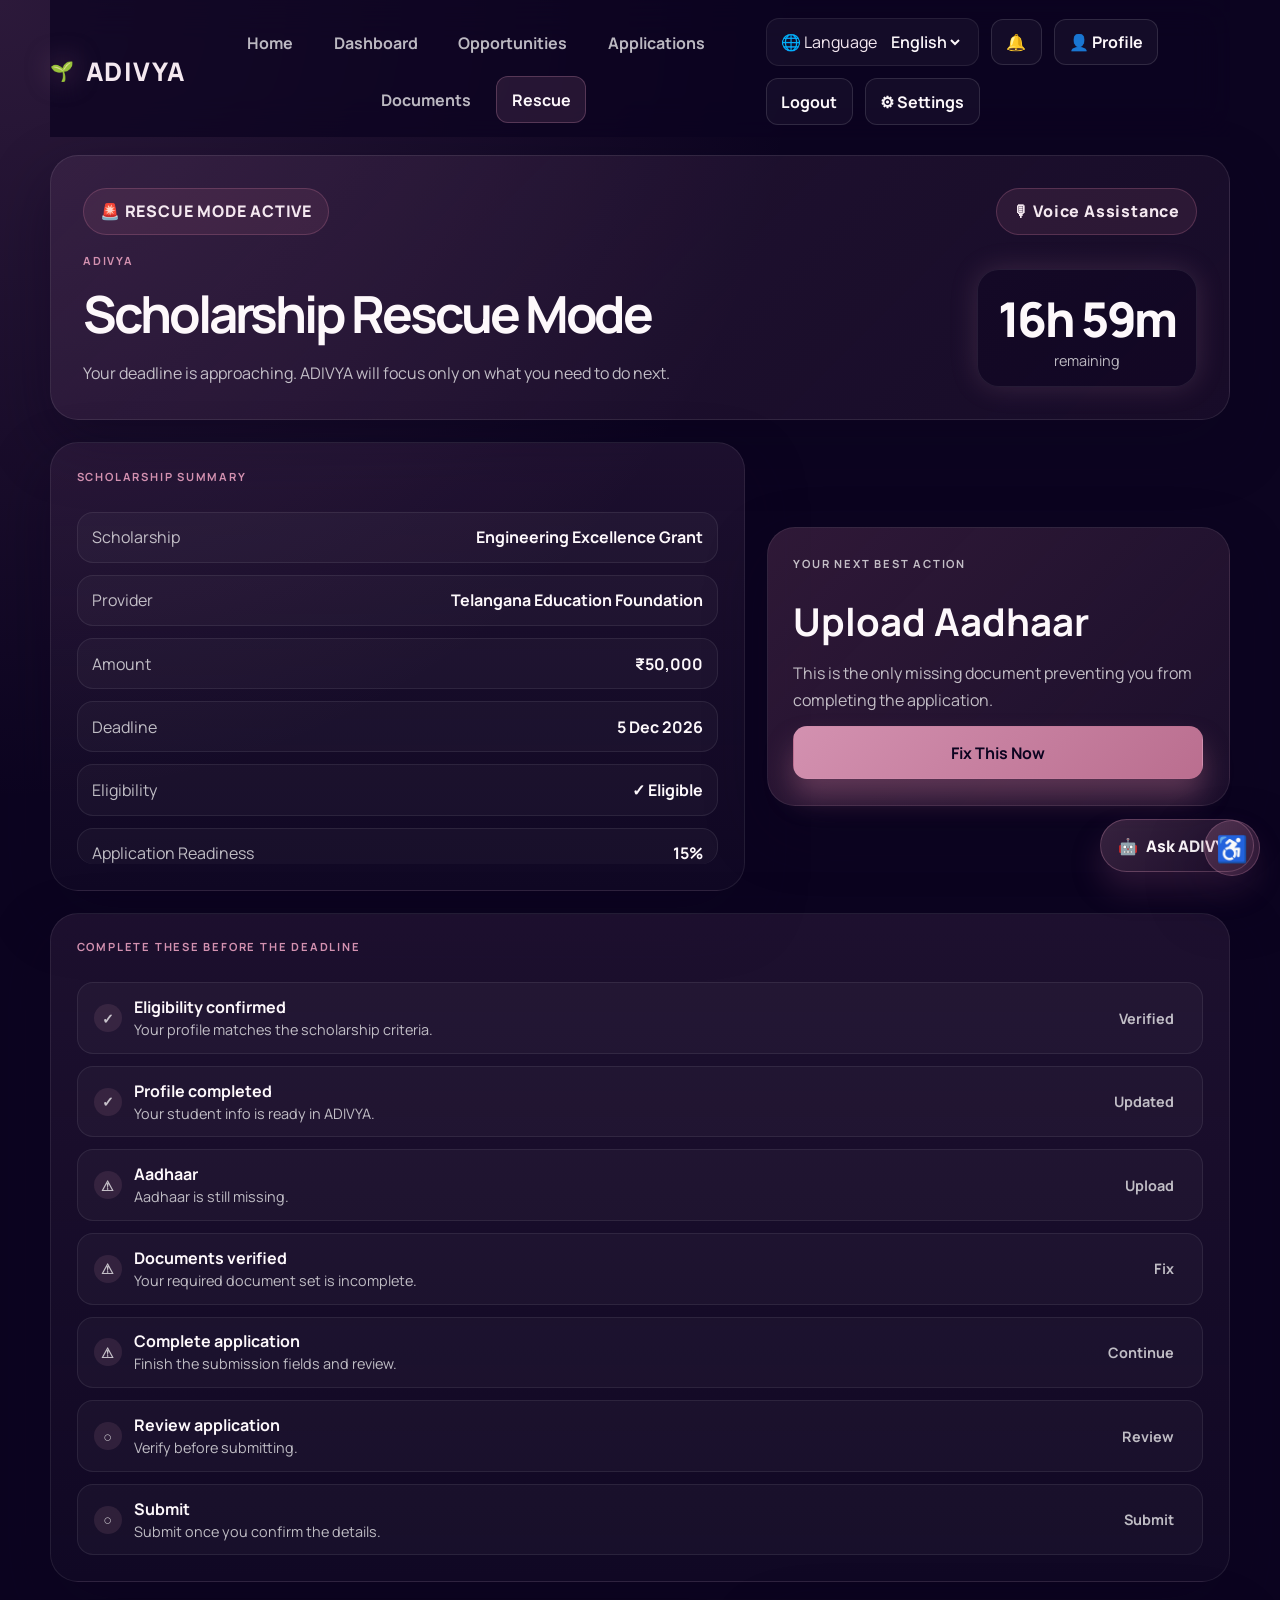
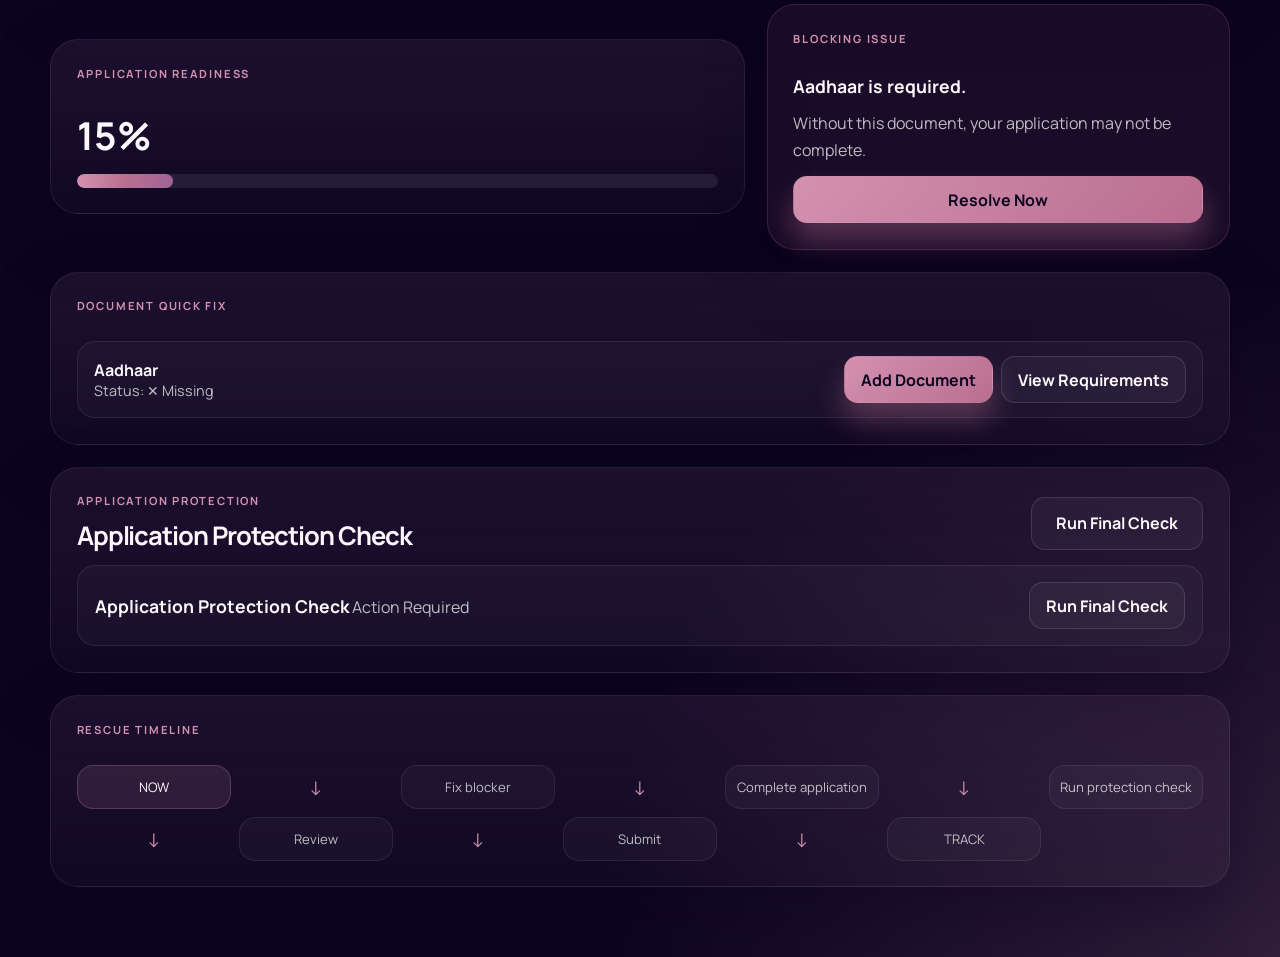
<file: Adivya1/rescue.html>
<!DOCTYPE html>
<html lang="en">
  <head>
    <meta charset="UTF-8" />
    <meta name="viewport" content="width=device-width, initial-scale=1.0" />
    <title>ADIVYA | Rescue Mode</title>
    <link rel="preconnect" href="https://fonts.googleapis.com" />
    <link rel="preconnect" href="https://fonts.gstatic.com" crossorigin />
    <link href="https://fonts.googleapis.com/css2?family=Manrope:wght@400;500;600;700;800&display=swap" rel="stylesheet" />
    <link rel="stylesheet" href="styles.css" />
  </head>
  <body class="rescue-page">
    <div class="rescue-shell">
      <header class="dashboard-header container">
        <div class="brand" aria-label="ADIVYA home">
          <span class="brand-mark">🌱</span>
          <span>ADIVYA</span>
        </div>

        <nav class="dashboard-nav" aria-label="Main navigation">
          <button type="button" class="nav-item" data-nav="home">Home</button>
          <button type="button" class="nav-item" data-nav="dashboard">Dashboard</button>
          <button type="button" class="nav-item" data-nav="opportunities">Opportunities</button>
          <button type="button" class="nav-item" data-nav="applications">Applications</button>
          <button type="button" class="nav-item" data-nav="documents">Documents</button>
          <button type="button" class="nav-item active" data-nav="rescue">Rescue</button>
        </nav>

        <div class="dashboard-tools">
          <label class="language-mini" aria-label="Language selector">
            <span>🌐 Language</span>
            <select id="rescueLanguage">
              <option value="en">English</option>
              <option value="te">తెలుగు</option>
              <option value="hi">हिन्दी</option>
            </select>
          </label>
          <button type="button" class="icon-button notification-toggle" aria-label="Notifications">
            🔔
            <span class="notification-badge" id="notificationBadge">1</span>
          </button>
          <button type="button" class="profile-pill" id="profileEditButton">👤 Profile</button>
          <button type="button" class="logout-button" id="logoutButton">Logout</button>
        </div>
      </header>

      <main class="container rescue-main">
        <section class="card rescue-hero">
          <div class="rescue-top-bar">
            <div class="rescue-status">🚨 RESCUE MODE ACTIVE</div>
            <div class="voice-tag">🎙 Voice Assistance</div>
          </div>

          <div class="rescue-header-block">
            <div>
              <p class="eyebrow small">ADIVYA</p>
              <h1>Scholarship Rescue Mode</h1>
              <p class="rescue-subtitle">Your deadline is approaching. ADIVYA will focus only on what you need to do next.</p>
            </div>

            <div class="countdown-box">
              <div class="countdown-value" id="countdownValue">17h 42m</div>
              <div class="countdown-label" id="countdownLabel">remaining</div>
            </div>
          </div>
        </section>

        <section class="rescue-grid">
          <article class="card rescue-summary-card">
            <div class="section-head compact-head">
              <p class="eyebrow small">Scholarship Summary</p>
            </div>
            <div id="scholarshipSummary"></div>
          </article>

          <article class="card rescue-action-card">
            <p class="eyebrow small">YOUR NEXT BEST ACTION</p>
            <h2 id="nextActionTitle">Upload Income Certificate</h2>
            <p id="nextActionText">This is the only missing document preventing you from completing the application.</p>
            <button type="button" class="btn btn-primary btn-block" id="nextActionButton">Fix This Now</button>
          </article>
        </section>

        <section class="card rescue-checklist-card">
          <div class="section-head compact-head">
            <p class="eyebrow small">Complete These Before the Deadline</p>
          </div>
          <div id="rescueChecklist" class="rescue-checklist"></div>
        </section>

        <section class="rescue-progress-grid">
          <article class="card progress-card">
            <div class="section-head compact-head">
              <p class="eyebrow small">APPLICATION READINESS</p>
            </div>
            <div class="readiness-stack">
              <strong id="rescueReadinessValue">78%</strong>
              <div class="progress-track">
                <span id="rescueProgressBar"></span>
              </div>
            </div>
          </article>

          <article class="card blocker-card" id="blockerCard">
            <div class="section-head compact-head">
              <p class="eyebrow small">BLOCKING ISSUE</p>
            </div>
            <div id="blockerContent"></div>
          </article>
        </section>

        <section class="card rescue-quickfix-card">
          <div class="section-head compact-head">
            <p class="eyebrow small">Document Quick Fix</p>
          </div>
          <div id="documentQuickFix"></div>
        </section>

        <section class="card rescue-protection-card">
          <div class="section-head compact-head">
            <div>
              <p class="eyebrow small">Application Protection</p>
              <h3>Application Protection Check</h3>
            </div>
            <button type="button" class="btn btn-secondary" id="runProtectionBtn">Run Final Check</button>
          </div>
          <div id="protectionStatus"></div>
        </section>

        <section class="card rescue-review-card hidden" id="finalReviewCard">
          <div class="section-head compact-head">
            <p class="eyebrow small">Final Review</p>
            <h3>Review carefully before submitting.</h3>
          </div>
          <ul id="reviewChecklist" class="review-list"></ul>
          <div class="review-actions">
            <button type="button" class="btn btn-secondary" id="goBackButton">Go Back</button>
            <button type="button" class="btn btn-primary" id="confirmSubmitButton">Confirm &amp; Submit</button>
          </div>
        </section>

        <section class="card confirmation-card hidden" id="confirmationCard">
          <div class="confirmation-mark">✓</div>
          <div>
            <p class="eyebrow small">APPLICATION SUBMITTED</p>
            <h3 id="submittedScholarshipName">Scholarship</h3>
            <p id="submittedDateText">Submitted: --</p>
            <p class="confirmation-status">Submitted successfully</p>
            <p class="next-step-text">Your next step</p>
            <p>Track your application from Applications.</p>
            <button type="button" class="btn btn-primary" id="viewApplicationButton">View Application</button>
          </div>
        </section>

        <section class="card rescue-timeline-card">
          <div class="section-head compact-head">
            <p class="eyebrow small">Rescue Timeline</p>
          </div>
          <div id="rescueTimeline" class="rescue-timeline"></div>
        </section>
      </main>
    </div>

    <button type="button" class="ai-fab" id="aiAssistantToggle" aria-label="Ask ADIVYA">
      <span>🤖</span>
      Ask ADIVYA
    </button>

    <aside class="ai-panel hidden" id="aiPanel" aria-live="polite">
      <div class="ai-header">
        <div>
          <p class="eyebrow small">ADIVYA AI</p>
          <strong>Rescue guidance</strong>
        </div>
        <button type="button" class="close-panel" id="closeAiPanel">×</button>
      </div>
      <div class="quick-questions">
        <button type="button" class="ai-question" data-question="What should I do first?">What should I do first?</button>
        <button type="button" class="ai-question" data-question="What is blocking my application?">What is blocking my application?</button>
        <button type="button" class="ai-question" data-question="Which document is missing?">Which document is missing?</button>
        <button type="button" class="ai-question" data-question="How much time do I have?">How much time do I have?</button>
        <button type="button" class="ai-question" data-question="Am I ready to submit?">Am I ready to submit?</button>
      </div>
      <div class="ai-response" id="aiResponse">ADIVYA is organizing the next action that matters most.</div>
    </aside>

    <div class="notification-panel hidden" id="notificationPanel" aria-live="polite">
      <div class="notification-header">
        <strong>ADIVYA Notifications</strong>
        <button type="button" class="close-panel" id="closeNotificationPanel">×</button>
      </div>
      <div id="notificationList"></div>
    </div>

    <script src="script.js"></script>
  </body>
</html>
</file>
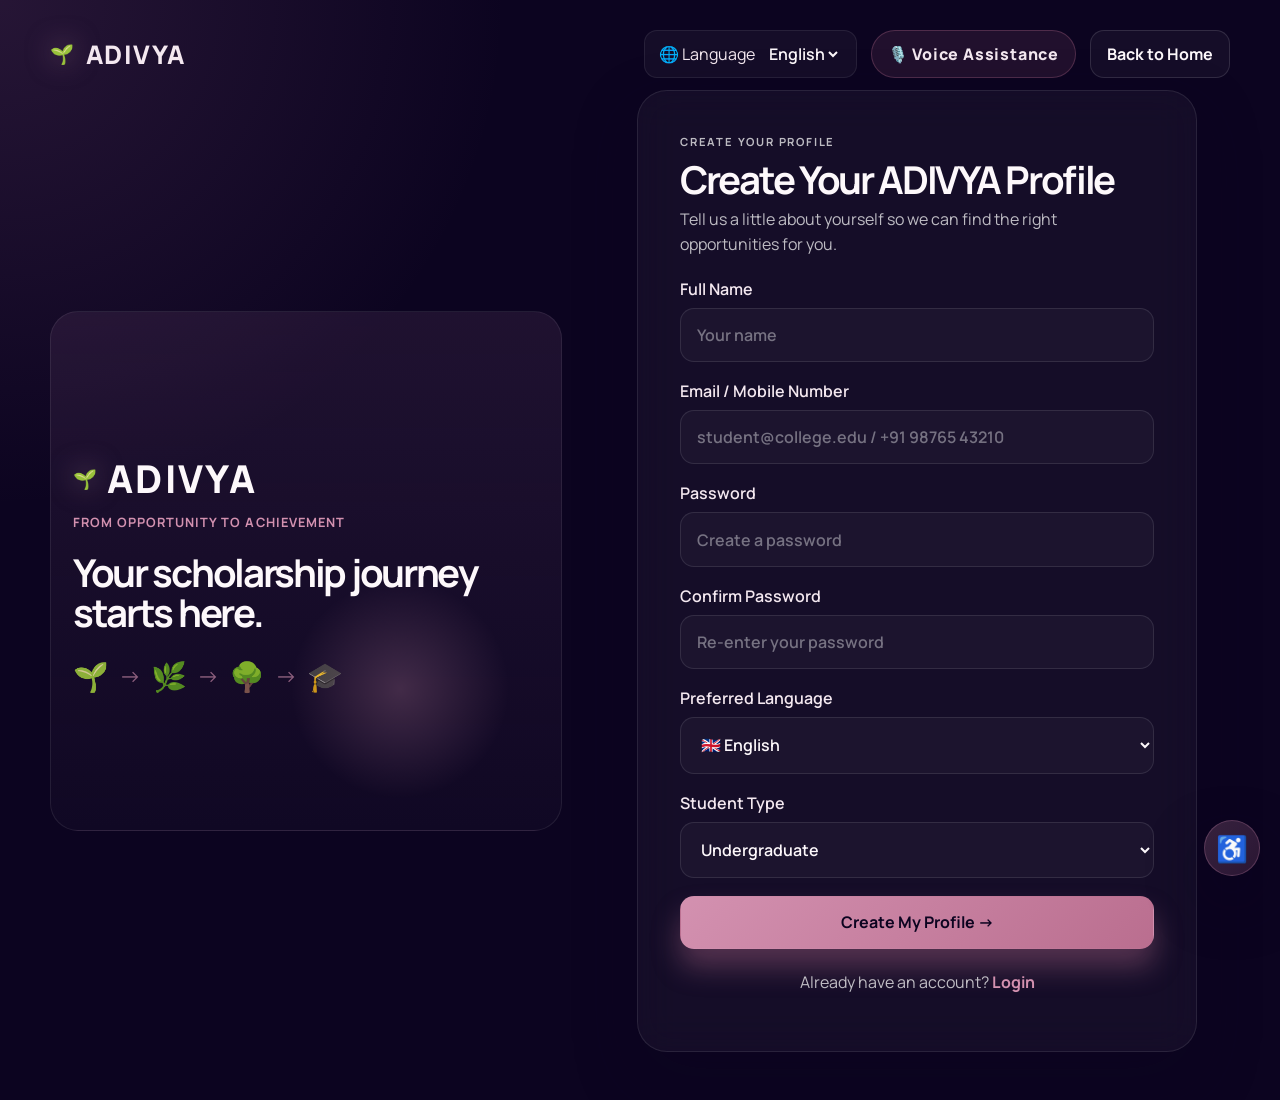
<file: Adivya1/signup.html>
<!DOCTYPE html>
<html lang="en">
  <head>
    <meta charset="UTF-8" />
    <meta name="viewport" content="width=device-width, initial-scale=1.0" />
    <title>ADIVYA | Sign Up</title>
    <link rel="preconnect" href="https://fonts.googleapis.com" />
    <link rel="preconnect" href="https://fonts.gstatic.com" crossorigin />
    <link
      href="https://fonts.googleapis.com/css2?family=Manrope:wght@400;500;600;700;800&display=swap"
      rel="stylesheet"
    />
    <link rel="stylesheet" href="styles.css" />
  </head>
  <body class="auth-page" data-view="signup">
    <div class="auth-shell">
      <header class="auth-topbar container">
        <a class="brand" href="index.html" aria-label="Back to ADIVYA home">
          <span class="brand-mark">🌱</span>
          <span>ADIVYA</span>
        </a>

        <div class="topbar-actions">
          <div class="language-mini" aria-label="Language selector">
            <span>🌐 Language</span>
            <select id="languageSelect">
              <option value="en">English</option>
              <option value="te">తెలుగు</option>
              <option value="hi">हिन्दी</option>
            </select>
          </div>
          <span class="voice-tag">🎙️ Voice Assistance</span>
          <a href="index.html" class="btn btn-secondary small-btn">Back to Home</a>
        </div>
      </header>

      <main class="auth-layout container">
        <aside class="brand-panel" aria-label="Branding panel">
          <div class="brand-block">
            <div class="brand-row">
              <span class="brand-mark">🌱</span>
              <span class="brand-name">ADIVYA</span>
            </div>
            <p class="brand-tagline" data-i18n="tagline">From Opportunity to Achievement</p>
          </div>

          <h1 data-i18n="panelTitle">Your scholarship journey starts here.</h1>

          <div class="tree-visual" aria-label="Growing tree timeline">
            <span>🌱</span>
            <span class="tree-arrow">→</span>
            <span>🌿</span>
            <span class="tree-arrow">→</span>
            <span>🌳</span>
            <span class="tree-arrow">→</span>
            <span>🎓</span>
          </div>
        </aside>

        <section class="auth-stage" aria-live="polite">
          <div class="auth-card view hidden" data-view="login">
            <div class="auth-header">
              <p class="eyebrow small" data-i18n="welcomeLabel">Welcome Back</p>
              <h2 data-i18n="loginTitle">Welcome Back</h2>
              <p data-i18n="loginSubtitle">Continue your scholarship journey with ADIVYA.</p>
            </div>

            <form class="auth-form" data-form="login">
              <label>
                <span data-i18n="emailLabel">Email / Mobile Number</span>
                <input type="text" placeholder="student@college.edu / +91 98765 43210" />
              </label>

              <label>
                <span data-i18n="passwordLabel">Password</span>
                <input type="password" placeholder="Enter your password" />
              </label>

              <div class="form-row">
                <label class="check-row">
                  <input type="checkbox" checked />
                  <span data-i18n="rememberMe">Remember me</span>
                </label>
                <button type="button" class="inline-link" data-action="forgot-password" data-i18n="forgotPassword">Forgot Password?</button>
              </div>

              <button type="submit" class="btn btn-primary btn-block" data-i18n="loginButton">Login →</button>
            </form>

            <div class="divider"><span data-i18n="or">OR</span></div>

            <div class="auth-actions">
              <button type="button" class="btn btn-secondary btn-block" data-action="google" data-i18n="googleButton">Continue with Google</button>
              <button type="button" class="btn btn-secondary btn-block" data-action="otp" data-i18n="otpButton">Continue with Mobile OTP</button>
            </div>

            <p class="auth-footer">
              <span data-i18n="newUser">New to ADIVYA?</span>
              <button type="button" class="inline-link inline-button" data-action="show-signup" data-i18n="createAccount">Create an Account</button>
            </p>

            <p class="privacy-note" data-i18n="privacyText">🔐 Your information is protected and used only to personalize your scholarship journey.</p>
          </div>

          <div class="auth-card view active" data-view="signup">
            <div class="auth-header">
              <p class="eyebrow small" data-i18n="signupLabel">Create Your Profile</p>
              <h2 data-i18n="signupTitle">Create Your ADIVYA Profile</h2>
              <p data-i18n="signupSubtitle">Tell us a little about yourself so we can find the right opportunities for you.</p>
            </div>

            <form class="auth-form" data-form="signup">
              <label>
                <span data-i18n="fullName">Full Name</span>
                <input type="text" placeholder="Your name" />
              </label>

              <label>
                <span data-i18n="emailPhone">Email / Mobile Number</span>
                <input type="text" placeholder="student@college.edu / +91 98765 43210" />
              </label>

              <label>
                <span data-i18n="password">Password</span>
                <input type="password" placeholder="Create a password" />
              </label>

              <label>
                <span data-i18n="confirmPassword">Confirm Password</span>
                <input type="password" placeholder="Re-enter your password" />
              </label>

              <label>
                <span data-i18n="preferredLanguage">Preferred Language</span>
                <select>
                  <option>🇬🇧 English</option>
                  <option>తెలుగు Telugu</option>
                  <option>हिन्दी Hindi</option>
                </select>
              </label>

              <label>
                <span data-i18n="studentType">Student Type</span>
                <select>
                  <option>Undergraduate</option>
                  <option>Postgraduate</option>
                  <option>Other</option>
                </select>
              </label>

              <button type="submit" class="btn btn-primary btn-block" data-i18n="createProfileButton">Create My Profile →</button>
            </form>

            <p class="auth-footer">
              <span data-i18n="existingUser">Already have an account?</span>
              <button type="button" class="inline-link inline-button" data-action="show-login" data-i18n="loginLink">Login</button>
            </p>
          </div>

          <div class="auth-card view hidden" data-view="otp">
            <div class="auth-header">
              <p class="eyebrow small" data-i18n="otpLabel">Secure verification</p>
              <h2 data-i18n="otpTitle">Verify with Mobile OTP</h2>
              <p data-i18n="otpSubtitle">We sent a 6-digit code to your registered mobile number.</p>
            </div>

            <form class="auth-form" data-form="otp">
              <label>
                <span data-i18n="otpCode">OTP Code</span>
                <input type="text" inputmode="numeric" maxlength="6" placeholder="123456" />
              </label>

              <button type="submit" class="btn btn-primary btn-block" data-i18n="verifyOtpButton">Verify OTP →</button>
            </form>

            <p class="auth-footer">
              <button type="button" class="inline-link inline-button" data-action="show-login" data-i18n="backToLogin">Back to Login</button>
            </p>
          </div>

          <div class="auth-card view hidden" data-view="recovery">
            <div class="auth-header">
              <p class="eyebrow small" data-i18n="recoveryLabel">Account recovery</p>
              <h2 data-i18n="recoveryTitle">Reset Your Password</h2>
              <p data-i18n="recoverySubtitle">Enter your email or mobile number to receive a recovery link.</p>
            </div>

            <form class="auth-form" data-form="recovery">
              <label>
                <span data-i18n="recoveryField">Email / Mobile Number</span>
                <input type="text" placeholder="student@college.edu / +91 98765 43210" />
              </label>

              <button type="submit" class="btn btn-primary btn-block" data-i18n="sendRecoveryButton">Send Recovery Link →</button>
            </form>

            <p class="auth-footer">
              <button type="button" class="inline-link inline-button" data-action="show-login" data-i18n="backToLoginAlt">Back to Login</button>
            </p>
          </div>

          <div class="auth-card view hidden" data-view="profile">
            <div class="auth-header">
              <p class="eyebrow small" data-i18n="profileLabel">Let’s personalize ADIVYA</p>
              <h2 data-i18n="profileTitle">Let’s personalize ADIVYA</h2>
              <p class="progress-text" data-i18n="profileProgress">Step 1 of 4</p>
            </div>

            <form class="auth-form" data-form="profile">
              <div class="input-grid">
                <label>
                  <span data-i18n="courseLabel">Course</span>
                  <input type="text" placeholder="B.Tech / B.Sc" />
                </label>

                <label>
                  <span data-i18n="institutionLabel">Institution</span>
                  <input type="text" placeholder="Your college" />
                </label>
              </div>

              <div class="input-grid">
                <label>
                  <span data-i18n="yearLabel">Year of Study</span>
                  <input type="text" placeholder="1st / 2nd / 3rd year" />
                </label>

                <label>
                  <span data-i18n="incomeLabel">Family Income Range</span>
                  <input type="text" placeholder="₹0 – ₹3LPA" />
                </label>
              </div>

              <div class="input-grid">
                <label>
                  <span data-i18n="locationLabel">Location</span>
                  <input type="text" placeholder="City / State" />
                </label>

                <label>
                  <span data-i18n="categoryLabel">Relevant Student Category</span>
                  <input type="text" placeholder="SC / ST / OBC / General" />
                </label>
              </div>

              <button type="submit" class="btn btn-primary btn-block" data-i18n="continueButton">Continue →</button>
            </form>

            <p class="profile-note" data-i18n="profileNote">ADIVYA will use these details to find relevant scholarship opportunities.</p>
          </div>
        </section>
      </main>
    </div>

    <script src="script.js"></script>
  </body>
</html>
</file>
<file: Adivya1/styles.css>
:root {
  --bg: #0c0420;
  --bg-deep: #14072a;
  --dark-purple: #5d3c64;
  --plum: #7b466a;
  --mauve: #9f6496;
  --soft-pink: #d391b0;
  --rose: #ba6e8f;
  --white: #fdf8fb;
  --off-white: #f4e8f0;
  --muted: rgba(255, 255, 255, 0.72);
  --glass: rgba(255, 255, 255, 0.07);
  --panel: rgba(255, 255, 255, 0.04);
  --line: rgba(255, 255, 255, 0.12);
  --shadow: 0 25px 60px rgba(12, 4, 32, 0.42);
}

* {
  box-sizing: border-box;
}

html {
  scroll-behavior: smooth;
}

body {
  margin: 0;
  font-family: "Manrope", sans-serif;
  background:
    radial-gradient(circle at top left, rgba(157, 100, 150, 0.18), transparent 28%),
    radial-gradient(circle at bottom right, rgba(211, 145, 176, 0.14), transparent 22%),
    var(--bg);
  color: var(--white);
}

a {
  color: inherit;
  text-decoration: none;
}

button,
input,
select {
  font: inherit;
}

img {
  max-width: 100%;
}

.page-shell {
  min-height: 100vh;
}

.container {
  width: min(1180px, calc(100% - 32px));
  margin: 0 auto;
}

.site-header {
  position: sticky;
  top: 0;
  z-index: 50;
  backdrop-filter: blur(20px);
  background: rgba(12, 4, 32, 0.7);
  border-bottom: 1px solid rgba(255, 255, 255, 0.07);
}

.compact-header {
  position: static;
  background: transparent;
  border-bottom: none;
}

.navbar {
  display: flex;
  align-items: center;
  justify-content: space-between;
  min-height: 82px;
  gap: 25px;
}

.brand {
  display: inline-flex;
  align-items: center;
  gap: 10px;
  font-size: 1.6rem;
  font-weight: 800;
  letter-spacing: 0.06em;
  color: var(--off-white);
}

.brand-mark {
  font-size: 1.2rem;
  filter: drop-shadow(0 0 14px rgba(211, 145, 176, 0.6));
}

.nav-group {
  display: flex;
  width: min(68%, 700px);
  justify-content: space-between;
  align-items: center;
  gap: 18px;
}

.nav-links,
.nav-actions {
  display: flex;
  align-items: center;
  gap: 18px;
}

.nav-links a {
  color: var(--muted);
  font-size: 0.96rem;
  transition: color 0.2s ease;
}

.nav-links a:hover,
.nav-links a:focus-visible {
  color: var(--white);
}

.nav-toggle {
  display: none;
  background: transparent;
  border: 1px solid var(--line);
  border-radius: 12px;
  width: 48px;
  height: 42px;
  padding: 10px 12px;
  cursor: pointer;
}

.nav-toggle span {
  display: block;
  width: 100%;
  height: 2px;
  background: var(--white);
  border-radius: 999px;
  margin: 5px 0;
}

.btn {
  display: inline-flex;
  align-items: center;
  justify-content: center;
  padding: 0.9rem 1.5rem;
  border-radius: 14px;
  border: 1px solid transparent;
  font-weight: 700;
  transition:
    transform 0.2s ease,
    box-shadow 0.2s ease,
    border-color 0.2s ease,
    background 0.2s ease;
  cursor: pointer;
}

.btn:hover,
.btn:focus-visible {
  transform: translateY(-2px);
}

.btn-primary {
  background: linear-gradient(135deg, var(--soft-pink), var(--rose));
  color: var(--bg);
  box-shadow: 0 18px 28px rgba(186, 110, 143, 0.38);
}

.btn-secondary {
  background: rgba(255, 255, 255, 0.04);
  border-color: rgba(255, 255, 255, 0.12);
  color: var(--white);
}

.btn-ghost {
  background: transparent;
  border-color: rgba(255, 255, 255, 0.08);
  color: var(--white);
}

.large {
  padding-inline: 1.7rem;
}

.small-btn {
  padding: 0.72rem 1rem;
}

.btn-block {
  width: 100%;
}

.hero {
  display: grid;
  grid-template-columns: 1.08fr 0.92fr;
  align-items: center;
  gap: 52px;
  min-height: 78vh;
  padding-top: 54px;
  padding-bottom: 48px;
}

.eyebrow {
  margin: 0 0 18px;
  font-size: 0.8rem;
  letter-spacing: 0.16em;
  text-transform: uppercase;
  color: var(--soft-pink);
  font-weight: 700;
}

.eyebrow.small {
  margin-bottom: 10px;
  font-size: 0.7rem;
}

.hero-copy h1,
.section-heading h2,
.auth-header h2,
.cta-panel h2 {
  margin: 0;
  letter-spacing: -0.06em;
  line-height: 0.98;
}

.hero-copy h1 {
  font-size: clamp(3rem, 6vw, 5rem);
  max-width: 620px;
}

.hero-text {
  max-width: 620px;
  margin-top: 24px;
  font-size: 1.09rem;
  line-height: 1.7;
  color: var(--muted);
}

.cta-row {
  margin-top: 32px;
  display: flex;
  align-items: center;
  gap: 18px;
  flex-wrap: wrap;
}

.trust-line {
  margin-top: 28px;
  color: var(--off-white);
  font-size: 0.96rem;
  opacity: 0.9;
}

.hero-visual {
  position: relative;
  display: flex;
  justify-content: center;
  padding: 30px 0 18px;
}

.radar-glow {
  position: absolute;
  width: min(100%, 430px);
  height: 430px;
  border-radius: 50%;
  background:
    radial-gradient(circle, rgba(211, 145, 176, 0.28), rgba(157, 100, 150, 0.08) 42%, transparent 65%),
    conic-gradient(from 0deg, rgba(211, 145, 176, 0.24), transparent 28%, rgba(211, 145, 176, 0.18), transparent 58%, rgba(157, 100, 150, 0.14), transparent 100%);
  filter: blur(8px);
  transform: rotate(-10deg);
}

.dashboard-card {
  position: relative;
  width: min(100%, 470px);
  padding: 26px 22px 18px;
  border: 1px solid rgba(255, 255, 255, 0.12);
  border-radius: 26px;
  background: rgba(12, 4, 32, 0.62);
  backdrop-filter: blur(18px);
  box-shadow: var(--shadow);
  z-index: 1;
}

.dashboard-card::before {
  content: "";
  position: absolute;
  inset: 12px;
  border: 1px solid rgba(255, 255, 255, 0.08);
  border-radius: 20px;
  pointer-events: none;
}

.dashboard-top {
  display: flex;
  align-items: center;
  gap: 12px;
  color: var(--off-white);
  font-weight: 700;
  margin-bottom: 20px;
}

.status-dot {
  width: 11px;
  height: 11px;
  border-radius: 50%;
  background: linear-gradient(135deg, var(--soft-pink), var(--rose));
  box-shadow: 0 0 16px rgba(211, 145, 176, 0.9);
}

.stats-grid {
  display: grid;
  grid-template-columns: repeat(2, minmax(150px, 1fr));
  gap: 14px;
}

.mini-stat {
  border: 1px solid rgba(255, 255, 255, 0.08);
  border-radius: 18px;
  padding: 15px 16px;
  background: rgba(93, 60, 100, 0.2);
  min-height: 112px;
}

.mini-stat.accent {
  background: linear-gradient(135deg, rgba(123, 70, 106, 0.5), rgba(211, 145, 176, 0.13));
}

.stat-label {
  display: block;
  color: var(--muted);
  font-size: 0.75rem;
  text-transform: uppercase;
  letter-spacing: 0.08em;
}

.mini-stat strong {
  display: block;
  margin-top: 18px;
  font-size: 2rem;
  line-height: 1;
  color: var(--white);
}

.mini-stat small {
  display: block;
  margin-top: 8px;
  color: var(--muted);
}

.readiness-box,
.alert-box,
.scholarship-item {
  border: 1px solid rgba(255, 255, 255, 0.08);
  border-radius: 18px;
  background: rgba(255, 255, 255, 0.03);
}

.readiness-box {
  margin-top: 18px;
  padding: 15px 16px;
}

.readiness-header {
  display: flex;
  justify-content: space-between;
  align-items: center;
  gap: 12px;
  color: var(--off-white);
  font-size: 0.9rem;
}

.progress-bar {
  height: 10px;
  background: rgba(255, 255, 255, 0.08);
  border-radius: 999px;
  overflow: hidden;
  margin-top: 12px;
}

.progress-bar span {
  display: block;
  width: 82%;
  height: 100%;
  border-radius: inherit;
  background: linear-gradient(90deg, var(--soft-pink), var(--mauve), var(--rose));
}

.alert-box {
  margin-top: 16px;
  padding: 14px;
  display: flex;
  align-items: center;
  gap: 12px;
}

.alert-badge {
  display: inline-flex;
  align-items: center;
  justify-content: center;
  width: 28px;
  height: 28px;
  border-radius: 50%;
  background: linear-gradient(135deg, var(--soft-pink), var(--rose));
  color: var(--bg);
  font-weight: 800;
}

.alert-box small,
.scholarship-item small {
  display: block;
  color: var(--muted);
}

.alert-box strong,
.scholarship-item strong {
  display: block;
  margin-top: 4px;
  color: var(--white);
}

.scholarship-list {
  margin-top: 18px;
  display: grid;
  gap: 12px;
}

.scholarship-item {
  display: grid;
  grid-template-columns: auto 1fr auto;
  align-items: center;
  gap: 10px;
  padding: 12px 12px;
}

.scholarship-item.active {
  background: rgba(155, 101, 150, 0.18);
  border-color: rgba(211, 145, 176, 0.42);
}

.item-pill {
  display: inline-flex;
  align-items: center;
  justify-content: center;
  min-width: 60px;
  padding: 7px 6px;
  border-radius: 999px;
  background: rgba(211, 145, 176, 0.15);
  color: var(--white);
  font-size: 0.7rem;
  font-weight: 700;
  text-transform: uppercase;
}

.item-pill.alt {
  background: rgba(157, 100, 150, 0.16);
}

.tag {
  display: inline-flex;
  align-items: center;
  justify-content: center;
  min-width: 40px;
  padding: 8px 10px;
  border-radius: 999px;
  background: rgba(211, 145, 176, 0.14);
  color: var(--off-white);
  font-weight: 700;
}

.tag.muted {
  background: rgba(255, 255, 255, 0.06);
  color: var(--muted);
}

.section-heading {
  margin-bottom: 26px;
}

.section-heading h2 {
  font-size: clamp(2.2rem, 4vw, 3.1rem);
}

.journey,
.features,
.language-section,
.tree-preview,
.final-cta {
  padding-top: 48px;
  padding-bottom: 32px;
}

.step-flow {
  display: grid;
  grid-template-columns: repeat(4, minmax(180px, 1fr));
  gap: 14px;
  align-items: stretch;
}

.step-card {
  position: relative;
  padding: 28px 20px 22px;
  min-height: 220px;
  border-radius: 22px;
  background: linear-gradient(180deg, rgba(93, 60, 100, 0.36), rgba(255, 255, 255, 0.02));
  border: 1px solid rgba(255, 255, 255, 0.1);
}

.step-number {
  display: inline-block;
  margin-bottom: 18px;
  color: var(--soft-pink);
  font-size: 0.86rem;
  letter-spacing: 0.15em;
  font-weight: 800;
}

.step-card h3 {
  margin: 0 0 12px;
  font-size: 1.2rem;
}

.step-card p {
  margin: 0;
  color: var(--muted);
  line-height: 1.6;
}

.step-arrow {
  display: flex;
  align-items: center;
  justify-content: center;
  font-size: 2rem;
  color: var(--soft-pink);
  margin-top: 80px;
  opacity: 0.8;
}

.feature-grid {
  display: grid;
  grid-template-columns: repeat(3, minmax(220px, 1fr));
  gap: 20px;
}

.feature-card {
  padding: 26px 22px;
  border-radius: 22px;
  background: rgba(255, 255, 255, 0.04);
  border: 1px solid rgba(255, 255, 255, 0.09);
  transition: transform 0.2s ease, border-color 0.2s ease;
}

.feature-card:hover,
.feature-card:focus-within {
  transform: translateY(-4px);
  border-color: rgba(211, 145, 176, 0.35);
}

.feature-icon {
  display: inline-flex;
  align-items: center;
  justify-content: center;
  width: 52px;
  height: 52px;
  border-radius: 16px;
  background: linear-gradient(135deg, rgba(211, 145, 176, 0.21), rgba(157, 100, 150, 0.12));
  font-size: 1.5rem;
}

.feature-card h3 {
  margin: 18px 0 12px;
  font-size: 1.1rem;
}

.feature-card p {
  margin: 0;
  color: var(--muted);
  line-height: 1.6;
}

.language-box {
  display: grid;
  grid-template-columns: 1.1fr 0.9fr;
  align-items: center;
  gap: 26px;
  padding: 28px 26px;
  border-radius: 26px;
  background: linear-gradient(135deg, rgba(90, 60, 100, 0.38), rgba(255, 255, 255, 0.03));
  border: 1px solid rgba(255, 255, 255, 0.08);
}

.lang-display {
  margin: 0 0 18px;
  font-size: clamp(1.8rem, 3vw, 2.6rem);
}

.language-selector {
  display: flex;
  flex-wrap: wrap;
  gap: 12px;
}

.lang-option {
  padding: 0.85rem 1.05rem;
  border-radius: 12px;
  border: 1px solid rgba(255, 255, 255, 0.12);
  background: rgba(255, 255, 255, 0.03);
  color: var(--white);
  cursor: pointer;
  transition: background 0.2s ease, border-color 0.2s ease, transform 0.2s ease;
}

.lang-option:hover,
.lang-option:focus-visible,
.lang-option.active {
  background: rgba(211, 145, 176, 0.15);
  border-color: rgba(211, 145, 176, 0.5);
  transform: translateY(-1px);
}

.support-grid {
  display: grid;
  gap: 14px;
  padding: 14px 18px;
  border-radius: 18px;
  background: rgba(255, 255, 255, 0.03);
  border: 1px solid rgba(255, 255, 255, 0.08);
  color: var(--off-white);
  font-weight: 600;
}

.center {
  text-align: center;
}

.tree-journey {
  display: flex;
  align-items: center;
  justify-content: center;
  flex-wrap: wrap;
  gap: 14px;
  margin-top: 12px;
}

.tree-node {
  display: flex;
  flex-direction: column;
  align-items: center;
  justify-content: center;
  gap: 10px;
  min-width: 160px;
  min-height: 120px;
  padding: 16px 14px;
  border-radius: 18px;
  background: linear-gradient(180deg, rgba(111, 74, 122, 0.26), rgba(255, 255, 255, 0.02));
  border: 1px solid rgba(255, 255, 255, 0.08);
}

.node-icon {
  font-size: 1.8rem;
}

.tree-connector {
  color: var(--soft-pink);
  font-size: 1.8rem;
  margin: 0 4px;
}

.final-cta {
  padding-bottom: 72px;
}

.cta-panel {
  display: flex;
  align-items: center;
  justify-content: space-between;
  gap: 24px;
  padding: 36px clamp(22px, 4vw, 48px);
  border-radius: 30px;
  background: linear-gradient(135deg, rgba(123, 70, 106, 0.3), rgba(211, 145, 176, 0.08));
  border: 1px solid rgba(255, 255, 255, 0.09);
}

.cta-panel h2 {
  font-size: clamp(2.2rem, 4vw, 3.2rem);
  margin-bottom: 8px;
}

.cta-panel p {
  margin: 0;
  color: var(--muted);
  font-size: 1.02rem;
}

.cta-actions {
  display: flex;
  align-items: center;
  gap: 14px;
  flex-wrap: wrap;
}

.site-footer {
  border-top: 1px solid rgba(255, 255, 255, 0.08);
  background: rgba(12, 4, 32, 0.5);
  padding: 28px 0 42px;
}

.accessibility-page {
  background:
    radial-gradient(circle at top left, rgba(157, 100, 150, 0.18), transparent 28%),
    radial-gradient(circle at bottom right, rgba(211, 145, 176, 0.18), transparent 22%),
    var(--bg);
}

.accessibility-shell {
  min-height: 100vh;
}

.accessibility-main {
  display: grid;
  gap: 24px;
  padding: 28px 0 60px;
}

.accessibility-hero {
  display: grid;
  grid-template-columns: 1.2fr 0.8fr;
  gap: 18px;
  align-items: center;
}

.accessibility-hero-copy h1 {
  margin: 0;
  font-size: clamp(2.2rem, 4vw, 3.2rem);
  letter-spacing: -0.06em;
}

.accessibility-hero-copy p:last-child {
  margin: 14px 0 0;
  color: var(--muted);
  font-size: 1.08rem;
}

.accessibility-status {
  display: grid;
  gap: 12px;
}

.status-pill {
  display: inline-flex;
  align-items: center;
  gap: 8px;
  width: fit-content;
  padding: 0.6rem 0.9rem;
  border-radius: 999px;
  background: rgba(211, 145, 176, 0.12);
  border: 1px solid rgba(211, 145, 176, 0.28);
  font-weight: 700;
}

.status-dot {
  width: 10px;
  height: 10px;
  border-radius: 50%;
  background: #d391b0;
  box-shadow: 0 0 14px rgba(211, 145, 176, 0.9);
}

.status-metadata {
  display: grid;
  gap: 6px;
}

.status-metadata strong {
  font-size: 1.2rem;
}

.status-metadata span {
  color: var(--muted);
}

.accessibility-grid {
  display: grid;
  grid-template-columns: repeat(auto-fit, minmax(260px, 1fr));
  gap: 22px;
}

.feature-card {
  display: grid;
  gap: 18px;
  padding: 18px;
  min-height: 220px;
}

.feature-header {
  display: flex;
  justify-content: space-between;
  align-items: flex-start;
  gap: 12px;
}

.feature-header h3 {
  margin: 0;
  font-size: 1.5rem;
  letter-spacing: -0.05em;
}

.toggle-button {
  border: 1px solid rgba(255,255,255,0.12);
  background: rgba(255,255,255,0.04);
  color: var(--white);
  border-radius: 999px;
  padding: 0.55rem 0.9rem;
  font-weight: 800;
  cursor: pointer;
}

.toggle-button.active {
  background: linear-gradient(135deg, var(--soft-pink), var(--rose));
  color: var(--bg);
  border-color: transparent;
}

.voice-console,
.speech-controls {
  display: flex;
  align-items: center;
  gap: 12px;
  flex-wrap: wrap;
}

.voice-mic {
  width: 64px;
  height: 64px;
  border-radius: 50%;
  border: 1px solid rgba(211, 145, 176, 0.26);
  background: linear-gradient(135deg, rgba(211, 145, 176, 0.16), rgba(123, 70, 106, 0.18));
  color: var(--white);
  font-size: 1.7rem;
  cursor: pointer;
}

.voice-console-copy {
  display: grid;
  gap: 6px;
}

.voice-console-copy small {
  color: var(--muted);
}

.option-list {
  display: flex;
  flex-wrap: wrap;
  gap: 12px;
}

.option-list.stacked {
  flex-direction: column;
  align-items: stretch;
}

.chip-button {
  border: 1px solid rgba(255,255,255,0.1);
  background: rgba(255,255,255,0.04);
  color: var(--white);
  border-radius: 12px;
  padding: 0.75rem 1rem;
  font-weight: 700;
  cursor: pointer;
}

.chip-button.active {
  background: rgba(211, 145, 176, 0.14);
  border-color: rgba(211, 145, 176, 0.34);
}

.feature-note {
  margin: 0;
  color: var(--muted);
  line-height: 1.7;
}

.offline-box {
  display: grid;
  gap: 10px;
  padding: 14px 16px;
  border-radius: 16px;
  background: rgba(255,255,255,0.04);
  border: 1px solid rgba(255,255,255,0.08);
}

.offline-box p,
.offline-box strong,
.accessibility-bottom ul,
.accessibility-bottom li {
  margin: 0;
  color: var(--white);
}

.accessibility-bottom {
  display: grid;
  grid-template-columns: repeat(2, minmax(0, 1fr));
  gap: 22px;
}

.offline-card {
  display: grid;
  gap: 12px;
  padding: 18px;
}

.offline-card ul {
  display: grid;
  gap: 10px;
  padding-left: 18px;
  color: var(--muted);
}

.quick-accessibility-panel {
  position: fixed;
  right: 20px;
  bottom: 24px;
  z-index: 100;
  display: grid;
  gap: 10px;
}

.accessibility-quick-button {
  width: 56px;
  height: 56px;
  border-radius: 50%;
  border: 1px solid rgba(211, 145, 176, 0.26);
  background: linear-gradient(135deg, rgba(211, 145, 176, 0.22), rgba(123, 70, 106, 0.28));
  color: var(--white);
  font-size: 1.6rem;
  cursor: pointer;
  box-shadow: var(--shadow);
}

.accessibility-quick-panel {
  position: absolute;
  right: 0;
  bottom: 72px;
  width: min(240px, calc(100vw - 36px));
  display: none;
  gap: 8px;
  padding: 12px;
  border-radius: 18px;
  background: rgba(12, 4, 32, 0.96);
  border: 1px solid rgba(255,255,255,0.08);
  box-shadow: var(--shadow);
}

.accessibility-quick-panel.visible {
  display: grid;
}

.accessibility-quick-panel button {
  width: 100%;
  text-align: left;
  background: rgba(255,255,255,0.04);
  border: 1px solid rgba(255,255,255,0.08);
  color: var(--white);
  padding: 0.7rem 0.8rem;
  border-radius: 12px;
  cursor: pointer;
}

.accessibility-card {
  display: grid;
  gap: 8px;
  padding: 12px 14px;
  border-radius: 16px;
  border: 1px solid rgba(255,255,255,0.08);
  background: rgba(255,255,255,0.02);
}

.accessibility-card strong {
  font-size: 1.05rem;
}

.connection-indicator {
  display: inline-flex;
  align-items: center;
  gap: 8px;
  padding: 0.5rem 0.75rem;
  border-radius: 999px;
  background: rgba(255,255,255,0.04);
  border: 1px solid rgba(255,255,255,0.1);
  font-weight: 700;
}

.connection-indicator .status-dot {
  width: 8px;
  height: 8px;
}

body.large-text {
  font-size: 18px;
}

body.reduced-motion * {
  animation-duration: 0.01ms !important;
  animation-iteration-count: 1 !important;
  transition-duration: 0.01ms !important;
  scroll-behavior: auto !important;
}

body.high-readability {
  --muted: rgba(255,255,255,0.82);
}

body.high-readability .btn,
body.high-readability .chip-button,
body.high-readability .nav-item,
body.high-readability .mobile-item {
  letter-spacing: 0.02em;
}

body.high-readability .card,
body.high-readability .feature-card,
body.high-readability .offline-card {
  border-width: 1.5px;
}

body.large-text .card,
body.large-text .feature-card,
body.large-text .offline-card {
  padding: 20px;
}

body.large-text .btn,
body.large-text button,
body.large-text input,
body.large-text select {
  font-size: 1.05rem;
}

.footer-inner {
  display: flex;
  align-items: flex-start;
  justify-content: space-between;
  gap: 24px;
  flex-wrap: wrap;
}

.footer-brand {
  margin-bottom: 12px;
}

.tagline,
.footer-note {
  margin: 0;
  color: var(--muted);
}

.footer-links {
  display: flex;
  flex-wrap: wrap;
  gap: 18px;
  color: var(--muted);
}

.footer-links a:hover,
.footer-links a:focus-visible {
  color: var(--white);
}

.auth-page {
  background:
    radial-gradient(circle at top left, rgba(157, 100, 150, 0.18), transparent 30%),
    var(--bg);
}

.auth-shell {
  min-height: 100vh;
}

.auth-topbar {
  display: flex;
  align-items: center;
  justify-content: space-between;
  min-height: 90px;
  gap: 18px;
  padding-top: 18px;
}

.topbar-actions {
  display: flex;
  align-items: center;
  gap: 14px;
  flex-wrap: wrap;
}

.language-mini {
  display: inline-flex;
  align-items: center;
  gap: 10px;
  padding: 0.7rem 0.9rem;
  border-radius: 13px;
  background: rgba(255, 255, 255, 0.04);
  border: 1px solid rgba(255, 255, 255, 0.08);
  color: var(--off-white);
}

.language-mini select {
  background: transparent;
  border: none;
  color: var(--white);
  outline: none;
  font-weight: 600;
}

.voice-tag {
  padding: 0.7rem 0.9rem;
  border-radius: 13px;
  background: rgba(255, 255, 255, 0.04);
  border: 1px solid rgba(255, 255, 255, 0.08);
  color: var(--off-white);
}

.auth-layout {
  display: grid;
  grid-template-columns: 0.9fr 1.1fr;
  align-items: center;
  gap: 42px;
  min-height: calc(100vh - 110px);
  padding-bottom: 48px;
}

.brand-panel {
  display: flex;
  flex-direction: column;
  justify-content: center;
  gap: 22px;
  min-height: 520px;
  padding: 24px 22px 18px;
  border-radius: 28px;
  background: linear-gradient(180deg, rgba(93, 60, 100, 0.24), rgba(255, 255, 255, 0.02));
  border: 1px solid rgba(255, 255, 255, 0.08);
  position: relative;
  overflow: hidden;
}

.brand-panel::after {
  content: "";
  position: absolute;
  inset: auto 10% 6% auto;
  width: 220px;
  height: 220px;
  border-radius: 50%;
  background: radial-gradient(circle, rgba(211, 145, 176, 0.24), transparent 70%);
  pointer-events: none;
}

.brand-block {
  display: grid;
  gap: 8px;
}

.brand-row {
  display: inline-flex;
  align-items: center;
  gap: 10px;
  font-size: clamp(2rem, 3vw, 3rem);
  font-weight: 800;
}

.brand-name {
  letter-spacing: 0.06em;
}

.brand-tagline {
  margin: 0;
  color: var(--soft-pink);
  font-weight: 700;
  letter-spacing: 0.08em;
  text-transform: uppercase;
  font-size: 0.8rem;
}

.brand-panel h1 {
  margin: 0;
  font-size: clamp(2.3rem, 3vw, 3.6rem);
  line-height: 1.05;
  letter-spacing: -0.06em;
  max-width: 420px;
}

.tree-visual {
  display: flex;
  align-items: center;
  gap: 10px;
  flex-wrap: wrap;
  font-size: clamp(1.8rem, 2.2vw, 2.5rem);
  color: var(--soft-pink);
  opacity: 0.9;
}

.tree-arrow {
  opacity: 0.7;
}

.auth-stage {
  display: flex;
  align-items: center;
  justify-content: center;
}

.auth-card {
  width: min(100%, 560px);
  padding: clamp(24px, 4vw, 42px);
  border-radius: 30px;
  background: rgba(255, 255, 255, 0.04);
  border: 1px solid rgba(255, 255, 255, 0.09);
  box-shadow: var(--shadow);
  backdrop-filter: blur(18px);
  transition: opacity 0.25s ease, transform 0.25s ease;
}

.auth-card.hidden {
  display: none;
}

.auth-card.active {
  display: block;
}

.auth-header {
  margin-bottom: 20px;
}

.auth-header h2 {
  font-size: clamp(2.2rem, 3vw, 3rem);
  margin-bottom: 8px;
}

.auth-header p {
  margin: 0;
  color: var(--muted);
  line-height: 1.6;
}

.auth-form {
  display: grid;
  gap: 18px;
}

.auth-form label {
  display: grid;
  gap: 8px;
  color: var(--off-white);
  font-weight: 600;
}

.auth-form input,
.auth-form select {
  width: 100%;
  border: 1px solid rgba(255, 255, 255, 0.1);
  border-radius: 14px;
  background: rgba(255, 255, 255, 0.03);
  color: var(--white);
  padding: 0.95rem 1rem;
  outline: none;
}

.auth-form input::placeholder {
  color: rgba(255, 255, 255, 0.4);
}

.auth-form input:focus,
.auth-form select:focus {
  border-color: rgba(211, 145, 176, 0.52);
  box-shadow: 0 0 0 3px rgba(211, 145, 176, 0.18);
}

.form-row {
  display: flex;
  align-items: center;
  justify-content: space-between;
  gap: 12px;
  color: var(--muted);
}

.check-row {
  display: inline-flex !important;
  align-items: center;
  gap: 8px;
  font-weight: 500 !important;
}

.check-row input {
  width: 16px;
  height: 16px;
  accent-color: var(--soft-pink);
}

.inline-link,
.inline-button {
  background: transparent;
  border: none;
  color: var(--soft-pink);
  cursor: pointer;
  padding: 0;
  font-weight: 700;
}

.divider {
  position: relative;
  text-align: center;
  margin: 18px 0 16px;
  color: var(--muted);
}

.divider::before {
  content: "";
  position: absolute;
  left: 0;
  right: 0;
  top: 50%;
  height: 1px;
  background: rgba(255, 255, 255, 0.08);
}

.divider span {
  position: relative;
  z-index: 1;
  display: inline-block;
  padding: 0 16px;
  background: rgba(12, 4, 32, 0.8);
}

.auth-actions {
  display: grid;
  gap: 12px;
}

.auth-footer {
  margin-top: 22px;
  text-align: center;
  color: var(--muted);
}

.privacy-note,
.profile-note {
  margin-top: 22px;
  padding-top: 12px;
  border-top: 1px solid rgba(255, 255, 255, 0.08);
  color: var(--muted);
  line-height: 1.6;
}

.progress-text {
  margin-top: 10px;
  color: var(--soft-pink);
  font-weight: 700;
  letter-spacing: 0.06em;
  text-transform: uppercase;
}

.input-grid {
  display: grid;
  grid-template-columns: repeat(2, minmax(0, 1fr));
  gap: 14px;
}

.profile-page {
  background:
    radial-gradient(circle at top left, rgba(157, 100, 150, 0.14), transparent 24%),
    radial-gradient(circle at bottom right, rgba(211, 145, 176, 0.18), transparent 22%),
    var(--bg);
}

.profile-shell {
  min-height: 100vh;
}

.profile-header {
  display: flex;
  align-items: center;
  justify-content: space-between;
  gap: 18px;
  min-height: 88px;
  padding-top: 10px;
}

.profile-layout {
  display: grid;
  grid-template-columns: 1.2fr 0.8fr;
  align-items: start;
  gap: 28px;
  padding-top: 20px;
  padding-bottom: 60px;
}

.profile-main {
  background: rgba(255, 255, 255, 0.03);
  border: 1px solid rgba(255, 255, 255, 0.08);
  border-radius: 30px;
  padding: clamp(20px, 3vw, 36px);
  box-shadow: var(--shadow);
}

.profile-intro h1 {
  margin: 0;
  font-size: clamp(2.2rem, 4vw, 3.4rem);
  letter-spacing: -0.06em;
  line-height: 1.04;
}

.profile-intro p:last-child {
  margin: 12px 0 0;
  color: var(--muted);
  line-height: 1.7;
  max-width: 760px;
}

.progress-section {
  margin-top: 28px;
  padding: 20px 18px;
  border-radius: 22px;
  background: rgba(255, 255, 255, 0.02);
  border: 1px solid rgba(255, 255, 255, 0.08);
}

.progress-header {
  display: flex;
  justify-content: space-between;
  gap: 10px;
  color: var(--muted);
  font-size: 0.82rem;
  letter-spacing: 0.12em;
  text-transform: uppercase;
}

.step-counter {
  color: var(--off-white);
  letter-spacing: 0.04em;
}

.step-progress {
  display: flex;
  align-items: center;
  gap: 10px;
  margin-top: 18px;
}

.progress-dot {
  width: 14px;
  height: 14px;
  border-radius: 50%;
  background: rgba(255, 255, 255, 0.12);
  border: 1px solid rgba(255, 255, 255, 0.12);
}

.progress-dot.active {
  background: linear-gradient(135deg, var(--soft-pink), var(--rose));
  border-color: transparent;
  box-shadow: 0 0 18px rgba(211, 145, 176, 0.8);
}

.line {
  flex: 1;
  height: 2px;
  width: 100%;
  background: rgba(255, 255, 255, 0.12);
}

.progress-labels {
  display: grid;
  grid-template-columns: repeat(4, minmax(0,1fr));
  gap: 10px;
  margin-top: 16px;
  color: var(--muted);
  font-size: 0.76rem;
  text-align: center;
}

.progress-label {
  opacity: 0.7;
}

.progress-label.active {
  color: var(--white);
  opacity: 1;
  font-weight: 700;
}

.profile-steps {
  margin-top: 28px;
}

.step-panel {
  display: none;
}

.step-panel.active {
  display: block;
}

.hidden {
  display: none !important;
}

.panel-header {
  margin-bottom: 20px;
}

.panel-header h2 {
  margin: 0;
  font-size: clamp(1.5rem, 2vw, 2.1rem);
  letter-spacing: -0.04em;
}

.field-grid {
  display: grid;
  grid-template-columns: repeat(2, minmax(0, 1fr));
  gap: 18px;
}

.single-field {
  grid-template-columns: 1fr;
}

.profile-main label {
  display: grid;
  gap: 8px;
  color: var(--off-white);
  font-weight: 600;
}

.profile-main input,
.profile-main select {
  width: 100%;
  border: 1px solid rgba(255, 255, 255, 0.12);
  border-radius: 14px;
  background: rgba(255, 255, 255, 0.03);
  color: var(--white);
  padding: 0.9rem 1rem;
  outline: none;
}

.profile-main input::placeholder {
  color: rgba(255, 255, 255, 0.38);
}

.profile-main input:focus,
.profile-main select:focus {
  border-color: rgba(211, 145, 176, 0.5);
  box-shadow: 0 0 0 3px rgba(211, 145, 176, 0.18);
}

.helper-text {
  margin: 16px 0 0;
  color: var(--muted);
  line-height: 1.6;
}

.privacy-text {
  color: var(--soft-pink);
  font-weight: 600;
}

.radio-group {
  display: grid;
  gap: 10px;
  padding: 4px 0;
}

.radio-group > span {
  color: var(--off-white);
  font-weight: 600;
}

.radio-option {
  display: inline-flex;
  align-items: center;
  gap: 8px;
  color: var(--muted);
  font-weight: 500;
}

.radio-option input {
  width: 16px;
  height: 16px;
  accent-color: var(--soft-pink);
}

.preference-grid {
  display: grid;
  grid-template-columns: repeat(2, minmax(0, 1fr));
  gap: 14px;
}

.preference-card,
.language-card {
  width: 100%;
  border: 1px solid rgba(255, 255, 255, 0.1);
  border-radius: 18px;
  background: rgba(255, 255, 255, 0.03);
  color: var(--white);
  padding: 18px 16px;
  text-align: left;
  cursor: pointer;
  transition: transform 0.2s ease, border-color 0.2s ease, background 0.2s ease;
}

.preference-card:hover,
.language-card:hover,
.preference-card.selected,
.language-card.selected {
  transform: translateY(-2px);
  border-color: rgba(211, 145, 176, 0.52);
  background: rgba(211, 145, 176, 0.09);
}

.preference-card {
  display: grid;
  gap: 8px;
}

.pref-icon {
  font-size: 1.5rem;
}

.preference-card strong {
  font-size: 1rem;
}

.preference-card small {
  color: var(--muted);
}

.language-block {
  margin-top: 28px;
}

.language-head h3 {
  margin: 0 0 16px;
  color: var(--soft-pink);
  font-size: 0.85rem;
  letter-spacing: 0.12em;
  text-transform: uppercase;
}

.language-grid {
  display: flex;
  flex-wrap: wrap;
  gap: 12px;
}

.language-card {
  width: auto;
  min-width: 120px;
  text-align: center;
  font-weight: 700;
}

.small-note {
  margin: 18px 0 0;
  color: var(--soft-pink);
  font-weight: 700;
}

.profile-actions {
  display: flex;
  align-items: center;
  justify-content: space-between;
  gap: 18px;
  margin-top: 28px;
  padding-top: 18px;
  border-top: 1px solid rgba(255, 255, 255, 0.08);
}

.status-wrap {
  display: grid;
  gap: 6px;
}

.status-badge,
.result-status {
  display: inline-block;
}

.status-badge {
  color: var(--soft-pink);
  font-weight: 800;
  letter-spacing: 0.04em;
  text-transform: uppercase;
  font-size: 0.74rem;
}

.result-status {
  color: var(--muted);
  font-size: 0.9rem;
}

.action-row {
  display: flex;
  align-items: center;
  gap: 12px;
}

.profile-back {
  visibility: hidden;
}

.profile-visual {
  padding-top: 32px;
}

.visual-card {
  position: sticky;
  top: 22px;
  display: grid;
  gap: 18px;
  justify-items: center;
  padding: 26px 18px 22px;
  border-radius: 28px;
  background: linear-gradient(180deg, rgba(93, 60, 100, 0.3), rgba(255, 255, 255, 0.02));
  border: 1px solid rgba(255, 255, 255, 0.08);
}

.visual-badge {
  display: inline-flex;
  padding: 0.55rem 0.8rem;
  border-radius: 999px;
  background: rgba(211, 145, 176, 0.12);
  color: var(--soft-pink);
  font-weight: 700;
  font-size: 0.75rem;
  letter-spacing: 0.08em;
  text-transform: uppercase;
}

.plant-visual {
  display: grid;
  place-items: center;
  width: min(100%, 260px);
  aspect-ratio: 1;
  border-radius: 24px;
  background: radial-gradient(circle at center, rgba(211, 145, 176, 0.18), rgba(255, 255, 255, 0.02));
  border: 1px solid rgba(255, 255, 255, 0.08);
}

.plant-stage {
  font-size: clamp(4rem, 7vw, 7rem);
  filter: drop-shadow(0 0 22px rgba(211, 145, 176, 0.4));
}

.visual-labels {
  display: flex;
  justify-content: space-between;
  width: 100%;
  gap: 10px;
  color: var(--muted);
  font-size: 0.82rem;
}

body.dashboard-page {
  background: var(--bg);
  color: var(--white);
}

body.opportunities-page {
  background:
    radial-gradient(circle at top left, rgba(157, 100, 150, 0.18), transparent 22%),
    radial-gradient(circle at bottom right, rgba(211, 145, 176, 0.12), transparent 18%),
    var(--bg);
  color: var(--white);
}

body.eligibility-page {
  background:
    radial-gradient(circle at top left, rgba(157, 100, 150, 0.18), transparent 20%),
    radial-gradient(circle at bottom right, rgba(211, 145, 176, 0.12), transparent 20%),
    var(--bg);
  color: var(--white);
}

.eligibility-main {
  display: grid;
  gap: 24px;
  padding-top: 18px;
  padding-bottom: 92px;
}

.eligibility-hero {
  display: grid;
  grid-template-columns: 1.2fr 0.8fr;
  gap: 18px;
  align-items: center;
}

.hero-copy-block h1 {
  margin: 0;
  font-size: clamp(2.3rem, 4vw, 4rem);
  letter-spacing: -0.06em;
}

.hero-copy-block p:last-child {
  margin: 16px 0 0;
  color: var(--muted);
  line-height: 1.7;
}

.scholarship-overview {
  display: grid;
  gap: 14px;
}

.overview-row,
.result-header,
.simulator-header,
.action-row-item,
.document-row,
.requirement-topline {
  display: flex;
  align-items: center;
  justify-content: space-between;
  gap: 12px;
  flex-wrap: wrap;
}

.selected-scholarship {
  display: grid;
  gap: 12px;
  border-radius: 22px;
  background: rgba(255,255,255,0.04);
  border: 1px solid rgba(255,255,255,0.08);
  padding: 18px;
}

.selected-scholarship h3 {
  margin: 0;
  font-size: clamp(1.4rem, 2vw, 2rem);
}

.selected-scholarship p,
.scholarship-meta span,
.requirement-body,
.result-summary span,
.document-row span,
.history-item small {
  color: var(--muted);
}

.scholarship-header-line {
  display: flex;
  justify-content: space-between;
  gap: 16px;
  flex-wrap: wrap;
}

.scholarship-metric {
  display: grid;
  gap: 4px;
  text-align: right;
}

.scholarship-meta {
  display: grid;
  grid-template-columns: repeat(2, minmax(0, 1fr));
  gap: 12px;
}

.scholarship-meta div {
  display: grid;
  gap: 6px;
}

.small-label {
  color: var(--soft-pink);
  text-transform: uppercase;
  letter-spacing: 0.12em;
  font-size: 0.72rem;
  font-weight: 800;
}

.muted-text {
  color: var(--muted) !important;
}

.result-layout {
  display: grid;
  grid-template-columns: 1.2fr 0.8fr;
  gap: 24px;
}

.eligibility-result-card {
  display: grid;
  gap: 18px;
}

.eligibility-badge {
  display: flex;
  align-items: center;
  justify-content: center;
  min-height: 88px;
  border-radius: 22px;
  padding: 16px;
  font-size: clamp(1.2rem, 2vw, 2rem);
  font-weight: 800;
  letter-spacing: 0.02em;
  text-align: center;
  border: 1px solid rgba(255,255,255,0.08);
  background: rgba(255,255,255,0.04);
}

.eligibility-badge.eligible {
  background: rgba(89, 196, 127, 0.08);
  border-color: rgba(89, 196, 127, 0.32);
  color: #d5ffe7;
}

.eligibility-badge.review {
  background: rgba(255, 190, 92, 0.08);
  border-color: rgba(255, 190, 92, 0.32);
  color: #ffe3a8;
}

.eligibility-badge.not-eligible {
  background: rgba(220, 101, 135, 0.08);
  border-color: rgba(220, 101, 135, 0.32);
  color: #ffc4d2;
}

.result-progress {
  display: grid;
  gap: 8px;
}

.progress-track {
  height: 12px;
  border-radius: 999px;
  background: rgba(255,255,255,0.08);
  overflow: hidden;
}

.progress-track span {
  display: block;
  height: 100%;
  border-radius: inherit;
  background: linear-gradient(90deg, var(--soft-pink), var(--rose));
  width: 0;
  transition: width 0.35s ease;
}

.result-summary {
  display: grid;
  gap: 8px;
}

.result-summary strong {
  font-size: 1.2rem;
}

.ai-summary-card {
  display: grid;
  gap: 16px;
  align-content: start;
}

.ai-summary-card p {
  margin: 0;
  line-height: 1.8;
  color: var(--muted);
}

.requirement-panel {
  display: grid;
  gap: 18px;
}

.requirement-grid {
  display: grid;
  grid-template-columns: repeat(2, minmax(0, 1fr));
  gap: 18px;
}

.requirement-card {
  display: grid;
  gap: 12px;
  border-radius: 22px;
  background: rgba(255,255,255,0.04);
  border: 1px solid rgba(255,255,255,0.08);
  padding: 18px;
}

.requirement-card.match {
  border-color: rgba(98, 202, 134, 0.28);
}

.requirement-card.warning {
  border-color: rgba(255, 190, 92, 0.3);
}

.requirement-topline strong {
  font-size: 1.05rem;
}

.requirement-topline span {
  font-size: 0.72rem;
  letter-spacing: 0.08em;
  text-transform: uppercase;
  font-weight: 800;
}

.requirement-body {
  margin: 0;
  line-height: 1.7;
}

.why-btn {
  width: fit-content;
  border: none;
  background: transparent;
  color: var(--soft-pink);
  font-weight: 800;
  cursor: pointer;
  padding: 0;
}

.whatif-panel {
  display: grid;
  gap: 18px;
}

.whatif-subtitle {
  margin: 0;
  color: var(--muted);
  line-height: 1.7;
}

.whatif-grid {
  display: grid;
  grid-template-columns: 0.9fr 1.1fr;
  gap: 18px;
}

.scenario-list {
  display: grid;
  gap: 12px;
}

.scenario-card {
  border: 1px solid rgba(255,255,255,0.08);
  background: rgba(255,255,255,0.03);
  border-radius: 18px;
  color: var(--white);
  padding: 16px;
  text-align: left;
  display: grid;
  gap: 8px;
  cursor: pointer;
}

.scenario-card strong {
  font-size: 1rem;
}

.scenario-card span {
  color: var(--muted);
  line-height: 1.6;
}

.simulator-panel {
  display: grid;
  gap: 16px;
  padding: 18px;
  border-radius: 22px;
  background: rgba(255,255,255,0.03);
  border: 1px solid rgba(255,255,255,0.08);
}

.simulator-form {
  display: grid;
  gap: 14px;
}

.simulator-form label {
  display: grid;
  gap: 8px;
  color: var(--off-white);
  font-weight: 700;
}

.simulator-form input[type="range"] {
  width: 100%;
  accent-color: var(--soft-pink);
}

.simulator-form input[type="checkbox"] {
  width: 18px;
  height: 18px;
  accent-color: var(--soft-pink);
}

.simulator-form select,
.simulator-form input {
  width: 100%;
  border: 1px solid rgba(255,255,255,0.1);
  border-radius: 14px;
  background: rgba(255,255,255,0.03);
  color: var(--white);
  padding: 0.85rem 0.9rem;
}

.before-after {
  display: grid;
  grid-template-columns: 1fr auto 1fr;
  gap: 12px;
  align-items: center;
}

.compare-card {
  display: grid;
  gap: 8px;
  padding: 16px;
  border-radius: 18px;
  background: rgba(255,255,255,0.03);
  border: 1px solid rgba(255,255,255,0.08);
}

.compare-card p {
  margin: 0;
  color: var(--muted);
}

.compare-card strong,
.compare-card span {
  display: block;
}

.compare-arrow {
  font-size: 2rem;
  color: var(--soft-pink);
}

.action-plan-card {
  display: grid;
  gap: 18px;
}

.steps-list {
  display: grid;
  gap: 12px;
}

.action-row-item {
  padding: 14px 16px;
  border-radius: 18px;
  background: rgba(255,255,255,0.03);
  border: 1px solid rgba(255,255,255,0.08);
}

.action-row-item p {
  margin: 0;
  line-height: 1.7;
}

.action-row-item.highlight {
  border-color: rgba(211, 145, 176, 0.36);
  background: rgba(211, 145, 176, 0.08);
}

.bottom-grid {
  display: grid;
  grid-template-columns: 1fr 1fr;
  gap: 24px;
}

.document-status-list,
.history-list {
  display: grid;
  gap: 12px;
}

.document-row {
  padding: 12px 14px;
  border-radius: 16px;
  background: rgba(255,255,255,0.03);
  border: 1px solid rgba(255,255,255,0.08);
}

.document-row div {
  display: grid;
  gap: 4px;
}

.history-item {
  padding: 12px 14px;
  border-radius: 14px;
  background: rgba(255,255,255,0.03);
  border: 1px solid rgba(255,255,255,0.08);
  display: grid;
  gap: 4px;
}

.empty-history {
  color: var(--muted);
}

.final-message {
  display: grid;
  gap: 10px;
  text-align: center;
  padding: 12px 0 0;
  color: var(--muted);
}

.final-message p,
.final-message strong,
.final-message em {
  margin: 0;
}

.final-message strong {
  color: var(--white);
  font-size: clamp(1.1rem, 2vw, 1.6rem);
}

.small-brand-row {
  justify-content: center;
}

.status-pill.neutral {
  background: rgba(255,255,255,0.04);
  color: var(--white);
}

@media (max-width: 980px) {
  .eligibility-hero,
  .result-layout,
  .whatif-grid,
  .bottom-grid,
  .requirement-grid {
    grid-template-columns: 1fr;
  }
}

@media (max-width: 760px) {
  .scholarship-meta,
  .before-after {
    grid-template-columns: 1fr;
  }

  .compare-arrow {
    display: none;
  }

  .dashboard-tools {
    width: 100%;
    justify-content: center;
  }

  .dashboard-nav {
    display: none;
  }
}

.opportunities-main {
  display: grid;
  gap: 24px;
  padding-top: 14px;
  padding-bottom: 88px;
}

.radar-hero {
  display: grid;
  grid-template-columns: 1.1fr 0.9fr;
  align-items: center;
  gap: 18px;
  min-height: 260px;
  overflow: hidden;
}

.radar-copy h1 {
  margin: 0;
  font-size: clamp(2.3rem, 4vw, 4rem);
  letter-spacing: -0.06em;
}

.hero-subtitle {
  margin: 14px 0 0;
  max-width: 560px;
  color: var(--muted);
  font-size: 1.05rem;
  line-height: 1.7;
}

.radar-visual {
  position: relative;
  min-height: 240px;
  display: grid;
  place-items: center;
  border-radius: 24px;
  background: radial-gradient(circle at center, rgba(211, 145, 176, 0.15), rgba(255,255,255,0.02));
  border: 1px solid rgba(255,255,255,0.08);
}

.radar-visual::before,
.radar-visual::after {
  content: "";
  position: absolute;
  inset: 18% 20%;
  border-radius: 50%;
  border: 1px solid rgba(211, 145, 176, 0.28);
}

.radar-visual::after {
  inset: 28% 30%;
  border-color: rgba(255,255,255,0.14);
}

.radar-core {
  position: relative;
  z-index: 2;
  width: 110px;
  height: 110px;
  display: grid;
  place-items: center;
  border-radius: 50%;
  background: linear-gradient(135deg, var(--soft-pink), var(--rose));
  color: var(--bg);
  font-weight: 800;
  letter-spacing: 0.08em;
  box-shadow: 0 0 28px rgba(211, 145, 176, 0.5);
}

.radar-node {
  position: absolute;
  padding: 0.5rem 0.7rem;
  border-radius: 999px;
  font-size: 0.72rem;
  font-weight: 800;
  letter-spacing: 0.06em;
  text-transform: uppercase;
  border: 1px solid rgba(255,255,255,0.08);
  background: rgba(12, 4, 32, 0.72);
}

.node-high { top: 18%; left: 18%; }
.node-deadline { top: 12%; right: 12%; }
.node-doc { bottom: 16%; left: 14%; }
.node-eligibility { bottom: 10%; right: 18%; }
.node-verify { top: 50%; left: 6%; }

.summary-row-wrap {
  display: grid;
  grid-template-columns: 0.9fr 1.1fr;
  gap: 24px;
}

.profile-summary-card {
  display: grid;
  gap: 16px;
}

.profile-metrics {
  display: grid;
  grid-template-columns: repeat(3, minmax(0, 1fr));
  gap: 12px;
}

.metric-item {
  display: grid;
  gap: 8px;
  padding: 12px 10px;
  border-radius: 16px;
  background: rgba(255,255,255,0.03);
  border: 1px solid rgba(255,255,255,0.08);
}

.metric-item span {
  color: var(--muted);
  font-size: 0.7rem;
  text-transform: uppercase;
  letter-spacing: 0.08em;
}

.metric-item strong {
  font-size: 0.95rem;
}

.profile-name-box {
  grid-column: span 3;
}

.profile-active {
  color: var(--soft-pink);
  font-weight: 800;
}

.supporting-copy {
  margin: 12px 0 0;
  color: var(--muted);
  line-height: 1.7;
}

.filters-bar {
  display: grid;
  gap: 18px;
}

.filter-group {
  display: flex;
  align-items: center;
  flex-wrap: wrap;
  gap: 10px;
}

.filter-pill {
  border: 1px solid rgba(255,255,255,0.1);
  background: rgba(255,255,255,0.03);
  color: var(--white);
  border-radius: 999px;
  padding: 0.65rem 0.9rem;
  font-weight: 700;
  cursor: pointer;
}

.filter-pill.active {
  background: rgba(211, 145, 176, 0.12);
  border-color: rgba(211, 145, 176, 0.36);
  color: var(--soft-pink);
}

.search-sort-wrap {
  display: flex;
  align-items: end;
  justify-content: space-between;
  gap: 18px;
  flex-wrap: wrap;
}

.search-box,
.sort-box {
  display: grid;
  gap: 8px;
  color: var(--muted);
  font-size: 0.8rem;
  text-transform: uppercase;
  letter-spacing: 0.08em;
}

.search-box {
  flex: 1 1 240px;
}

.sort-box {
  width: min(240px, 100%);
}

.search-box input,
.sort-box select {
  width: 100%;
  padding: 0.9rem 1rem;
  border-radius: 14px;
  border: 1px solid rgba(255,255,255,0.1);
  background: rgba(255,255,255,0.03);
  color: var(--white);
}

.cards-area {
  display: grid;
  gap: 18px;
}

.scholarship-card {
  display: grid;
  gap: 16px;
}

.card-topline,
.card-title-wrap,
.amount-row,
.card-meta-row,
.doc-row,
.card-status-row,
.quick-reason {
  display: flex;
  align-items: center;
  justify-content: space-between;
  gap: 12px;
  flex-wrap: wrap;
}

.type-badge {
  display: inline-flex;
  align-items: center;
  justify-content: center;
  padding: 0.42rem 0.7rem;
  border-radius: 999px;
  background: rgba(211, 145, 176, 0.12);
  border: 1px solid rgba(211, 145, 176, 0.24);
  color: var(--soft-pink);
  font-size: 0.7rem;
  font-weight: 800;
  letter-spacing: 0.08em;
}

.save-button {
  border: 1px solid rgba(255,255,255,0.1);
  background: rgba(255,255,255,0.03);
  color: var(--white);
  border-radius: 999px;
  padding: 0.52rem 0.8rem;
  font-weight: 700;
  cursor: pointer;
}

.card-title-wrap {
  justify-content: flex-start;
}

.scholarship-icon {
  width: 48px;
  height: 48px;
  display: grid;
  place-items: center;
  border-radius: 14px;
  background: linear-gradient(135deg, rgba(211, 145, 176, 0.18), rgba(157, 100, 150, 0.1));
  font-size: 1.5rem;
}

.provider {
  margin: 6px 0 0;
  color: var(--muted);
  font-size: 0.86rem;
}

.amount-row strong {
  font-size: 1.35rem;
}

.match-text {
  font-weight: 800;
  color: var(--soft-pink);
}

.eligibility-list {
  list-style: none;
  margin: 0;
  padding: 0;
  display: grid;
  gap: 8px;
  color: var(--off-white);
}

.card-meta-row,
.doc-row {
  color: var(--muted);
  font-size: 0.85rem;
}

.status-pill {
  display: inline-flex;
  align-items: center;
  justify-content: center;
  padding: 0.4rem 0.7rem;
  border-radius: 999px;
  font-size: 0.7rem;
  font-weight: 800;
  letter-spacing: 0.08em;
}

.status-pill.strong {
  background: rgba(72, 205, 136, 0.12);
  color: #a7f3c5;
}

.status-pill.deadline,
.status-pill.docs,
.status-pill.verification {
  background: rgba(255, 186, 92, 0.12);
  color: #ffd8a8;
}

.reason-link {
  border: none;
  background: transparent;
  color: var(--soft-pink);
  font-weight: 700;
  cursor: pointer;
}

.empty-state {
  display: grid;
  gap: 12px;
  padding: 24px;
  text-align: center;
}

.empty-actions {
  display: flex;
  align-items: center;
  justify-content: center;
  gap: 12px;
  flex-wrap: wrap;
}

.bottom-message {
  display: flex;
  align-items: center;
  justify-content: space-between;
  gap: 14px;
  flex-wrap: wrap;
  margin-top: 8px;
  color: var(--muted);
  font-size: 0.95rem;
}

.modal {
  position: fixed;
  inset: 0;
  display: grid;
  place-items: center;
  background: rgba(12,4,32,0.6);
  backdrop-filter: blur(10px);
  z-index: 80;
}

.modal-card {
  position: relative;
  width: min(760px, calc(100vw - 32px));
  max-height: 90vh;
  overflow-y: auto;
  padding: 24px;
  border-radius: 28px;
  background: rgba(12, 4, 32, 0.96);
  border: 1px solid rgba(255,255,255,0.08);
  box-shadow: var(--shadow);
}

.close-modal {
  position: absolute;
  top: 18px;
  right: 18px;
  width: 38px;
  height: 38px;
  border: 1px solid rgba(255,255,255,0.1);
  border-radius: 50%;
  background: rgba(255,255,255,0.03);
  color: var(--white);
  font-size: 1.5rem;
  cursor: pointer;
}

.modal-topline {
  display: flex;
  justify-content: space-between;
  align-items: center;
  gap: 12px;
  margin-bottom: 18px;
}

.modal-topline h2 {
  margin: 0;
  font-size: clamp(1.9rem, 3vw, 2.7rem);
  letter-spacing: -0.05em;
}

.detail-blocks {
  display: grid;
  grid-template-columns: repeat(2, minmax(0, 1fr));
  gap: 12px;
  margin-bottom: 18px;
}

.detail-blocks div,
.detail-section {
  padding: 14px 14px;
  border-radius: 16px;
  background: rgba(255,255,255,0.03);
  border: 1px solid rgba(255,255,255,0.08);
}

.detail-blocks div {
  display: grid;
  gap: 6px;
}

.detail-blocks strong,
.detail-section h3 {
  color: var(--white);
}

.detail-section {
  margin-top: 12px;
}

.detail-section h3 {
  margin: 0 0 10px;
  font-size: 1.05rem;
}

.detail-section ul {
  margin: 0;
  padding-left: 18px;
  color: var(--off-white);
  line-height: 1.8;
}

.detail-section p {
  margin: 0;
  color: var(--muted);
  line-height: 1.7;
}

.modal-actions {
  display: flex;
  flex-wrap: wrap;
  gap: 12px;
  margin-top: 18px;
}

.scan-state {
  position: fixed;
  inset: 0;
  display: grid;
  place-items: center;
  background: rgba(12,4,32,0.82);
  z-index: 90;
}

.scan-steps {
  display: grid;
  gap: 10px;
  text-align: center;
  color: var(--white);
  font-weight: 700;
}

.scan-steps span {
  opacity: 0.9;
}

@media (max-width: 980px) {
  .radar-hero,
  .summary-row-wrap {
    grid-template-columns: 1fr;
  }
}

@media (max-width: 760px) {
  .profile-metrics,
  .detail-blocks {
    grid-template-columns: 1fr;
  }

  .profile-name-box {
    grid-column: auto;
  }

  .search-sort-wrap {
    align-items: stretch;
  }

  .sort-box,
  .search-box {
    width: 100%;
  }

  .bottom-message {
    flex-direction: column;
    align-items: flex-start;
  }
}
.dashboard-shell {
  min-height: 100vh;
  padding-bottom: 100px;
}

.dashboard-header {
  display: flex;
  align-items: center;
  justify-content: space-between;
  gap: 20px;
  min-height: 90px;
  padding-top: 18px;
  padding-bottom: 12px;
  position: sticky;
  top: 0;
  z-index: 30;
  background: rgba(12, 4, 32, 0.72);
  backdrop-filter: blur(18px);
}

.dashboard-nav {
  display: flex;
  align-items: center;
  justify-content: center;
  gap: 10px;
  flex-wrap: wrap;
}

.nav-item,
.mobile-item {
  background: transparent;
  border: 1px solid transparent;
  color: var(--muted);
  border-radius: 12px;
  padding: 0.7rem 0.9rem;
  font-weight: 700;
  cursor: pointer;
  transition: all 0.2s ease;
}

.nav-item.active,
.mobile-item.active {
  background: rgba(211, 145, 176, 0.12);
  border-color: rgba(211, 145, 176, 0.28);
  color: var(--white);
}

.dashboard-tools {
  display: flex;
  align-items: center;
  gap: 12px;
  flex-wrap: wrap;
}

.profile-pill,
.logout-button,
.icon-button {
  border: 1px solid rgba(255, 255, 255, 0.12);
  background: rgba(255, 255, 255, 0.04);
  color: var(--white);
  border-radius: 12px;
  padding: 0.7rem 0.9rem;
  cursor: pointer;
  font-weight: 700;
}

.notification-toggle {
  position: relative;
}

.notification-badge {
  position: absolute;
  top: -8px;
  right: -4px;
  min-width: 20px;
  height: 20px;
  border-radius: 50%;
  display: inline-flex;
  align-items: center;
  justify-content: center;
  background: linear-gradient(135deg, var(--soft-pink), var(--rose));
  color: var(--bg);
  font-weight: 800;
  font-size: 0.7rem;
}

.dashboard-main {
  display: grid;
  gap: 24px;
  padding-top: 18px;
}

.journey-page {
  position: relative;
  background:
    radial-gradient(circle at top left, rgba(157, 100, 150, 0.18), transparent 28%),
    radial-gradient(circle at bottom right, rgba(211, 145, 176, 0.16), transparent 22%),
    var(--bg);
  overflow-x: hidden;
}

.journey-video-backdrop {
  position: fixed;
  inset: 0;
  z-index: 0;
  pointer-events: none;
  opacity: 0.72;
  background: linear-gradient(180deg, rgba(17, 8, 28, 0.18), rgba(12, 6, 20, 0.76));
}

.journey-video-backdrop video {
  width: 100%;
  height: 100%;
  object-fit: cover;
  filter: saturate(0.76) brightness(0.45) contrast(1.12) sepia(0.15);
}

.journey-page::before {
  content: "";
  position: fixed;
  inset: 0;
  background:
    linear-gradient(180deg, rgba(17, 8, 28, 0.3), rgba(9, 5, 18, 0.86)),
    radial-gradient(circle at 20% 20%, rgba(211, 145, 176, 0.18), transparent 25%),
    radial-gradient(circle at 80% 18%, rgba(129, 92, 145, 0.18), transparent 28%);
  pointer-events: none;
  z-index: 0;
}

.journey-page::after {
  content: "";
  position: fixed;
  inset: 12% 0 0;
  background:
    linear-gradient(180deg, transparent 0%, rgba(18, 12, 24, 0.24) 18%, rgba(10, 4, 20, 0.9) 90%),
    radial-gradient(ellipse at 50% 100%, rgba(61, 41, 68, 0.92), rgba(7, 4, 14, 0.98) 52%, rgba(7, 4, 14, 1) 100%);
  transform: perspective(1100px) rotateX(72deg) scale(1.2);
  transform-origin: center bottom;
  opacity: 0.95;
  pointer-events: none;
  z-index: 0;
}

.journey-shell {
  position: relative;
  z-index: 1;
  min-height: 100vh;
  padding-bottom: 90px;
}

.journey-shell::before,
.journey-shell::after {
  content: "";
  position: absolute;
  left: 0;
  right: 0;
  pointer-events: none;
}

.journey-shell::before {
  bottom: 12%;
  height: 34vh;
  background:
    linear-gradient(90deg, transparent 0%, rgba(80, 109, 85, 0.28) 12%, rgba(39, 58, 52, 0.42) 27%, rgba(20, 28, 34, 0.52) 50%, rgba(39, 58, 52, 0.42) 72%, rgba(17, 24, 31, 0.5) 88%, transparent 100%);
  clip-path: ellipse(70% 52% at 50% 100%);
  filter: blur(12px);
  opacity: 0.9;
}

.journey-shell::after {
  bottom: 0;
  height: 23vh;
  background:
    linear-gradient(180deg, rgba(18, 12, 20, 0.1), rgba(7, 4, 14, 0.9)),
    repeating-linear-gradient(
      90deg,
      rgba(31, 52, 44, 0.18) 0 18px,
      rgba(15, 25, 30, 0.28) 18px 38px,
      rgba(55, 72, 52, 0.18) 38px 54px
    );
  clip-path: polygon(0 18%, 100% 18%, 100% 100%, 0 100%);
  opacity: 0.8;
}

.journey-main {
  position: relative;
  z-index: 1;
  display: grid;
  gap: 24px;
  padding-top: 18px;
}

.journey-header-panel {
  display: grid;
  grid-template-columns: 1.2fr 0.8fr;
  gap: 20px;
  align-items: center;
}

.journey-header-copy h1 {
  margin: 0;
  font-size: clamp(2.2rem, 4vw, 3.5rem);
  letter-spacing: -0.06em;
}

.journey-subtitle {
  margin: 14px 0 0;
  color: var(--muted);
  font-size: 1.04rem;
}

.journey-hero-side {
  display: grid;
  gap: 16px;
}

.student-banner {
  display: grid;
  gap: 8px;
}

.mini-label {
  color: var(--soft-pink);
  text-transform: uppercase;
  font-size: 0.72rem;
  letter-spacing: 0.12em;
  font-weight: 800;
}

.current-stage-pill {
  display: inline-flex;
  width: fit-content;
  padding: 0.55rem 0.9rem;
  border-radius: 999px;
  background: rgba(211, 145, 176, 0.12);
  border: 1px solid rgba(211, 145, 176, 0.24);
  color: var(--white);
  font-weight: 700;
}

.journey-progress-box {
  display: grid;
  gap: 10px;
}

.progress-row {
  display: flex;
  align-items: center;
  justify-content: space-between;
  gap: 12px;
}

.progress-row strong {
  font-size: 1.3rem;
}

.progress-bar-track {
  height: 12px;
  border-radius: 999px;
  background: rgba(255,255,255,0.06);
  border: 1px solid rgba(255,255,255,0.08);
  overflow: hidden;
}

.progress-bar-track span {
  display: block;
  height: 100%;
  width: 0;
  border-radius: inherit;
  background: linear-gradient(90deg, var(--soft-pink), var(--rose));
  box-shadow: 0 0 18px rgba(211, 145, 176, 0.45);
  transition: width 0.4s ease;
}

.journey-core-grid,
.journey-lower-grid,
.family-grid {
  display: grid;
  grid-template-columns: 1.5fr 0.8fr;
  gap: 24px;
}

.journey-tree-panel,
.milestones-panel,
.insight-panel,
.achievements-panel,
.family-pride-panel,
.stats-panel,
.history-panel,
.status-highlight-panel,
.next-milestone-panel {
  min-height: 200px;
}

.tree-visualization {
  display: grid;
  gap: 18px;
  padding-top: 18px;
}

.tree-canvas {
  position: relative;
  min-height: 280px;
  border-radius: 24px;
  background:
    radial-gradient(circle at center, rgba(211, 145, 176, 0.18), transparent 30%),
    linear-gradient(180deg, rgba(24, 12, 36, 0.96), rgba(16, 9, 28, 0.9));
  border: 1px solid rgba(255,255,255,0.08);
  overflow: hidden;
  box-shadow: inset 0 0 44px rgba(124, 79, 128, 0.28);
}

.tree-canvas::before {
  content: "";
  position: absolute;
  inset: 0;
  background: linear-gradient(180deg, rgba(167, 100, 181, 0.12), rgba(167, 100, 181, 0.02));
  mix-blend-mode: screen;
}

.tree-canvas::after {
  content: "";
  position: absolute;
  inset: 8% 14% auto auto;
  width: 120px;
  height: 120px;
  border-radius: 50%;
  background: radial-gradient(circle, rgba(255, 214, 141, 0.28), transparent 70%);
  filter: blur(2px);
}

.tree-canvas::after {
  content: "";
  position: absolute;
  left: 50%;
  bottom: 10px;
  width: 70%;
  height: 28px;
  transform: translateX(-50%);
  border-radius: 50%;
  background: radial-gradient(circle, rgba(211, 145, 176, 0.22), transparent 68%);
  filter: blur(10px);
}

.tree-canvas .tree-backdrop {
  background: linear-gradient(180deg, rgba(160, 101, 173, 0.10), rgba(160, 101, 173, 0.02));
  animation: timeLapseGlow 6s ease-in-out infinite alternate;
}

@keyframes timeLapseGlow {
  0% { opacity: 0.35; transform: scale(0.98); }
  100% { opacity: 0.75; transform: scale(1.05); }
}

.tree-backdrop {
  position: absolute;
  inset: 0;
  pointer-events: none;
}

.backdrop-orbit {
  position: absolute;
  border-radius: 50%;
  border: 1px solid rgba(211, 145, 176, 0.18);
  filter: blur(0.5px);
}

.orbit-one {
  width: 150px;
  height: 150px;
  left: 18%;
  top: 12%;
}

.orbit-two {
  width: 220px;
  height: 220px;
  right: 14%;
  bottom: 14%;
}

.backdrop-particle {
  position: absolute;
  width: 8px;
  height: 8px;
  border-radius: 50%;
  background: rgba(255, 214, 141, 0.8);
  box-shadow: 0 0 14px rgba(255, 214, 141, 0.6);
}

.particle-a {
  left: 24%;
  top: 20%;
}

.particle-b {
  right: 28%;
  top: 18%;
}

.particle-c {
  left: 50%;
  bottom: 24%;
}

.tree-root,
.tree-trunk,
.tree-branch,
.tree-leaves,
.tree-glow {
  position: absolute;
  left: 50%;
  transform: translateX(-50%);
  transition: all 0.45s ease;
}

.tree-root {
  bottom: 25px;
  width: 120px;
  height: 48px;
  border-radius: 50% 50% 0 0;
  border: 2px solid rgba(211, 145, 176, 0.26);
  background: rgba(211, 145, 176, 0.05);
  opacity: 0;
}

.tree-root.visible {
  opacity: 1;
}

.tree-trunk {
  bottom: 62px;
  width: 18px;
  height: 20px;
  background: linear-gradient(180deg, rgba(211, 145, 176, 0.9), rgba(123, 70, 106, 0.7));
  border-radius: 999px;
  box-shadow: 0 0 18px rgba(211, 145, 176, 0.2);
  opacity: 0.3;
}

.tree-trunk.grown {
  height: 110px;
  opacity: 1;
}

.tree-branch {
  bottom: 120px;
  width: 110px;
  height: 12px;
  background: linear-gradient(90deg, rgba(211, 145, 176, 0.8), rgba(123, 70, 106, 0.5));
  border-radius: 999px;
  opacity: 0;
}

.tree-branch.branch-left {
  transform: translateX(-80%) rotate(-28deg);
}

.tree-branch.branch-right {
  transform: translateX(-20%) rotate(28deg);
}

.tree-branch.grown {
  opacity: 1;
}

.tree-leaves {
  bottom: 160px;
  width: 180px;
  height: 120px;
  border-radius: 50% 50% 42% 42%;
  background: radial-gradient(circle at 50% 40%, rgba(211, 145, 176, 0.9), rgba(123, 70, 106, 0.58) 45%, rgba(93, 60, 100, 0.2) 100%);
  filter: blur(1px);
  opacity: 0.25;
}

.tree-leaves.full {
  opacity: 1;
  box-shadow: 0 0 26px rgba(211, 145, 176, 0.28);
}

.tree-glow {
  bottom: 180px;
  width: 220px;
  height: 220px;
  border-radius: 50%;
  background: radial-gradient(circle, rgba(211, 145, 176, 0.22), transparent 60%);
  opacity: 0;
}

.tree-glow.active {
  opacity: 1;
  animation: pulseGlow 2.4s ease-in-out infinite alternate;
}

@keyframes pulseGlow {
  from { transform: translateX(-50%) scale(0.9); opacity: 0.6; }
  to { transform: translateX(-50%) scale(1.08); opacity: 1; }
}

.tree-stage-grid {
  display: grid;
  grid-template-columns: repeat(auto-fit, minmax(180px, 1fr));
  gap: 12px;
}

.tree-stage-card {
  display: grid;
  gap: 10px;
  min-height: 110px;
  padding: 16px 14px;
  border-radius: 18px;
  background: rgba(255,255,255,0.03);
  border: 1px solid rgba(255,255,255,0.08);
  cursor: pointer;
  transition: all 0.2s ease;
  text-align: left;
  color: var(--white);
}

.tree-stage-card.current,
.tree-stage-card.complete {
  background: rgba(211, 145, 176, 0.09);
  border-color: rgba(211, 145, 176, 0.28);
}

.tree-stage-card strong {
  font-size: 1rem;
}

.tree-stage-card small {
  color: var(--muted);
  line-height: 1.5;
}

.tree-stage-icon {
  font-size: 1.7rem;
}

.tree-path-label {
  text-align: center;
  color: var(--soft-pink);
  font-weight: 800;
}

.status-highlight-panel,
.next-milestone-panel {
  display: grid;
  gap: 14px;
}

.status-highlight-panel h3 {
  margin: 0;
  font-size: 1.6rem;
  letter-spacing: -0.05em;
}

.status-highlight-panel p {
  margin: 0;
  color: var(--muted);
  line-height: 1.7;
}

.next-milestone-block {
  display: grid;
  gap: 8px;
  padding: 14px 16px;
  border-radius: 16px;
  background: rgba(255,255,255,0.03);
  border: 1px solid rgba(255,255,255,0.08);
}

.next-milestone-block small {
  color: var(--soft-pink);
  text-transform: uppercase;
  letter-spacing: 0.08em;
  font-weight: 800;
}

.milestone-focus {
  display: flex;
  align-items: center;
  gap: 12px;
  padding: 12px 14px;
  border-radius: 16px;
  background: rgba(255,255,255,0.03);
  border: 1px solid rgba(255,255,255,0.08);
}

.milestone-icon {
  display: grid;
  place-items: center;
  width: 48px;
  height: 48px;
  border-radius: 14px;
  background: rgba(211, 145, 176, 0.12);
  font-size: 1.7rem;
}

.milestone-focus strong,
.milestone-focus small {
  display: block;
}

.milestone-focus small {
  color: var(--muted);
  margin-top: 6px;
}

.journey-milestones,
.journey-insight,
.achievement-detail,
.journey-history,
.journey-stats,
.family-pride-card {
  display: grid;
  gap: 12px;
}

.journey-milestone {
  display: grid;
  grid-template-columns: auto 1fr auto;
  align-items: center;
  gap: 12px;
  padding: 13px 14px;
  border-radius: 16px;
  background: rgba(255,255,255,0.03);
  border: 1px solid rgba(255,255,255,0.08);
}

.journey-milestone.done {
  border-color: rgba(211, 145, 176, 0.26);
}

.milestone-check {
  display: grid;
  place-items: center;
  width: 28px;
  height: 28px;
  border-radius: 50%;
  background: rgba(211, 145, 176, 0.12);
  font-weight: 800;
}

.milestone-date {
  color: var(--muted);
  font-size: 0.75rem;
}

.insight-quote {
  font-size: 1.2rem;
  font-weight: 800;
  color: var(--soft-pink);
}

.journey-insight p {
  margin: 0;
  color: var(--muted);
  line-height: 1.8;
}

.achievement-grid {
  display: grid;
  grid-template-columns: repeat(auto-fit, minmax(180px, 1fr));
  gap: 12px;
  margin-bottom: 16px;
}

.achievement-badge {
  display: grid;
  gap: 8px;
  padding: 16px 12px;
  border-radius: 18px;
  border: 1px solid rgba(255,255,255,0.08);
  background: rgba(255,255,255,0.03);
  color: var(--white);
  text-align: left;
  cursor: pointer;
}

.achievement-badge.locked {
  opacity: 0.5;
}

.achievement-badge.unlocked {
  border-color: rgba(211, 145, 176, 0.24);
  background: rgba(211, 145, 176, 0.08);
}

.achievement-detail-box {
  display: grid;
  gap: 8px;
  padding: 16px;
  border-radius: 18px;
  background: rgba(255,255,255,0.03);
  border: 1px solid rgba(255,255,255,0.08);
}

.achievement-detail-box strong,
.achievement-detail-box p,
.achievement-detail-box span {
  margin: 0;
}

.achievement-detail-box p,
.achievement-detail-box span {
  color: var(--muted);
  line-height: 1.7;
}

.family-pride-card {
  padding: 18px;
  border-radius: 20px;
  background: rgba(211, 145, 176, 0.08);
  border: 1px solid rgba(211, 145, 176, 0.2);
}

.family-card-inner {
  display: grid;
  gap: 10px;
}

.family-card-inner p,
.family-card-inner small,
.family-meta {
  margin: 0;
  color: var(--muted);
  line-height: 1.7;
}

.family-meta {
  display: grid;
  gap: 6px;
}

.journey-stats {
  grid-template-columns: repeat(2, minmax(0, 1fr));
}

.journey-stat-item {
  display: grid;
  gap: 8px;
  padding: 16px 12px;
  border-radius: 16px;
  background: rgba(255,255,255,0.03);
  border: 1px solid rgba(255,255,255,0.08);
}

.journey-stat-item strong {
  font-size: 1.7rem;
}

.journey-stat-item span {
  color: var(--muted);
}

.history-event {
  display: flex;
  align-items: center;
  justify-content: space-between;
  gap: 12px;
  padding: 12px 14px;
  border-radius: 16px;
  background: rgba(255,255,255,0.03);
  border: 1px solid rgba(255,255,255,0.08);
}

.history-event span {
  color: var(--muted);
}

.modal {
  position: fixed;
  inset: 0;
  background: rgba(12, 4, 32, 0.72);
  display: grid;
  place-items: center;
  z-index: 80;
}

.modal-card {
  width: min(460px, calc(100vw - 32px));
  background: rgba(12, 4, 32, 0.96);
  border: 1px solid rgba(255,255,255,0.08);
  border-radius: 22px;
  box-shadow: var(--shadow);
  padding: 22px;
  position: relative;
}

.stage-modal-body {
  display: grid;
  gap: 10px;
  margin: 16px 0 18px;
}

.modal-check-item {
  padding: 10px 12px;
  background: rgba(255,255,255,0.03);
  border: 1px solid rgba(255,255,255,0.08);
  border-radius: 12px;
  color: var(--off-white);
}

.card {
  background: linear-gradient(180deg, rgba(93, 60, 100, 0.22), rgba(255, 255, 255, 0.02));
  border: 1px solid rgba(255, 255, 255, 0.08);
  border-radius: 28px;
  box-shadow: var(--shadow);
  padding: clamp(20px, 2vw, 28px);
}

.card-soft {
  background: rgba(255, 255, 255, 0.04);
  border: 1px solid rgba(255, 255, 255, 0.08);
  border-radius: 22px;
  padding: 18px;
}

.welcome-panel {
  display: grid;
  grid-template-columns: 1.4fr 0.8fr;
  gap: 20px;
  align-items: center;
}

.welcome-copy h1 {
  margin: 0;
  font-size: clamp(2.1rem, 3vw, 3rem);
  letter-spacing: -0.06em;
}

.welcome-subtitle {
  margin: 14px 0 0;
  color: var(--muted);
  font-size: 1.05rem;
}

.student-summary {
  display: grid;
  gap: 12px;
}

.summary-row {
  display: flex;
  align-items: center;
  justify-content: space-between;
  gap: 12px;
  border-bottom: 1px solid rgba(255, 255, 255, 0.07);
  padding-bottom: 8px;
}

.summary-row:last-child {
  border-bottom: none;
  padding-bottom: 0;
}

.summary-label {
  color: var(--muted);
  font-size: 0.8rem;
  text-transform: uppercase;
  letter-spacing: 0.08em;
}

.top-grid {
  display: grid;
  grid-template-columns: 0.8fr 1.2fr;
  gap: 24px;
}

.profile-card,
.next-action-panel {
  min-height: 250px;
}

.card-head {
  margin-bottom: 16px;
}

.card-kicker {
  margin: 0;
  text-transform: uppercase;
  letter-spacing: 0.14em;
  font-size: 0.74rem;
  color: var(--soft-pink);
  font-weight: 800;
}

.progress-ring {
  --progress: 70;
  width: 146px;
  height: 146px;
  border-radius: 50%;
  display: grid;
  place-items: center;
  margin: 22px auto 10px;
  background: conic-gradient(var(--soft-pink) calc(var(--progress) * 1%), rgba(255,255,255,0.12) 0);
  position: relative;
}

.progress-ring::before {
  content: "";
  position: absolute;
  inset: 16px;
  background: rgba(12, 4, 32, 0.9);
  border-radius: 50%;
  border: 1px solid rgba(255,255,255,0.08);
}

.progress-ring span {
  position: relative;
  z-index: 1;
  font-weight: 800;
  font-size: 1.7rem;
}

.card-description {
  text-align: center;
  margin: 10px 0 18px;
  color: var(--muted);
}

.accent-card {
  background: linear-gradient(135deg, rgba(123, 70, 106, 0.34), rgba(211, 145, 176, 0.08));
}

.next-action-panel {
  display: flex;
  flex-direction: column;
  justify-content: space-between;
  gap: 18px;
}

.next-action-panel h2 {
  margin: 0;
  font-size: clamp(1.8rem, 2.4vw, 2.5rem);
  letter-spacing: -0.05em;
}

.action-meta {
  display: grid;
  gap: 8px;
}

.action-meta strong {
  color: var(--white);
}

.action-meta p {
  margin: 0;
  color: var(--muted);
  line-height: 1.6;
}

.section-head {
  display: flex;
  align-items: center;
  justify-content: space-between;
  gap: 14px;
  margin-bottom: 18px;
}

.section-head h2,
.section-head h3 {
  margin: 0;
  font-size: clamp(1.6rem, 2vw, 2.2rem);
  letter-spacing: -0.04em;
}

.match-summary {
  display: flex;
  flex-wrap: wrap;
  justify-content: flex-end;
  gap: 8px;
}

.chip {
  display: inline-flex;
  align-items: center;
  justify-content: center;
  padding: 0.55rem 0.9rem;
  border-radius: 999px;
  background: rgba(211, 145, 176, 0.12);
  border: 1px solid rgba(211, 145, 176, 0.26);
  color: var(--white);
  font-size: 0.76rem;
  font-weight: 700;
}

.chip.muted {
  background: rgba(255,255,255,0.03);
  border-color: rgba(255,255,255,0.08);
}

.opportunity-grid {
  display: grid;
  grid-template-columns: repeat(3, minmax(0, 1fr));
  gap: 18px;
}

.scholarship-card {
  border: 1px solid rgba(255,255,255,0.08);
  border-radius: 22px;
  background: rgba(255,255,255,0.03);
  padding: 20px 18px;
  display: grid;
  gap: 14px;
}

.scholarship-topline {
  display: flex;
  justify-content: space-between;
  align-items: center;
  gap: 10px;
}

.badge-pill {
  display: inline-flex;
  align-items: center;
  justify-content: center;
  font-size: 0.72rem;
  font-weight: 800;
  letter-spacing: 0.08em;
  border-radius: 999px;
  padding: 0.45rem 0.7rem;
  background: rgba(211, 145, 176, 0.12);
  color: var(--soft-pink);
}

.match-score {
  color: var(--white);
  font-weight: 700;
}

.scholarship-card h3 {
  margin: 0;
  font-size: 1.3rem;
}

.deadline,
.docs {
  margin: 0;
  color: var(--muted);
}

.status-row {
  display: flex;
  align-items: center;
  justify-content: space-between;
  gap: 12px;
  flex-wrap: wrap;
}

.match-explain {
  border: none;
  background: transparent;
  color: var(--soft-pink);
  text-align: left;
  padding: 0;
  font-weight: 700;
  cursor: pointer;
}

.bottom-grid {
  display: grid;
  grid-template-columns: 1fr 1fr;
  gap: 24px;
}

.readiness-card,
.deadlines-card,
.documents-card,
.journey-card {
  min-height: 260px;
}

.status-list {
  display: grid;
  gap: 12px;
  margin: 18px 0 22px;
  color: var(--off-white);
}

.deadline-list {
  display: grid;
  gap: 12px;
  margin-top: 18px;
}

.deadline-item {
  display: flex;
  align-items: center;
  justify-content: space-between;
  gap: 12px;
  padding: 12px 14px;
  border-radius: 16px;
  background: rgba(255,255,255,0.03);
  border: 1px solid rgba(255,255,255,0.08);
}

.deadline-item.critical {
  border-color: rgba(211, 145, 176, 0.42);
  background: rgba(211, 145, 176, 0.08);
}

.deadline-item strong,
.deadline-item small {
  display: block;
}

.deadline-item small {
  margin-top: 4px;
  color: var(--muted);
}

.deadline-status {
  color: var(--soft-pink);
  font-size: 0.72rem;
  font-weight: 800;
  letter-spacing: 0.05em;
  text-align: right;
}

.document-list {
  list-style: none;
  padding: 0;
  margin: 18px 0 20px;
  display: grid;
  gap: 12px;
}

.document-item {
  display: flex;
  align-items: center;
  gap: 10px;
  padding: 10px 12px;
  border-radius: 14px;
  background: rgba(255,255,255,0.03);
  border: 1px solid rgba(255,255,255,0.08);
}

.document-item.done {
  color: var(--white);
}

.document-item.warning {
  color: var(--soft-pink);
}

.journey-tree {
  display: flex;
  align-items: center;
  justify-content: space-between;
  gap: 8px;
  flex-wrap: wrap;
  margin-top: 18px;
}

.tree-step {
  display: flex;
  flex-direction: column;
  align-items: center;
  gap: 8px;
  min-width: 88px;
  padding: 12px 8px;
  border-radius: 18px;
  background: rgba(255,255,255,0.02);
  border: 1px solid rgba(255,255,255,0.08);
  opacity: 0.6;
  transition: all 0.2s ease;
}

.tree-step.active,
.tree-step.completed {
  opacity: 1;
  border-color: rgba(211, 145, 176, 0.42);
  background: rgba(211, 145, 176, 0.08);
  transform: translateY(-2px);
}

.tree-icon {
  font-size: 1.5rem;
}

.tree-arrow {
  color: var(--soft-pink);
  font-size: 1.4rem;
}

.quick-actions {
  display: grid;
  grid-template-columns: repeat(4, minmax(0, 1fr));
  gap: 16px;
  margin-top: 12px;
}

.quick-action {
  border: 1px solid rgba(255,255,255,0.08);
  background: rgba(255,255,255,0.03);
  color: var(--white);
  border-radius: 16px;
  padding: 1rem 1.1rem;
  font-weight: 700;
  cursor: pointer;
}

.notification-panel,
.ai-panel {
  position: fixed;
  right: 32px;
  bottom: 110px;
  width: min(360px, calc(100vw - 32px));
  background: rgba(12, 4, 32, 0.94);
  border: 1px solid rgba(255,255,255,0.08);
  border-radius: 24px;
  box-shadow: var(--shadow);
  z-index: 60;
  padding: 18px;
}

.ai-panel {
  bottom: 160px;
}

.notification-header,
.ai-header {
  display: flex;
  align-items: center;
  justify-content: space-between;
  gap: 12px;
  margin-bottom: 12px;
}

.close-panel {
  border: none;
  background: transparent;
  color: var(--white);
  font-size: 1.5rem;
  cursor: pointer;
}

.notification-item {
  display: flex;
  align-items: flex-start;
  gap: 10px;
  padding: 10px 0;
  color: var(--off-white);
  border-bottom: 1px solid rgba(255,255,255,0.07);
}

.notification-item:last-child {
  border-bottom: none;
}

.quick-questions {
  display: grid;
  gap: 10px;
  margin: 12px 0 16px;
}

.ai-question {
  background: rgba(255,255,255,0.04);
  border: 1px solid rgba(255,255,255,0.08);
  color: var(--white);
  border-radius: 12px;
  padding: 0.7rem 0.8rem;
  text-align: left;
  cursor: pointer;
}

.ai-response {
  padding: 12px;
  border-radius: 16px;
  background: rgba(211, 145, 176, 0.08);
  border: 1px solid rgba(211, 145, 176, 0.26);
  color: var(--off-white);
  line-height: 1.6;
}

.ai-fab {
  position: fixed;
  right: 28px;
  bottom: 38px;
  display: inline-flex;
  align-items: center;
  gap: 8px;
  background: linear-gradient(135deg, var(--soft-pink), var(--rose));
  color: var(--bg);
  border: none;
  border-radius: 999px;
  padding: 0.9rem 1.2rem;
  font-weight: 800;
  box-shadow: 0 18px 28px rgba(186, 110, 143, 0.38);
  cursor: pointer;
  z-index: 50;
}

.hidden {
  display: none !important;
}

.mobile-nav {
  display: none;
}

@media (max-width: 980px) {
  .dashboard-header {
    flex-wrap: wrap;
    justify-content: center;
    padding-top: 22px;
  }

  .welcome-panel,
  .top-grid,
  .bottom-grid,
  .quick-actions,
  .opportunity-grid {
    grid-template-columns: 1fr;
  }

  .dashboard-nav {
    order: 3;
    width: 100%;
  }
}

@media (max-width: 760px) {
  .dashboard-tools {
    width: 100%;
    justify-content: center;
  }

  .dashboard-nav {
    display: none;
  }

  .mobile-nav {
    position: fixed;
    left: 0;
    right: 0;
    bottom: 0;
    display: grid;
    grid-template-columns: repeat(5, minmax(0, 1fr));
    gap: 8px;
    padding: 12px 12px calc(12px + env(safe-area-inset-bottom));
    background: rgba(12, 4, 32, 0.96);
    border-top: 1px solid rgba(255,255,255,0.08);
    z-index: 70;
  }

  .mobile-item {
    padding: 0.8rem 0.45rem;
    font-size: 0.72rem;
  }

  .ai-fab {
    bottom: 92px;
    right: 20px;
  }

  .notification-panel,
  .ai-panel {
    right: 16px;
    bottom: 96px;
  }
}

@media (max-width: 980px) {
  .auth-layout,
  .profile-layout {
    grid-template-columns: 1fr;
    padding-top: 12px;
  }

  .brand-panel,
  .profile-visual {
    min-height: auto;
  }

  .visual-card {
    position: static;
  }
}

@media (max-width: 760px) {
  .profile-header,
  .profile-actions {
    flex-direction: column;
    align-items: flex-start;
  }

  .progress-labels,
  .field-grid,
  .preference-grid {
    grid-template-columns: 1fr;
  }

  .language-grid {
    display: grid;
    grid-template-columns: 1fr;
  }

  .topbar-actions {
    width: 100%;
    justify-content: space-between;
  }

  .language-mini,
  .voice-tag,
  .small-btn {
    width: 100%;
    justify-content: center;
  }

  .auth-topbar {
    flex-direction: column;
    align-items: flex-start;
    padding-top: 24px;
  }

  .input-grid {
    grid-template-columns: 1fr;
  }

  .form-row {
    flex-direction: column;
    align-items: flex-start;
  }
}

@media (max-width: 520px) {
  .auth-shell {
    padding-bottom: 24px;
  }

  .brand {
    font-size: 1.3rem;
  }

  .brand-panel h1,
  .auth-header h2 {
    font-size: 2.1rem;
  }

  .auth-card {
    padding: 22px 18px;
  }

  .profile-main {
    padding: 18px 14px;
  }
}
@media (max-width: 760px) {
  .auth-topbar {
    flex-direction: column;
    align-items: flex-start;
    padding-top: 24px;
  }

  .topbar-actions {
    width: 100%;
    justify-content: space-between;
  }

  .language-mini,
  .voice-tag,
  .small-btn {
    width: 100%;
    justify-content: center;
  }

  .input-grid {
    grid-template-columns: 1fr;
  }

  .form-row {
    flex-direction: column;
    align-items: flex-start;
  }
}

.documents-page {
  background:
    radial-gradient(circle at top left, rgba(157, 100, 150, 0.2), transparent 22%),
    radial-gradient(circle at bottom right, rgba(211, 145, 176, 0.12), transparent 20%),
    var(--bg);
  color: var(--white);
}

.documents-shell {
  min-height: 100vh;
}

.documents-main {
  display: grid;
  gap: 24px;
  padding-top: 18px;
  padding-bottom: 100px;
}

.trustvault-security {
  display: grid;
  gap: 20px;
  padding: clamp(22px, 2vw, 34px);
  background: linear-gradient(135deg, rgba(93, 60, 100, 0.26), rgba(211, 145, 176, 0.08));
}

.security-row {
  display: flex;
  align-items: flex-start;
  justify-content: space-between;
  gap: 18px;
  flex-wrap: wrap;
}

.trustvault-security h1 {
  margin: 0;
  font-size: clamp(2.3rem, 4vw, 3.6rem);
  letter-spacing: -0.06em;
}

.security-subtitle {
  margin: 12px 0 0;
  color: var(--muted);
  line-height: 1.7;
  max-width: 700px;
}

.security-badges {
  display: flex;
  flex-wrap: wrap;
  gap: 10px;
  justify-content: flex-end;
}

.security-badges span {
  display: inline-flex;
  align-items: center;
  justify-content: center;
  padding: 0.7rem 0.9rem;
  border-radius: 999px;
  border: 1px solid rgba(255,255,255,0.08);
  background: rgba(255,255,255,0.04);
  color: var(--off-white);
  font-size: 0.75rem;
  font-weight: 700;
}

.security-actions {
  display: flex;
  align-items: center;
  gap: 12px;
  flex-wrap: wrap;
}

.summary-grid {
  display: grid;
  grid-template-columns: 1.2fr 0.8fr;
  gap: 24px;
}

.readiness-stats {
  display: grid;
  grid-template-columns: repeat(4, minmax(0, 1fr));
  gap: 12px;
  margin: 18px 0 20px;
}

.stat-box {
  display: grid;
  gap: 8px;
  padding: 16px 14px;
  border-radius: 18px;
  background: rgba(255,255,255,0.04);
  border: 1px solid rgba(255,255,255,0.08);
  text-align: center;
}

.stat-box strong {
  font-size: clamp(1.6rem, 2vw, 2.1rem);
}

.stat-box span {
  color: var(--muted);
  font-size: 0.8rem;
}

.readiness-progress {
  display: grid;
  gap: 8px;
  margin-top: 8px;
}

.readiness-progress .progress-track {
  height: 14px;
  border-radius: 999px;
}

.readiness-progress span {
  color: var(--muted);
}

.missing-docs-list {
  display: grid;
  gap: 12px;
  margin-top: 12px;
}

.missing-item {
  display: flex;
  align-items: center;
  justify-content: space-between;
  gap: 12px;
  padding: 12px 14px;
  border-radius: 16px;
  background: rgba(255,255,255,0.03);
  border: 1px solid rgba(255,255,255,0.08);
}

.missing-item div {
  display: grid;
  gap: 4px;
}

.missing-item span,
.empty-docs,
.empty {
  color: var(--muted);
}

.category-panel {
  padding-bottom: 20px;
}

.category-list {
  display: grid;
  grid-template-columns: repeat(6, minmax(0, 1fr));
  gap: 14px;
}

.category-card {
  display: flex;
  align-items: center;
  gap: 10px;
  cursor: pointer;
  border-radius: 18px;
  border: 1px solid rgba(255,255,255,0.08);
  background: rgba(255,255,255,0.03);
  color: var(--white);
  padding: 1rem 0.9rem;
  text-align: left;
}

.category-card.active {
  border-color: rgba(211, 145, 176, 0.38);
  background: rgba(211, 145, 176, 0.1);
}

.category-emoji {
  font-size: 1.4rem;
}

.category-card div {
  display: grid;
  gap: 4px;
}

.category-card small {
  color: var(--muted);
}

.doc-control-panel {
  padding-top: 18px;
  padding-bottom: 18px;
}

.controls-row {
  display: grid;
  grid-template-columns: 1.1fr 1.5fr 0.6fr;
  gap: 14px;
  align-items: center;
}

.search-field input,
.sort-field select {
  width: 100%;
  background: rgba(255,255,255,0.04);
  border: 1px solid rgba(255,255,255,0.08);
  border-radius: 14px;
  color: var(--white);
  padding: 0.82rem 0.9rem;
}

.filter-group {
  display: flex;
  flex-wrap: wrap;
  gap: 8px;
}

.filter-pill {
  border: 1px solid rgba(255,255,255,0.08);
  background: rgba(255,255,255,0.03);
  color: var(--off-white);
  border-radius: 999px;
  padding: 0.55rem 0.8rem;
  cursor: pointer;
  font-weight: 700;
}

.filter-pill.active {
  background: rgba(211, 145, 176, 0.12);
  border-color: rgba(211, 145, 176, 0.3);
}

.vault-board {
  display: grid;
  grid-template-columns: 1.4fr 0.6fr;
  gap: 24px;
}

.document-column,
.insights-column {
  display: grid;
  gap: 18px;
}

.document-grid {
  display: grid;
  grid-template-columns: repeat(2, minmax(0, 1fr));
  gap: 18px;
}

.document-card {
  display: grid;
  gap: 14px;
  padding: 18px;
  border-radius: 22px;
  border: 1px solid rgba(255,255,255,0.08);
  background: rgba(255,255,255,0.04);
}

.document-card.verified {
  border-color: rgba(211, 145, 176, 0.24);
}

.document-card.needs_attention,
.document-card.expiring_soon,
.document-card.expired {
  border-color: rgba(211, 145, 176, 0.34);
}

.document-card-header {
  display: flex;
  align-items: flex-start;
  justify-content: space-between;
  gap: 12px;
}

.document-card-header strong {
  display: block;
  margin-bottom: 4px;
}

.document-card-header span {
  color: var(--muted);
}

.document-meta {
  display: grid;
  gap: 6px;
  color: var(--muted);
  font-size: 0.82rem;
}

.document-note {
  margin: 0;
  color: var(--off-white);
  line-height: 1.6;
}

.document-actions {
  display: flex;
  gap: 8px;
  flex-wrap: wrap;
}

.status-pill {
  display: inline-flex;
  align-items: center;
  justify-content: center;
  padding: 0.4rem 0.7rem;
  border-radius: 999px;
  font-size: 0.68rem;
  font-weight: 800;
  letter-spacing: 0.08em;
  text-transform: uppercase;
  white-space: nowrap;
}

.status-pill.verified {
  background: rgba(211, 145, 176, 0.12);
  border: 1px solid rgba(211, 145, 176, 0.22);
  color: var(--white);
}

.status-pill.needs_attention,
.status-pill.expiring_soon,
.status-pill.expired {
  background: rgba(186, 110, 143, 0.12);
  border: 1px solid rgba(186, 110, 143, 0.26);
  color: var(--soft-pink);
}

.sidebar-card {
  min-height: 250px;
}

.coverage-list,
.history-list {
  display: grid;
  gap: 14px;
  margin-top: 14px;
}

.coverage-item,
.history-item {
  display: grid;
  gap: 10px;
  padding: 14px;
  border-radius: 18px;
  background: rgba(255,255,255,0.03);
  border: 1px solid rgba(255,255,255,0.08);
}

.coverage-header {
  display: flex;
  align-items: center;
  justify-content: space-between;
  gap: 10px;
}

.coverage-header span {
  color: var(--muted);
  font-size: 0.8rem;
}

.coverage-docs {
  display: flex;
  flex-wrap: wrap;
  gap: 8px;
}

.coverage-chip {
  display: inline-flex;
  align-items: center;
  gap: 5px;
  border-radius: 999px;
  padding: 0.4rem 0.65rem;
  font-size: 0.72rem;
  font-weight: 700;
  border: 1px solid rgba(255,255,255,0.08);
}

.coverage-chip.complete {
  background: rgba(211, 145, 176, 0.08);
}

.coverage-chip.pending {
  background: rgba(255,255,255,0.03);
}

.history-item strong,
.history-item span,
.history-item small {
  display: block;
}

.history-item small {
  color: var(--muted);
}

.rescue-page {
  background:
    radial-gradient(circle at top left, rgba(157, 100, 150, 0.22), transparent 28%),
    radial-gradient(circle at bottom right, rgba(211, 145, 176, 0.18), transparent 24%),
    var(--bg);
}

.rescue-shell {
  min-height: 100vh;
  padding-bottom: 70px;
}

.rescue-main {
  display: grid;
  gap: 22px;
  padding-top: 18px;
}

.rescue-hero {
  padding: clamp(22px, 3vw, 32px);
  background: linear-gradient(135deg, rgba(93, 60, 100, 0.28), rgba(211, 145, 176, 0.06));
  border: 1px solid rgba(255,255,255,0.09);
}

.rescue-top-bar,
.rescue-header-block,
.section-head,
.rescue-progress-grid,
.rescue-grid,
.review-actions,
.rescue-protection-card .section-head,
.rescue-summary-card .section-head,
.rescue-checklist-card .section-head,
.rescue-review-card .section-head,
.rescue-timeline-card .section-head {
  display: flex;
  align-items: center;
  justify-content: space-between;
  gap: 12px;
  flex-wrap: wrap;
}

.rescue-status,
.voice-tag {
  display: inline-flex;
  align-items: center;
  justify-content: center;
  padding: 0.72rem 1rem;
  border-radius: 999px;
  background: rgba(186, 110, 143, 0.12);
  border: 1px solid rgba(186, 110, 143, 0.3);
  color: var(--off-white);
  font-weight: 800;
  letter-spacing: 0.05em;
}

.rescue-header-block {
  align-items: flex-end;
  margin-top: 18px;
}

.rescue-hero h1 {
  margin: 0;
  font-size: clamp(2.2rem, 4vw, 4rem);
  letter-spacing: -0.06em;
}

.rescue-subtitle {
  margin: 12px 0 0;
  max-width: 620px;
  color: var(--muted);
  line-height: 1.7;
}

.countdown-box {
  min-width: 220px;
  padding: 16px 18px;
  border-radius: 22px;
  background: rgba(12, 4, 32, 0.42);
  border: 1px solid rgba(255,255,255,0.08);
  text-align: center;
  box-shadow: 0 0 28px rgba(211, 145, 176, 0.18);
}

.countdown-value {
  font-size: clamp(2rem, 4vw, 3rem);
  font-weight: 800;
  letter-spacing: -0.05em;
}

.countdown-label {
  color: var(--muted);
  font-size: 0.9rem;
  text-transform: lowercase;
}

.rescue-grid,
.rescue-progress-grid {
  display: grid;
  grid-template-columns: 1.2fr 0.8fr;
  gap: 22px;
}

.rescue-summary-card,
.rescue-action-card,
.rescue-checklist-card,
.progress-card,
.blocker-card,
.rescue-quickfix-card,
.rescue-protection-card,
.rescue-review-card,
.rescue-timeline-card,
.confirmation-card {
  padding: clamp(18px, 2vw, 26px);
}

.summary-grid-list {
  display: grid;
  gap: 12px;
  margin-top: 8px;
}

.summary-row {
  display: flex;
  align-items: center;
  justify-content: space-between;
  gap: 12px;
  padding: 0.85rem 0.9rem;
  border-radius: 16px;
  background: rgba(255,255,255,0.03);
  border: 1px solid rgba(255,255,255,0.08);
}

.summary-row span {
  color: var(--muted);
}

.summary-row strong {
  font-size: 1rem;
}

.rescue-action-card {
  display: grid;
  align-content: center;
  gap: 12px;
  background: linear-gradient(135deg, rgba(123, 70, 106, 0.32), rgba(211, 145, 176, 0.08));
}

.rescue-action-card h2 {
  margin: 0;
  font-size: clamp(1.8rem, 3vw, 2.5rem);
}

.rescue-action-card p {
  margin: 0;
  color: var(--muted);
  line-height: 1.7;
}

.rescue-checklist {
  display: grid;
  gap: 12px;
  margin-top: 12px;
}

.checklist-item {
  display: grid;
  grid-template-columns: auto 1.4fr 1fr auto;
  align-items: center;
  gap: 12px;
  padding: 0.8rem 1rem;
  border-radius: 16px;
  background: rgba(255,255,255,0.03);
  border: 1px solid rgba(255,255,255,0.08);
}

.checklist-status {
  display: inline-flex;
  align-items: center;
  justify-content: center;
  width: 28px;
  height: 28px;
  border-radius: 50%;
  background: rgba(211, 145, 176, 0.12);
  font-size: 0.9rem;
  font-weight: 800;
}

.checklist-item strong {
  display: block;
}

.checklist-item span {
  color: var(--muted);
  font-size: 0.9rem;
}

.checklist-action {
  text-align: right;
  font-size: 0.78rem;
  color: var(--soft-pink);
  font-weight: 700;
}

.readiness-stack {
  display: grid;
  gap: 12px;
  margin-top: 12px;
}

.readiness-stack strong {
  font-size: clamp(2.2rem, 3vw, 3rem);
}

.progress-track {
  width: 100%;
  height: 14px;
  background: rgba(255,255,255,0.08);
  border-radius: 999px;
  overflow: hidden;
}

.progress-track span {
  display: block;
  width: 0;
  height: 100%;
  border-radius: inherit;
  background: linear-gradient(90deg, var(--soft-pink), var(--rose), var(--mauve));
}

.blocker-card {
  background: rgba(186, 110, 143, 0.08);
  border: 1px solid rgba(186, 110, 143, 0.22);
}

.blocker-content {
  display: grid;
  gap: 12px;
  margin-top: 12px;
}

.blocker-content strong {
  font-size: 1.1rem;
}

.blocker-content p {
  margin: 0;
  color: var(--muted);
  line-height: 1.7;
}

.quickfix-panel {
  display: grid;
  gap: 12px;
  margin-top: 10px;
}

.quickfix-card {
  display: flex;
  align-items: center;
  justify-content: space-between;
  gap: 14px;
  flex-wrap: wrap;
  padding: 14px 16px;
  border-radius: 18px;
  background: rgba(255,255,255,0.03);
  border: 1px solid rgba(255,255,255,0.08);
}

.quickfix-card strong {
  display: block;
}

.quickfix-meta {
  color: var(--muted);
  font-size: 0.9rem;
}

.quickfix-actions {
  display: flex;
  flex-wrap: wrap;
  gap: 8px;
}

.rescue-protection-card .section-head {
  margin-bottom: 12px;
}

.protection-status {
  display: flex;
  align-items: center;
  justify-content: space-between;
  gap: 12px;
  padding: 1rem 1.1rem;
  border-radius: 18px;
  background: rgba(255,255,255,0.03);
  border: 1px solid rgba(255,255,255,0.08);
}

.protection-status strong {
  font-size: 1.1rem;
}

.protection-status span {
  color: var(--muted);
}

.review-list {
  display: grid;
  gap: 10px;
  margin: 12px 0 0;
  padding-left: 18px;
  color: var(--off-white);
}

.review-list li {
  line-height: 1.7;
}

.confirmation-card {
  display: grid;
  grid-template-columns: auto 1fr;
  align-items: center;
  gap: 22px;
  background: linear-gradient(135deg, rgba(93, 60, 100, 0.3), rgba(211, 145, 176, 0.1));
}

.confirmation-mark {
  display: grid;
  place-items: center;
  width: 76px;
  height: 76px;
  border-radius: 50%;
  background: rgba(211, 145, 176, 0.12);
  border: 1px solid rgba(211, 145, 176, 0.28);
  font-size: 2.3rem;
  font-weight: 800;
}

.confirmation-status {
  margin-top: 14px;
  font-size: 1.02rem;
  color: var(--off-white);
}

.next-step-text {
  margin-top: 14px;
  color: var(--soft-pink);
  font-weight: 800;
}

.rescue-timeline {
  display: grid;
  grid-template-columns: repeat(7, minmax(0, 1fr));
  gap: 8px;
  margin-top: 12px;
}

.timeline-step {
  display: grid;
  gap: 8px;
  text-align: center;
  padding: 12px 8px;
  border-radius: 16px;
  background: rgba(255,255,255,0.03);
  border: 1px solid rgba(255,255,255,0.08);
  color: var(--muted);
  font-size: 0.82rem;
}

.timeline-step.active {
  background: rgba(211, 145, 176, 0.12);
  border-color: rgba(211, 145, 176, 0.26);
  color: var(--white);
}

.timeline-arrow {
  display: grid;
  place-items: center;
  font-size: 1.2rem;
  color: var(--soft-pink);
}

.recovery-page {
  background:
    radial-gradient(circle at top left, rgba(157, 100, 150, 0.22), transparent 28%),
    radial-gradient(circle at bottom right, rgba(211, 145, 176, 0.18), transparent 24%),
    var(--bg);
}

.recovery-shell {
  min-height: 100vh;
  padding-bottom: 70px;
}

.recovery-main {
  display: grid;
  gap: 24px;
  padding-top: 18px;
}

.recovery-hero,
.recovery-filters,
.recovery-panel,
.insight-panel,
.plan-panel,
.missed-insight-panel,
.renewal-section,
.renewal-panel,
.requirement-panel,
.deadline-panel,
.trustvault-panel,
.renewal-form-card,
.journey-panel {
  padding: clamp(18px, 2vw, 28px);
}

.recovery-hero {
  background: linear-gradient(135deg, rgba(93, 60, 100, 0.28), rgba(211, 145, 176, 0.06));
  border: 1px solid rgba(255,255,255,0.09);
}

.recovery-top-row,
.hero-actions-row,
.renewal-header-block,
.awarded-card-row,
.renewal-layout-grid,
.renewal-bottom-grid,
.recovery-layout,
.recovery-stack {
  display: grid;
  gap: 18px;
}

.recovery-top-row {
  grid-template-columns: 1.2fr 0.8fr;
}

.hero-copy-block h1,
.renewal-header-block h2 {
  margin: 0;
  font-size: clamp(2.3rem, 4vw, 4rem);
  letter-spacing: -0.06em;
}

.recovery-subtitle,
.hero-tagline,
.renewal-subtitle,
.missed-insight p,
.requirement-copy small,
.suggestion-list,
.plan-copy strong,
.insight-item p,
.recovery-results small,
.requirement-row small,
.renewal-note,
.trustvault-item strong {
  color: var(--muted);
}

.recovery-summary-mini {
  display: grid;
  gap: 6px;
  padding: 18px 20px;
  border-radius: 20px;
  background: rgba(255,255,255,0.04);
  border: 1px solid rgba(255,255,255,0.08);
}

.mini-label,
.label {
  color: var(--soft-pink);
  font-size: 0.72rem;
  letter-spacing: 0.12em;
  text-transform: uppercase;
  font-weight: 800;
}

.mini-meta,
.renewal-footnote,
.recovery-summary-mini strong,
.awarded-card strong,
.two-column strong,
.amount-pill,
.status-pill,
.plan-action,
.filter-chip,
.filter-pill {
  font-weight: 700;
}

.status-pill.danger {
  display: inline-block;
  width: fit-content;
  padding: 0.45rem 0.8rem;
  border-radius: 999px;
  background: rgba(186, 110, 143, 0.18);
  border: 1px solid rgba(186, 110, 143, 0.36);
  color: var(--white);
}

.hero-actions-row {
  grid-template-columns: 1fr auto;
  margin-top: 18px;
  align-items: center;
}

.hero-quote {
  margin: 0 0 8px;
  font-size: 1.5rem;
  font-weight: 800;
  letter-spacing: -0.03em;
}

.hero-tagline {
  margin: 0;
  max-width: 620px;
  line-height: 1.8;
}

.recovery-filters,
.filter-group {
  display: flex;
  align-items: center;
  flex-wrap: wrap;
  gap: 10px;
}

.filter-chip,
.filter-pill {
  background: rgba(255,255,255,0.04);
  border: 1px solid rgba(255,255,255,0.08);
  color: var(--white);
  border-radius: 999px;
  padding: 0.7rem 1rem;
  cursor: pointer;
}

.filter-chip.active,
.filter-pill.active {
  background: linear-gradient(135deg, rgba(211, 145, 176, 0.22), rgba(186, 110, 143, 0.15));
  border-color: rgba(211, 145, 176, 0.4);
}

.recovery-layout {
  grid-template-columns: 1.6fr 0.9fr;
}

.recovery-panel,
.insight-panel,
.plan-panel,
.missed-insight-panel,
.renewal-panel,
.requirement-panel,
.deadline-panel,
.trustvault-panel,
.journey-panel,
.renewal-section,
.renewal-form-card {
  background: rgba(255,255,255,0.03);
  border: 1px solid rgba(255,255,255,0.08);
  border-radius: 24px;
}

.recovery-results {
  display: grid;
  gap: 16px;
  margin-top: 12px;
}

.recovery-card {
  display: grid;
  gap: 14px;
  padding: 18px;
  border-radius: 20px;
  background: rgba(255,255,255,0.03);
  border: 1px solid rgba(255,255,255,0.08);
}

.scholarship-identity-row,
.match-row,
.card-actions-row,
.eligibility-tags,
.two-column,
.requirement-row,
.plan-row,
.deadline-box,
.trustvault-item,
.tree-stage,
.history-item {
  display: flex;
  align-items: center;
  justify-content: space-between;
  gap: 12px;
  flex-wrap: wrap;
}

.scholarship-identity-row h3 {
  margin: 0;
  font-size: 1.4rem;
}

.amount-pill {
  padding: 0.55rem 0.8rem;
  background: rgba(211, 145, 176, 0.12);
  border: 1px solid rgba(211, 145, 176, 0.22);
  border-radius: 999px;
}

.match-row {
  font-size: 0.92rem;
  color: var(--off-white);
}

.eligibility-tags {
  justify-content: flex-start;
}

.eligibility-tags span {
  display: inline-flex;
  align-items: center;
  gap: 6px;
  padding: 0.5rem 0.75rem;
  border-radius: 999px;
  background: rgba(255,255,255,0.04);
  border: 1px solid rgba(255,255,255,0.08);
  color: var(--off-white);
}

.requirements-box {
  padding: 0.9rem 1rem;
  border-radius: 16px;
  background: rgba(255,255,255,0.02);
  border: 1px solid rgba(255,255,255,0.08);
}

.requirements-box strong,
.requirement-copy strong,
.reason-row span,
.insight-item strong {
  display: block;
}

.requirements-box p {
  margin: 6px 0 0;
  color: var(--muted);
}

.reason-row {
  padding: 0.85rem 1rem;
  border-radius: 14px;
  border: 1px solid rgba(255,255,255,0.08);
  background: rgba(255,255,255,0.03);
}

.reason-row.warning {
  border-color: rgba(211, 145, 176, 0.35);
}

.reason-row.done {
  border-color: rgba(211, 145, 176, 0.18);
}

.recovery-plan {
  display: grid;
  gap: 12px;
  margin-top: 12px;
}

.plan-row {
  display: grid;
  grid-template-columns: auto 1fr auto;
  align-items: center;
  gap: 12px;
  padding: 0.8rem 0.9rem;
  border-radius: 14px;
  background: rgba(255,255,255,0.03);
  border: 1px solid rgba(255,255,255,0.08);
}

.plan-row.done {
  border-color: rgba(211, 145, 176, 0.26);
}

.plan-index {
  display: grid;
  place-items: center;
  width: 28px;
  height: 28px;
  border-radius: 50%;
  background: rgba(211, 145, 176, 0.08);
}

.plan-action {
  border: 1px solid rgba(255,255,255,0.08);
  background: transparent;
  color: var(--white);
  border-radius: 10px;
  padding: 0.5rem 0.7rem;
  cursor: pointer;
}

.plan-action.done-button {
  border-color: rgba(211, 145, 176, 0.2);
  background: rgba(211, 145, 176, 0.08);
}

.missed-insight {
  display: grid;
  grid-template-columns: repeat(auto-fit, minmax(220px, 1fr));
  gap: 14px;
  margin-top: 12px;
}

.insight-item {
  padding: 1rem;
  border-radius: 16px;
  background: rgba(255,255,255,0.03);
  border: 1px solid rgba(255,255,255,0.08);
}

.renewal-header-block {
  grid-template-columns: 1fr auto;
  align-items: center;
}

.renewal-status-badge {
  padding: 0.7rem 1rem;
  border-radius: 999px;
  background: rgba(211, 145, 176, 0.1);
  border: 1px solid rgba(211, 145, 176, 0.25);
  font-weight: 800;
}

.awarded-card-row {
  grid-template-columns: 1.2fr 0.8fr;
  margin-top: 18px;
}

.awarded-card,
.readiness-box {
  padding: 20px;
  border-radius: 20px;
  background: rgba(255,255,255,0.03);
  border: 1px solid rgba(255,255,255,0.08);
}

.two-column {
  display: grid;
  grid-template-columns: repeat(2, minmax(0, 1fr));
  margin-top: 14px;
}

.two-column span,
.renewal-footnote {
  color: var(--muted);
}

.readiness-header {
  display: flex;
  align-items: center;
  justify-content: space-between;
  gap: 12px;
  font-weight: 800;
}

.readiness-header strong {
  font-size: 2rem;
}

.readiness-note {
  margin-top: 12px;
  color: var(--muted);
  line-height: 1.7;
}

.renewal-layout-grid,
.renewal-bottom-grid {
  grid-template-columns: 1fr 1fr;
}

.requirement-list,
.reminder-list,
.trustvault-status,
.history-list {
  display: grid;
  gap: 12px;
  margin-top: 12px;
}

.requirement-row {
  display: grid;
  grid-template-columns: 1fr auto;
  gap: 12px;
  padding: 14px 16px;
  border-radius: 16px;
  background: rgba(255,255,255,0.03);
  border: 1px solid rgba(255,255,255,0.08);
}

.requirement-row.warning {
  border-color: rgba(211, 145, 176, 0.28);
}

.requirement-row.pending {
  border-style: dashed;
}

.deadline-box {
  display: flex;
  align-items: center;
  justify-content: space-between;
  gap: 12px;
  padding: 1rem 1.1rem;
  border-radius: 18px;
  background: rgba(255,255,255,0.03);
  border: 1px solid rgba(255,255,255,0.08);
}

.deadline-box strong {
  font-size: 1.2rem;
}

.reminder-item,
.history-item,
.trustvault-item {
  padding: 0.8rem 1rem;
  border-radius: 14px;
  background: rgba(255,255,255,0.03);
  border: 1px solid rgba(255,255,255,0.08);
}

.renewal-timeline {
  display: grid;
  grid-template-columns: repeat(3, minmax(0, 1fr));
  gap: 12px;
  margin-top: 12px;
}

.timeline-block {
  display: grid;
  gap: 6px;
  text-align: center;
  padding: 14px 10px;
  border-radius: 16px;
  background: rgba(255,255,255,0.03);
  border: 1px solid rgba(255,255,255,0.08);
  color: var(--muted);
}

.timeline-block.done {
  border-color: rgba(211, 145, 176, 0.24);
  color: var(--white);
}

.timeline-block span {
  font-size: 1.3rem;
}

.trustvault-item {
  display: grid;
  gap: 10px;
}

.renewal-form-card {
  margin-top: 8px;
}

.form-grid-two {
  display: grid;
  grid-template-columns: repeat(2, minmax(0, 1fr));
  gap: 16px;
  margin-top: 16px;
}

.form-grid-two label {
  display: grid;
  gap: 8px;
  color: var(--off-white);
}

.form-grid-two input {
  width: 100%;
  background: rgba(255,255,255,0.04);
  border: 1px solid rgba(255,255,255,0.12);
  border-radius: 14px;
  padding: 0.85rem 0.9rem;
  color: var(--white);
}

.tree-box {
  display: grid;
  gap: 16px;
  margin-top: 12px;
}

.growing-tree {
  display: grid;
  grid-template-columns: repeat(auto-fit, minmax(150px, 1fr));
  gap: 12px;
}

.tree-stage {
  display: grid;
  gap: 8px;
  padding: 14px 12px;
  border-radius: 18px;
  background: rgba(255,255,255,0.03);
  border: 1px solid rgba(255,255,255,0.08);
  color: var(--off-white);
}

.tree-stage.active {
  border-color: rgba(211, 145, 176, 0.26);
}

.tree-stage.strong {
  border-color: rgba(211, 145, 176, 0.42);
}

.tree-branch {
  padding: 0.8rem 1rem;
  border-radius: 14px;
  background: rgba(211, 145, 176, 0.12);
  border: 1px solid rgba(211, 145, 176, 0.2);
  font-weight: 800;
}

.empty-state {
  display: grid;
  gap: 12px;
  padding: 18px;
  border-radius: 18px;
  background: rgba(255,255,255,0.03);
  border: 1px solid rgba(255,255,255,0.08);
}

.empty-state h3 {
  margin: 0;
}

.empty-state p {
  margin: 0;
  color: var(--muted);
}

.empty-actions {
  display: flex;
  gap: 10px;
  flex-wrap: wrap;
}

.notification-link {
  appearance: none;
  background: transparent;
  border: none;
  color: var(--white);
  text-align: left;
  width: 100%;
  cursor: pointer;
}

@media (max-width: 960px) {
  .recovery-top-row,
  .recovery-layout,
  .renewal-layout-grid,
  .renewal-bottom-grid,
  .awarded-card-row,
  .hero-actions-row {
    grid-template-columns: 1fr;
  }

  .form-grid-two {
    grid-template-columns: 1fr;
  }
}

@media (max-width: 640px) {
  .recovery-main {
    padding-top: 8px;
  }

  .dashboard-nav {
    width: 100%;
    overflow-x: auto;
  }

  .filter-chip,
  .filter-pill {
    font-size: 0.82rem;
  }
}

.applications-page {
  background:
    radial-gradient(circle at top left, rgba(157, 100, 150, 0.22), transparent 28%),
    radial-gradient(circle at bottom right, rgba(211, 145, 176, 0.14), transparent 22%),
    var(--bg);
}

.application-shell {
  min-height: 100vh;
  padding-bottom: 72px;
}

.application-main {
  display: grid;
  gap: 24px;
  padding-top: 24px;
}

.app-hero {
  padding: clamp(22px, 3vw, 32px);
  background: linear-gradient(135deg, rgba(93, 60, 100, 0.28), rgba(211, 145, 176, 0.08));
  border: 1px solid rgba(255,255,255,0.09);
}

.app-header-top,
.header-actions,
.readiness-display,
.review-summary-grid,
.section-head,
.form-grid,
.review-actions,
.meta-row,
.mini-row,
.details-grid,
.readiness-grid,
.results-grid {
  display: flex;
  align-items: center;
  justify-content: space-between;
  gap: 16px;
  flex-wrap: wrap;
}

.app-header-top {
  align-items: flex-start;
}

.app-hero h1 {
  margin: 0;
  font-size: clamp(2.2rem, 4vw, 4rem);
  letter-spacing: -0.06em;
}

.app-subtitle {
  max-width: 740px;
  margin: 12px 0 0;
  color: var(--muted);
  line-height: 1.7;
}

.application-meta-card {
  min-width: min(320px, 100%);
  display: grid;
  gap: 10px;
  padding: 18px;
  border-radius: 20px;
  background: rgba(255,255,255,0.04);
  border: 1px solid rgba(255,255,255,0.08);
}

.meta-row {
  justify-content: space-between;
  gap: 12px;
  padding: 0.5rem 0;
  border-bottom: 1px solid rgba(255,255,255,0.06);
}

.meta-row:last-child {
  border-bottom: none;
}

.meta-row span {
  color: var(--muted);
}

.status-row strong {
  color: var(--soft-pink);
}

.meta-pill {
  display: inline-flex;
  align-items: center;
  justify-content: center;
  padding: 0.7rem 1rem;
  border-radius: 999px;
  background: rgba(255,255,255,0.04);
  border: 1px solid rgba(255,255,255,0.08);
  font-weight: 700;
}

.readiness-grid {
  display: grid;
  grid-template-columns: 1.1fr 0.9fr;
  gap: 24px;
}

.readiness-card,
.scan-card,
.results-panel,
.details-card,
.app-form-panel,
.review-panel,
.history-panel {
  padding: clamp(18px, 2vw, 26px);
}

.readiness-display {
  align-items: flex-start;
  margin-top: 16px;
}

.readiness-score {
  font-size: clamp(3rem, 5vw, 5rem);
  font-weight: 800;
  letter-spacing: -0.08em;
  line-height: 1;
}

.readiness-details {
  display: grid;
  gap: 10px;
  min-width: min(260px, 100%);
}

.mini-row {
  justify-content: space-between;
  background: rgba(255,255,255,0.03);
  border: 1px solid rgba(255,255,255,0.08);
  border-radius: 14px;
  padding: 0.7rem 0.9rem;
}

.mini-row span {
  color: var(--muted);
}

.scan-card {
  display: grid;
  gap: 16px;
  place-content: center;
}

.huge-btn {
  width: 100%;
  min-height: 66px;
  font-size: 1.15rem;
}

.scan-sequence {
  min-height: 52px;
  display: flex;
  align-items: center;
  justify-content: center;
  padding: 0.85rem 1rem;
  border-radius: 14px;
  background: rgba(255,255,255,0.03);
  border: 1px solid rgba(255,255,255,0.08);
  color: var(--muted);
}

.results-panel {
  display: grid;
  gap: 18px;
}

.results-grid {
  display: grid;
  grid-template-columns: repeat(auto-fit, minmax(220px, 1fr));
  gap: 16px;
}

.result-card {
  display: grid;
  gap: 12px;
  padding: 18px;
  border-radius: 18px;
  background: rgba(255,255,255,0.03);
  border: 1px solid rgba(255,255,255,0.08);
}

.result-topline {
  display: flex;
  align-items: center;
  justify-content: space-between;
  gap: 12px;
}

.result-status {
  font-size: 1.1rem;
  font-weight: 800;
}

.result-card.warning {
  border-color: rgba(211, 145, 176, 0.24);
  background: rgba(186, 110, 143, 0.08);
}

.result-card.success {
  border-color: rgba(211, 145, 176, 0.22);
  background: rgba(211, 145, 176, 0.08);
}

.result-card p {
  margin: 0;
  color: var(--muted);
  line-height: 1.7;
}

.result-card .btn {
  width: fit-content;
}

.details-grid {
  display: grid;
  grid-template-columns: 1fr 1fr;
  gap: 24px;
  align-items: start;
}

.check-list,
.issue-list,
.history-list {
  display: grid;
  gap: 12px;
  margin-top: 12px;
}

.check-item,
.issue-item,
.history-item {
  display: grid;
  gap: 8px;
  padding: 14px 16px;
  border-radius: 16px;
  background: rgba(255,255,255,0.03);
  border: 1px solid rgba(255,255,255,0.08);
}

.check-item {
  grid-template-columns: auto 1fr auto;
  align-items: center;
}

.check-item .status-pill {
  display: inline-flex;
  align-items: center;
  justify-content: center;
  width: 28px;
  height: 28px;
  border-radius: 50%;
  background: rgba(211, 145, 176, 0.12);
  font-weight: 800;
}

.check-item .status-pill.warning {
  background: rgba(186, 110, 143, 0.14);
}

.check-item strong,
.issue-item strong,
.history-item strong {
  display: block;
}

.check-item small,
.issue-item small,
.history-item small,
.issue-item p,
.history-item span {
  color: var(--muted);
}

.issue-item {
  display: grid;
  gap: 10px;
}

.issue-item .issue-title-row {
  display: flex;
  align-items: center;
  justify-content: space-between;
  gap: 12px;
}

.issue-item .btn {
  width: fit-content;
}

.application-form {
  margin-top: 14px;
}

.form-grid {
  display: grid;
  grid-template-columns: repeat(2, minmax(0, 1fr));
  gap: 16px;
  align-items: flex-start;
}

.application-form label {
  display: grid;
  gap: 8px;
  color: var(--muted);
}

.application-form input {
  width: 100%;
  border: 1px solid rgba(255,255,255,0.1);
  background: rgba(255,255,255,0.03);
  color: var(--white);
  border-radius: 14px;
  padding: 0.95rem 1rem;
}

.review-panel {
  background: linear-gradient(135deg, rgba(93,60,100,0.22), rgba(211,145,176,0.08));
}

.review-summary-grid {
  display: grid;
  grid-template-columns: repeat(3, minmax(0, 1fr));
  gap: 12px;
  margin-top: 12px;
}

.review-item {
  display: grid;
  gap: 6px;
  padding: 0.8rem 0.9rem;
  border-radius: 14px;
  background: rgba(255,255,255,0.03);
  border: 1px solid rgba(255,255,255,0.08);
}

.review-item span {
  color: var(--muted);
}

.confirm-box {
  display: inline-flex;
  align-items: center;
  gap: 10px;
  margin-top: 18px;
  color: var(--off-white);
}

.confirm-box input {
  accent-color: var(--soft-pink);
}

.history-item {
  display: flex;
  align-items: center;
  justify-content: space-between;
  gap: 12px;
}

.notification-panel {
  position: fixed;
  right: 24px;
  bottom: 92px;
  width: min(360px, calc(100vw - 28px));
  padding: 18px;
  border-radius: 22px;
  background: rgba(12, 4, 32, 0.94);
  border: 1px solid rgba(255,255,255,0.08);
  box-shadow: var(--shadow);
  z-index: 90;
}

.notification-page {
  background: radial-gradient(circle at top left, rgba(157, 100, 150, 0.16), transparent 28%), var(--bg);
}

.notification-center-shell {
  min-height: 100vh;
}

.notification-center-page {
  display: grid;
  gap: 22px;
  padding: 38px 0 56px;
}

.notification-hero {
  display: flex;
  justify-content: space-between;
  align-items: center;
  gap: 18px;
  padding: 1.5rem 1.6rem;
}

.notification-subtitle {
  max-width: 680px;
  color: var(--muted);
  margin: 0;
  line-height: 1.6;
}

.notification-summary-grid {
  display: grid;
  grid-template-columns: repeat(3, minmax(0, 1fr));
  gap: 12px;
  width: min(360px, 100%);
}

.summary-stat {
  display: grid;
  gap: 6px;
  padding: 1rem 0.9rem;
  border-radius: 16px;
  background: rgba(255, 255, 255, 0.04);
  border: 1px solid rgba(255, 255, 255, 0.08);
  text-align: center;
}

.summary-stat span {
  color: var(--muted);
  font-size: 0.72rem;
  text-transform: uppercase;
  letter-spacing: 0.08em;
}

.summary-stat strong {
  font-size: 1.5rem;
}

.notification-toolbar,
.notification-list-panel {
  padding: 1rem 1.2rem;
}

.notification-toolbar {
  display: flex;
  align-items: center;
  justify-content: space-between;
  gap: 12px;
}

.notification-filter-row {
  display: flex;
  flex-wrap: wrap;
  gap: 10px;
}

.filter-chip {
  border: 1px solid rgba(255,255,255,0.1);
  background: rgba(255,255,255,0.02);
  color: var(--white);
  border-radius: 999px;
  padding: 0.62rem 0.9rem;
  font-weight: 700;
  cursor: pointer;
}

.filter-chip.active {
  background: linear-gradient(135deg, rgba(211,145,176,0.30), rgba(186,110,143,0.22));
  border-color: rgba(211,145,176,0.4);
}

.notification-list-header {
  display: flex;
  justify-content: space-between;
  align-items: center;
  gap: 16px;
  margin-bottom: 12px;
}

.notification-center-list {
  display: grid;
  gap: 14px;
}

.notification-center-item {
  display: flex;
  justify-content: space-between;
  align-items: center;
  gap: 16px;
  padding: 1.1rem 1rem;
  border: 1px solid rgba(255,255,255,0.08);
  border-radius: 18px;
  background: rgba(255,255,255,0.025);
}

.notification-center-item.unread {
  border-color: rgba(211,145,176,0.38);
  background: rgba(211,145,176,0.06);
}

.notification-center-main {
  display: flex;
  align-items: flex-start;
  gap: 14px;
  flex: 1;
}

.notification-dot {
  width: 12px;
  height: 12px;
  border-radius: 50%;
  background: var(--soft-pink);
  margin-top: 7px;
  box-shadow: 0 0 12px rgba(211,145,176,0.7);
  flex-shrink: 0;
}

.notification-dot.urgent {
  background: #ffb8c5;
  box-shadow: 0 0 12px rgba(255,184,197,0.7);
}

.notification-dot.document {
  background: #9ee7cc;
  box-shadow: 0 0 12px rgba(158,231,204,0.7);
}

.notification-copy {
  display: grid;
  gap: 6px;
}

.notification-copy strong {
  font-size: 1rem;
}

.notification-copy p {
  margin: 0;
  color: var(--muted);
  line-height: 1.55;
}

.notification-topline {
  display: flex;
  align-items: center;
  justify-content: space-between;
  gap: 12px;
  margin-bottom: 6px;
}

.notification-topline h3 {
  margin: 0;
}

.notification-chip {
  display: inline-flex;
  align-items: center;
  padding: 0.36rem 0.6rem;
  border-radius: 999px;
  background: rgba(255,255,255,0.04);
  border: 1px solid rgba(255,255,255,0.08);
  text-transform: uppercase;
  letter-spacing: 0.04em;
  font-size: 0.64rem;
  color: var(--off-white);
}

.notification-chip.urgent {
  background: rgba(255,184,197,0.12);
  border-color: rgba(255,184,197,0.25);
  color: #ffdfe8;
}

.notification-meta-row {
  display: flex;
  gap: 12px;
  color: var(--muted);
  font-size: 0.75rem;
  margin-top: 4px;
}

.notification-cta {
  white-space: nowrap;
}

.notification-item.unread {
  background: rgba(211,145,176,0.06);
}

.notification-item {
  cursor: pointer;
}

.notification-item .notification-copy strong {
  display: block;
  margin-bottom: 2px;
}

.notification-item .notification-copy p {
  margin: 0;
  color: var(--muted);
  line-height: 1.5;
}

@media (max-width: 760px) {
  .notification-hero,
  .notification-toolbar,
  .notification-center-item,
  .notification-list-header {
    flex-direction: column;
    align-items: flex-start;
  }

  .notification-summary-grid {
    width: 100%;
  }

  .notification-center-item {
    width: 100%;
  }
}

@media (max-width: 980px) {
  .readiness-grid,
  .details-grid,
  .results-grid,
  .review-summary-grid,
  .form-grid {
    grid-template-columns: 1fr;
  }

  .readiness-display {
    flex-direction: column;
  }
}

@media (max-width: 640px) {
  .app-header-top,
  .header-actions {
    flex-direction: column;
    align-items: flex-start;
  }

  .review-summary-grid,
  .form-grid {
    grid-template-columns: 1fr;
  }
}

.notification-header,
.ai-header {
  display: flex;
  align-items: center;
  justify-content: space-between;
  gap: 12px;
  margin-bottom: 12px;
}

.notification-item {
  display: flex;
  align-items: flex-start;
  gap: 10px;
  padding: 12px 0;
  border-top: 1px solid rgba(255,255,255,0.08);
  color: var(--off-white);
}

.notification-item:first-child {
  border-top: none;
}

.close-panel {
  width: 34px;
  height: 34px;
  border-radius: 50%;
  border: 1px solid rgba(255,255,255,0.08);
  background: rgba(255,255,255,0.04);
  color: var(--white);
  font-size: 1.35rem;
  cursor: pointer;
}

.ai-panel {
  position: fixed;
  right: 32px;
  bottom: 150px;
  width: min(360px, calc(100vw - 32px));
  background: rgba(12, 4, 32, 0.96);
  border: 1px solid rgba(255,255,255,0.08);
  border-radius: 22px;
  box-shadow: var(--shadow);
  padding: 18px;
  z-index: 92;
}

.quick-questions {
  display: grid;
  gap: 8px;
  margin: 12px 0 14px;
}

.ai-question {
  text-align: left;
  padding: 0.78rem 0.9rem;
  border-radius: 12px;
  border: 1px solid rgba(255,255,255,0.08);
  background: rgba(255,255,255,0.03);
  color: var(--off-white);
  cursor: pointer;
}

.ai-response {
  min-height: 86px;
  padding: 14px 12px;
  border-radius: 14px;
  background: rgba(255,255,255,0.03);
  border: 1px solid rgba(255,255,255,0.08);
  color: var(--off-white);
  line-height: 1.7;
}

.ai-fab {
  position: fixed;
  right: 26px;
  bottom: 28px;
  display: inline-flex;
  align-items: center;
  gap: 8px;
  padding: 0.9rem 1.1rem;
  border: 1px solid rgba(211, 145, 176, 0.3);
  border-radius: 999px;
  background: linear-gradient(135deg, rgba(211,145,176,0.22), rgba(123,70,106,0.16));
  color: var(--white);
  box-shadow: 0 18px 30px rgba(123, 70, 106, 0.28);
  z-index: 94;
}

.hidden {
  display: none !important;
}

@media (max-width: 980px) {
  .rescue-grid,
  .rescue-progress-grid,
  .rescue-timeline {
    grid-template-columns: 1fr;
  }

  .rescue-header-block {
    align-items: flex-start;
  }
}

@media (max-width: 760px) {
  .rescue-header-block {
    grid-template-columns: 1fr;
  }

  .countdown-box {
    width: 100%;
  }

  .checklist-item {
    grid-template-columns: auto 1fr;
  }

  .checklist-action {
    grid-column: 2 / -1;
    text-align: left;
  }

  .confirmation-card {
    grid-template-columns: 1fr;
  }
}

@media (max-width: 520px) {
  .rescue-main {
    width: min(100% - 18px, 100%);
  }
}

.modal {
  position: fixed;
  inset: 0;
  display: grid;
  place-items: center;
  z-index: 110;
}

.modal-backdrop {
  position: absolute;
  inset: 0;
  background: rgba(12, 4, 32, 0.72);
}

.modal-panel {
  position: relative;
  width: min(580px, calc(100vw - 32px));
  background: rgba(12, 4, 32, 0.96);
  border: 1px solid rgba(255,255,255,0.08);
  border-radius: 24px;
  padding: 22px;
  box-shadow: var(--shadow);
}

.large-panel {
  width: min(660px, calc(100vw - 32px));
}

.modal-header {
  display: flex;
  align-items: center;
  justify-content: space-between;
  gap: 12px;
  margin-bottom: 18px;
}

.modal-header h3 {
  margin: 0;
  font-size: clamp(1.5rem, 2vw, 2rem);
}

.upload-steps {
  display: grid;
  grid-template-columns: repeat(5, minmax(0, 1fr));
  gap: 8px;
  margin-bottom: 18px;
}

.step-dot {
  display: grid;
  place-items: center;
  height: 32px;
  border-radius: 999px;
  background: rgba(255,255,255,0.04);
  border: 1px solid rgba(255,255,255,0.08);
  color: var(--muted);
  font-weight: 800;
}

.step-dot.active {
  background: rgba(211, 145, 176, 0.14);
  border-color: rgba(211, 145, 176, 0.26);
  color: var(--white);
}

.upload-view {
  display: grid;
  gap: 14px;
}

.upload-step-panel {
  display: none;
  gap: 12px;
}

.upload-step-panel.active {
  display: grid;
}

.upload-step-panel label,
.upload-step-panel input,
.upload-step-panel select {
  display: grid;
  gap: 8px;
  width: 100%;
}

.upload-step-panel select,
.upload-step-panel input[type="file"] {
  height: 50px;
  background: rgba(255,255,255,0.04);
  border: 1px solid rgba(255,255,255,0.08);
  border-radius: 14px;
  color: var(--white);
  padding: 0.8rem 0.9rem;
}

.file-meta,
.upload-progress,
.review-card,
.verify-card,
.final-upload-card,
.preview-card,
.share-summary,
.privacy-copy,
.mismatch-box {
  display: grid;
  gap: 10px;
  padding: 14px;
  border-radius: 16px;
  background: rgba(255,255,255,0.03);
  border: 1px solid rgba(255,255,255,0.08);
}

.preview-row {
  display: flex;
  align-items: center;
  justify-content: space-between;
  gap: 10px;
  border-bottom: 1px solid rgba(255,255,255,0.07);
  padding-bottom: 8px;
}

.preview-row:last-child {
  border-bottom: none;
  padding-bottom: 0;
}

.preview-row span {
  color: var(--muted);
}

.mismatch-box.warning {
  border-color: rgba(186, 110, 143, 0.3);
  background: rgba(186, 110, 143, 0.08);
}

.modal-footer {
  display: flex;
  align-items: center;
  justify-content: flex-end;
  gap: 12px;
  margin-top: 18px;
}

.btn-danger {
  background: rgba(186, 110, 143, 0.14);
  border: 1px solid rgba(186, 110, 143, 0.26);
  color: var(--white);
}

.privacy-grid {
  display: grid;
  grid-template-columns: repeat(2, minmax(0, 1fr));
  gap: 12px;
}

.privacy-card {
  display: grid;
  gap: 6px;
  padding: 14px;
  border-radius: 16px;
  background: rgba(255,255,255,0.03);
  border: 1px solid rgba(255,255,255,0.08);
}

.privacy-card strong {
  font-size: 0.85rem;
  color: var(--off-white);
}

.privacy-card span {
  color: var(--muted);
}

.sr-only {
  position: absolute;
  width: 1px;
  height: 1px;
  padding: 0;
  margin: -1px;
  overflow: hidden;
  clip: rect(0, 0, 0, 0);
  white-space: nowrap;
  border: 0;
}

@media (max-width: 980px) {
  .summary-grid,
  .vault-board,
  .controls-row,
  .document-grid,
  .category-list {
    grid-template-columns: 1fr;
  }

  .readiness-stats {
    grid-template-columns: repeat(2, minmax(0, 1fr));
  }
}

@media (max-width: 760px) {
  .security-actions {
    justify-content: stretch;
  }

  .security-actions .btn,
  .modal-footer .btn,
  .missing-item .btn {
    width: 100%;
  }

  .document-actions {
    display: grid;
    grid-template-columns: 1fr;
  }

  .modal-footer {
    flex-direction: column;
  }
}

@media (max-width: 520px) {
  .category-list,
  .readiness-stats,
  .privacy-grid {
    grid-template-columns: 1fr;
  }
}

@media (max-width: 520px) {
  .auth-shell {
    padding-bottom: 24px;
  }

  .brand {
    font-size: 1.3rem;
  }

  .brand-panel h1,
  .auth-header h2 {
    font-size: 2.1rem;
  }

  .auth-card {
    padding: 22px 18px;
  }
}

@media (max-width: 760px) {
  .auth-topbar {
    flex-direction: column;
    align-items: flex-start;
    padding-top: 24px;
  }

  .topbar-actions {
    width: 100%;
    justify-content: space-between;
  }

  .language-mini,
  .voice-tag,
  .small-btn {
    width: 100%;
    justify-content: center;
  }

  .input-grid {
    grid-template-columns: 1fr;
  }

  .form-row {
    flex-direction: column;
    align-items: flex-start;
  }
}

@media (max-width: 520px) {
  .auth-shell {
    padding-bottom: 24px;
  }

  .brand {
    font-size: 1.3rem;
  }

  .brand-panel h1,
  .auth-header h2 {
    font-size: 2.1rem;
  }

  .auth-card {
    padding: 22px 18px;
  }
}
</file>
